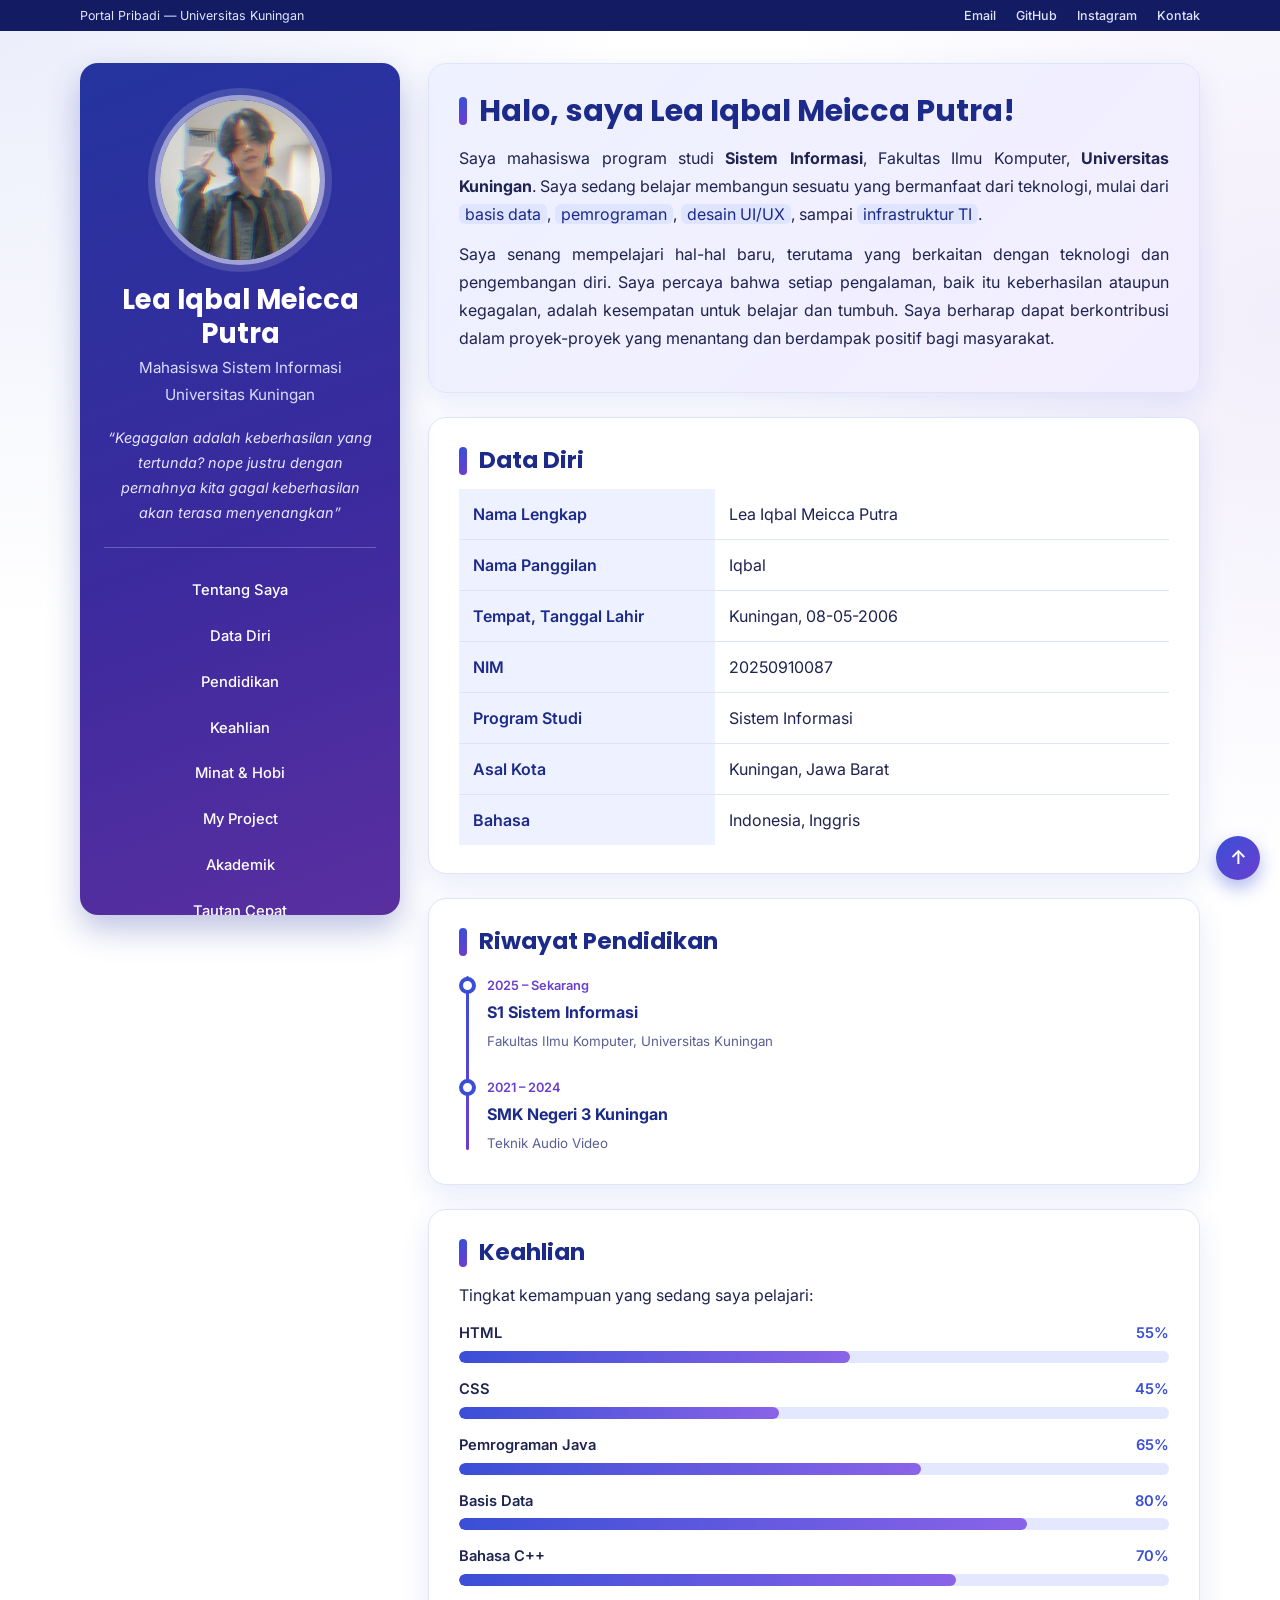
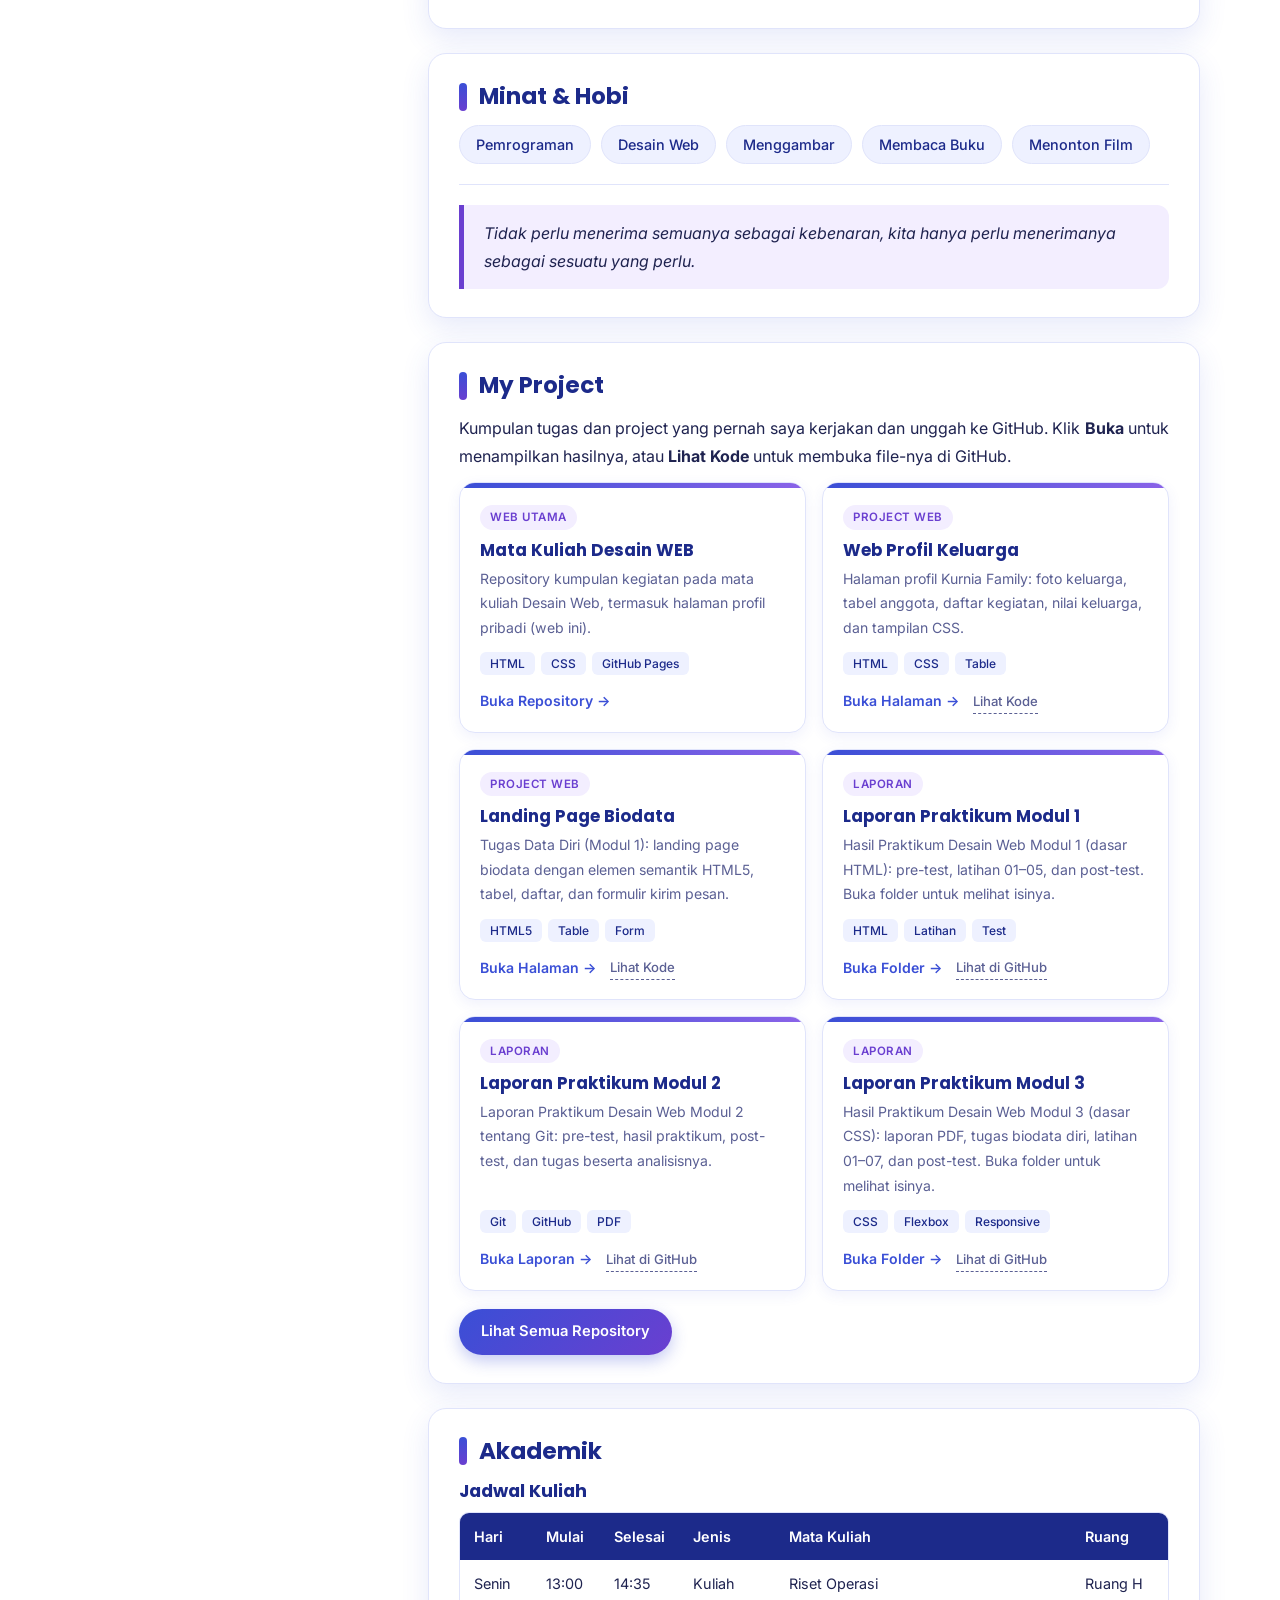
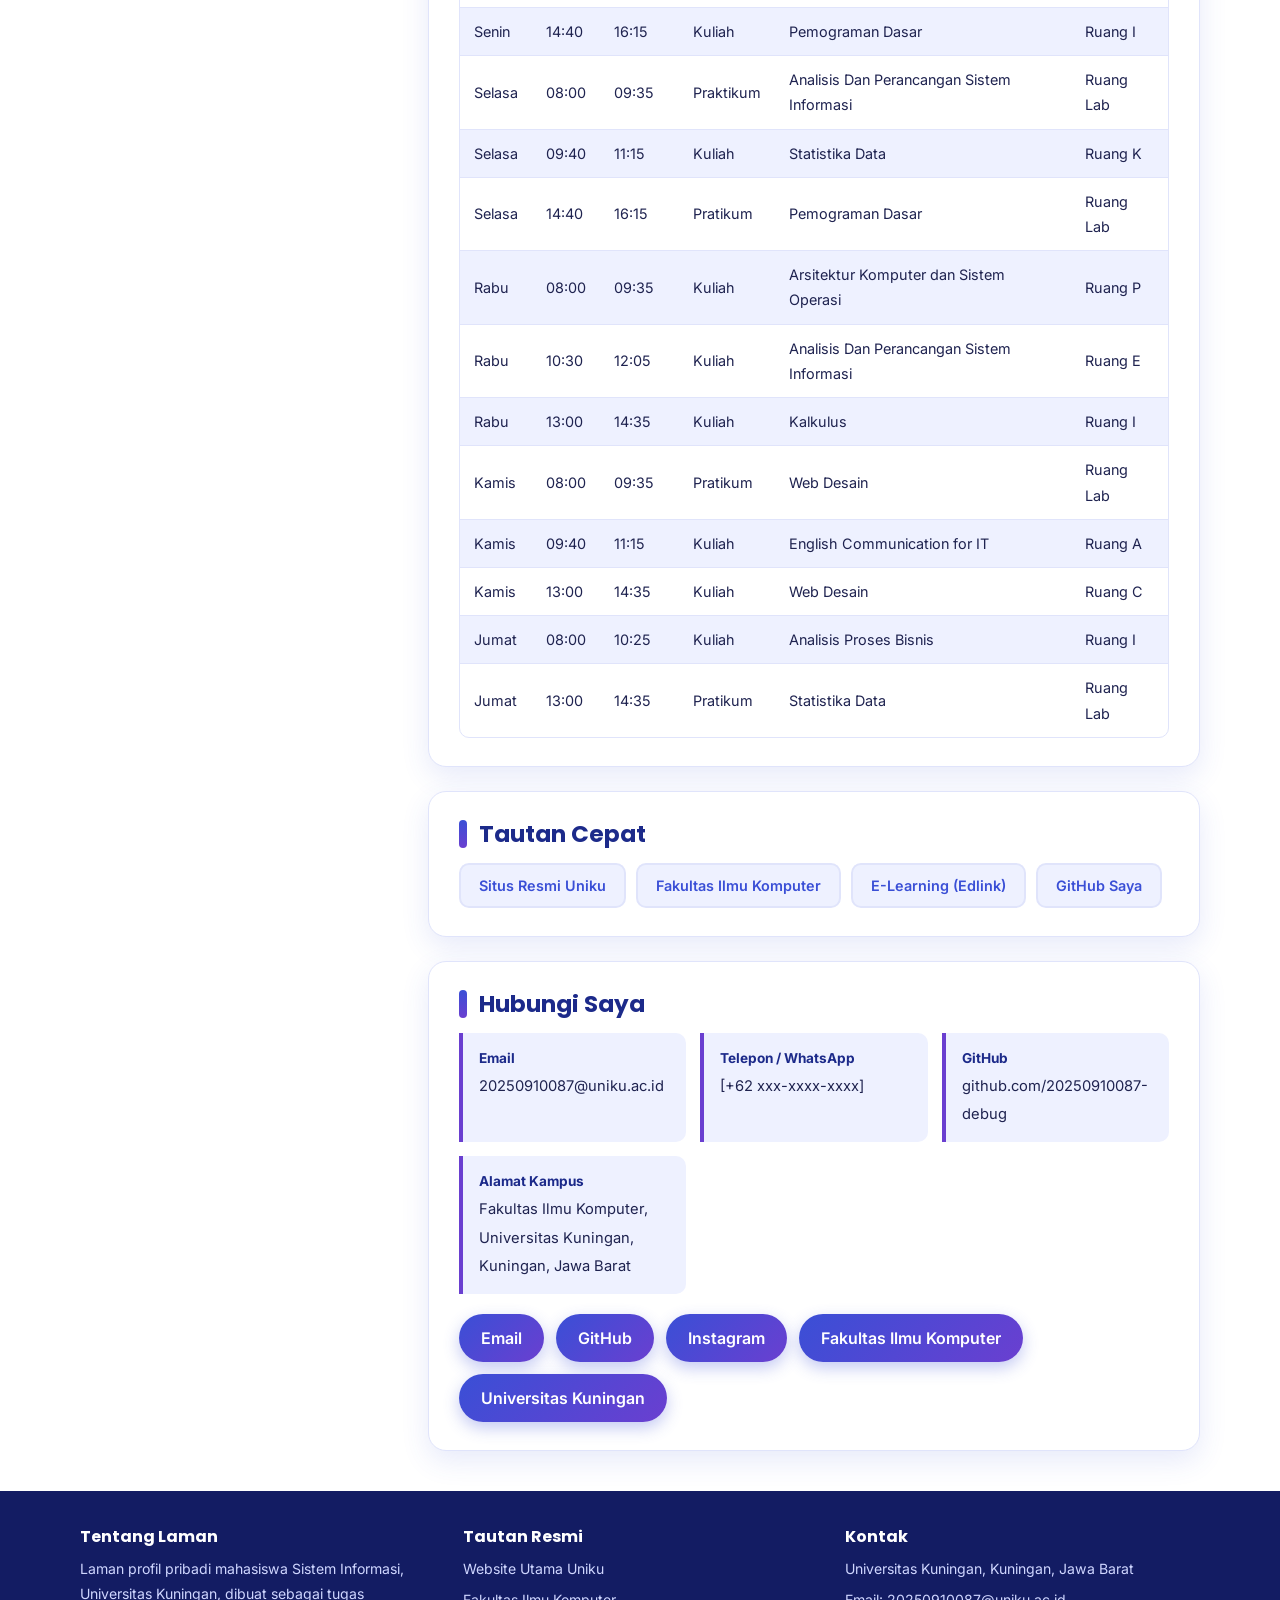
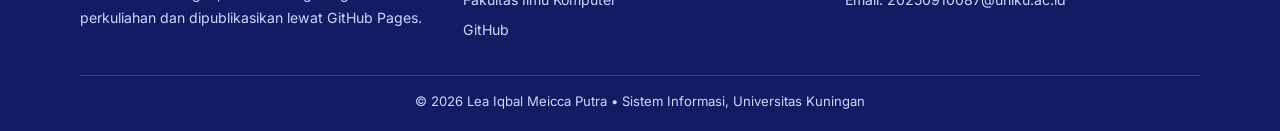
<file: index.html>
<!DOCTYPE html>
<html lang="id">

<head>
    <meta charset="UTF-8">
    <meta name="viewport" content="width=device-width, initial-scale=1">
    <title>Profil | Lea Iqbal Meicca Putra</title>

    <link rel="preconnect" href="https://fonts.googleapis.com">
    <link rel="preconnect" href="https://fonts.gstatic.com" crossorigin>
    <link href="https://fonts.googleapis.com/css2?family=Inter:wght@400;500;600&family=Poppins:wght@500;600;700&display=swap" rel="stylesheet">

    <link rel="stylesheet" href="style.css">
</head>

<body>

    <div class="topbar">
        <div class="wadah">
            <div>Portal Pribadi &mdash; Universitas Kuningan</div>
            <div>
                <a href="mailto:20250910087@uniku.ac.id">Email</a>
                <a href="https://github.com/20250910087-debug" target="_blank" rel="noopener">GitHub</a>
                <a href="https://www.instagram.com/noely_251?mdxt=MWpqMjM2ZGNkaHg0MA==" target="_blank" rel="noopener">Instagram</a>
                <a href="#kontak">Kontak</a>
            </div>
        </div>
    </div>

    <div class="halaman">

        <aside class="profil">

            <img src="asset/photo_profile.jpeg" alt="Foto profil Lea Iqbal Meicca Putra">
            <h1>Lea Iqbal Meicca Putra</h1>
            <p class="peran">Mahasiswa Sistem Informasi<br>Universitas Kuningan</p>
            <p class="tagline">&#8220;Kegagalan adalah keberhasilan yang tertunda? nope justru dengan pernahnya kita gagal keberhasilan akan terasa menyenangkan&#8221;</p>

            <hr>

            <nav>
                <a href="#tentang">Tentang Saya</a>
                <a href="#data-diri">Data Diri</a>
                <a href="#pendidikan">Pendidikan</a>
                <a href="#keahlian">Keahlian</a>
                <a href="#minat">Minat &amp; Hobi</a>
                <a href="#project">My Project</a>
                <a href="#akademik">Akademik</a>
                <a href="#tautan">Tautan Cepat</a>
                <a href="#kontak">Kontak</a>
            </nav>
        </aside>

        <main class="konten">

            <section id="tentang" class="sapaan">
                <h2>Halo, saya Lea Iqbal Meicca Putra!</h2>
                <p>
                    Saya mahasiswa program studi <b>Sistem Informasi</b>, Fakultas Ilmu Komputer,
                    <b>Universitas Kuningan</b>. Saya sedang belajar membangun sesuatu yang bermanfaat
                    dari teknologi, mulai dari <mark>basis data</mark>, <mark>pemrograman</mark>,
                    <mark>desain UI/UX</mark>, sampai <mark>infrastruktur TI</mark>.
                </p>
                <p>
                    Saya senang mempelajari hal-hal baru, terutama yang berkaitan dengan teknologi dan pengembangan diri. Saya percaya bahwa setiap pengalaman, baik itu keberhasilan ataupun kegagalan, adalah kesempatan untuk belajar dan tumbuh. Saya berharap dapat berkontribusi dalam proyek-proyek yang menantang dan berdampak positif bagi masyarakat.
                </p>
            </section>

            <section id="data-diri">
                <h2>Data Diri</h2>
                <table>
                    <tr>
                        <th>Nama Lengkap</th>
                        <td>Lea Iqbal Meicca Putra</td>
                    </tr>
                    <tr>
                        <th>Nama Panggilan</th>
                        <td>Iqbal</td>
                    </tr>
                    <tr>
                        <th>Tempat, Tanggal Lahir</th>
                        <td>Kuningan, 08-05-2006</td>
                    </tr>
                    <tr>
                        <th>NIM</th>
                        <td>20250910087</td>
                    </tr>
                    <tr>
                        <th>Program Studi</th>
                        <td>Sistem Informasi</td>
                    </tr>
                    <tr>
                        <th>Asal Kota</th>
                        <td>Kuningan, Jawa Barat</td>
                    </tr>
                    <tr>
                        <th>Bahasa</th>
                        <td>Indonesia, Inggris</td>
                    </tr>
                </table>
            </section>

            <section id="pendidikan">
                <h2>Riwayat Pendidikan</h2>
                <ol class="timeline">
                    <li>
                        <span class="tahun">2025 &ndash; Sekarang</span>
                        <strong>S1 Sistem Informasi</strong>
                        <small>Fakultas Ilmu Komputer, Universitas Kuningan</small>
                    </li>
                    <li>
                        <span class="tahun">2021 &ndash; 2024</span>
                        <strong>SMK Negeri 3 Kuningan</strong>
                        <small>Teknik Audio Video</small>
                    </li>
                </ol>
            </section>

            <section id="keahlian">
                <h2>Keahlian</h2>
                <p>Tingkat kemampuan yang sedang saya pelajari:</p>

                <div class="skill">
                    <label for="s-html">HTML <span>55%</span></label>
                    <progress id="s-html" value="55" max="100"></progress>
                </div>
                <div class="skill">
                    <label for="s-css">CSS <span>45%</span></label>
                    <progress id="s-css" value="45" max="100"></progress>
                </div>
                <div class="skill">
                    <label for="s-java">Pemrograman Java <span>65%</span></label>
                    <progress id="s-java" value="65" max="100"></progress>
                </div>
                <div class="skill">
                    <label for="s-db">Basis Data <span>80%</span></label>
                    <progress id="s-db" value="80" max="100"></progress>
                </div>
                <div class="skill">
                    <label for="s-cpp">Bahasa C++ <span>70%</span></label>
                    <progress id="s-cpp" value="70" max="100"></progress>
                </div>
            </section>

            <section id="minat">
                <h2>Minat &amp; Hobi</h2>
                <ul class="chip-wrap">
                    <li>Pemrograman</li>
                    <li>Desain Web</li>
                    <li>Menggambar</li>
                    <li>Membaca Buku</li>
                    <li>Menonton Film</li>
                </ul>
                <hr>
                <blockquote>
                   Tidak perlu menerima semuanya sebagai kebenaran, kita hanya perlu menerimanya sebagai sesuatu yang perlu.
                </blockquote>
            </section>

            <section id="project">
                <h2>My Project</h2>
                <p>
                    Kumpulan tugas dan project yang pernah saya kerjakan dan unggah ke GitHub.
                    Klik <b>Buka</b> untuk menampilkan hasilnya, atau <b>Lihat Kode</b> untuk membuka file-nya di GitHub.
                </p>

                <div class="proyek-grid">

                    <div class="proyek">
                        <span class="label-repo">WEB UTAMA</span>
                        <h3>Mata Kuliah Desain WEB</h3>
                        <p>Repository kumpulan kegiatan pada mata kuliah Desain Web, termasuk halaman profil pribadi (web ini).</p>
                        <div class="tag-wrap">
                            <span class="tag">HTML</span>
                            <span class="tag">CSS</span>
                            <span class="tag">GitHub Pages</span>
                        </div>
                        <div class="aksi">
                            <a class="buka" href="https://github.com/20250910087-debug/Mata_Kuliah_Desain_WEB" target="_blank" rel="noopener">Buka Repository &rarr;</a>
                        </div>
                    </div>

                    <div class="proyek">
                        <span class="label-repo">PROJECT WEB</span>
                        <h3>Web Profil Keluarga</h3>
                        <p>Halaman profil Kurnia Family: foto keluarga, tabel anggota, daftar kegiatan, nilai keluarga, dan tampilan CSS.</p>
                        <div class="tag-wrap">
                            <span class="tag">HTML</span>
                            <span class="tag">CSS</span>
                            <span class="tag">Table</span>
                        </div>
                        <div class="aksi">
                            <a class="buka" href="Tugas_Web_Keluarga/index.html" target="_blank" rel="noopener">Buka Halaman &rarr;</a>
                            <a class="kode" href="https://github.com/20250910087-debug/Mata_Kuliah_Desain_WEB/tree/main/Tugas_Web_Keluarga" target="_blank" rel="noopener">Lihat Kode</a>
                        </div>
                    </div>

                    <div class="proyek">
                        <span class="label-repo">PROJECT WEB</span>
                        <h3>Landing Page Biodata</h3>
                        <p>Tugas Data Diri (Modul 1): landing page biodata dengan elemen semantik HTML5, tabel, daftar, dan formulir kirim pesan.</p>
                        <div class="tag-wrap">
                            <span class="tag">HTML5</span>
                            <span class="tag">Table</span>
                            <span class="tag">Form</span>
                        </div>
                        <div class="aksi">
                            <a class="buka" href="Tugas_Data_Diri/Tugas_01_Landing_Page_Biodata.html" target="_blank" rel="noopener">Buka Halaman &rarr;</a>
                            <a class="kode" href="https://github.com/20250910087-debug/Mata_Kuliah_Desain_WEB/blob/main/Tugas_Data_Diri/Tugas_01_Landing_Page_Biodata.html" target="_blank" rel="noopener">Lihat Kode</a>
                        </div>
                    </div>

                    <div class="proyek">
                        <span class="label-repo">LAPORAN</span>
                        <h3>Laporan Praktikum Modul 1</h3>
                        <p>Hasil Praktikum Desain Web Modul 1 (dasar HTML): pre-test, latihan 01&ndash;05, dan post-test. Buka folder untuk melihat isinya.</p>
                        <div class="tag-wrap">
                            <span class="tag">HTML</span>
                            <span class="tag">Latihan</span>
                            <span class="tag">Test</span>
                        </div>
                        <div class="aksi">
                            <a class="buka" href="Laporan_Pratikum/Modul_1/index.html">Buka Folder &rarr;</a>
                            <a class="kode" href="https://github.com/20250910087-debug/Mata_Kuliah_Desain_WEB/tree/main/Laporan_Pratikum/Modul_1" target="_blank" rel="noopener">Lihat di GitHub</a>
                        </div>
                    </div>

                    <div class="proyek">
                        <span class="label-repo">LAPORAN</span>
                        <h3>Laporan Praktikum Modul 2</h3>
                        <p>Laporan Praktikum Desain Web Modul 2 tentang Git: pre-test, hasil praktikum, post-test, dan tugas beserta analisisnya.</p>
                        <div class="tag-wrap">
                            <span class="tag">Git</span>
                            <span class="tag">GitHub</span>
                            <span class="tag">PDF</span>
                        </div>
                        <div class="aksi">
                            <a class="buka" href="Laporan_Pratikum/Modul_2/Laporan_Praktikum_Desain_Web_Modul_2_Lea_Iqbal.pdf" target="_blank" rel="noopener">Buka Laporan &rarr;</a>
                            <a class="kode" href="https://github.com/20250910087-debug/Mata_Kuliah_Desain_WEB/blob/main/Laporan_Pratikum/Modul_2/Laporan_Praktikum_Desain_Web_Modul_2_Lea_Iqbal.pdf" target="_blank" rel="noopener">Lihat di GitHub</a>
                        </div>
                    </div>

                    <div class="proyek">
                        <span class="label-repo">LAPORAN</span>
                        <h3>Laporan Praktikum Modul 3</h3>
                        <p>Hasil Praktikum Desain Web Modul 3 (dasar CSS): laporan PDF, tugas biodata diri, latihan 01&ndash;07, dan post-test. Buka folder untuk melihat isinya.</p>
                        <div class="tag-wrap">
                            <span class="tag">CSS</span>
                            <span class="tag">Flexbox</span>
                            <span class="tag">Responsive</span>
                        </div>
                        <div class="aksi">
                            <a class="buka" href="Laporan_Pratikum/Modul_3/index.html">Buka Folder &rarr;</a>
                            <a class="kode" href="https://github.com/20250910087-debug/Mata_Kuliah_Desain_WEB/tree/main/Laporan_Pratikum/Modul_3" target="_blank" rel="noopener">Lihat di GitHub</a>
                        </div>
                    </div>

                </div>

                <a class="tombol" href="https://github.com/20250910087-debug?tab=repositories" target="_blank" rel="noopener">Lihat Semua Repository</a>
            </section>

            <section id="akademik">
                <h2>Akademik</h2>
                <h3>Jadwal Kuliah</h3>

                <div class="tabel-wrap">
                    <table class="tabel-jadwal">
                        <thead>
                            <tr>
                                <th>Hari</th>
                                <th>Mulai</th>
                                <th>Selesai</th>
                                <th>Jenis</th>
                                <th>Mata Kuliah</th>
                                <th>Ruang</th>
                            </tr>
                        </thead>
                        <tbody>
                            <tr>
                                <td>Senin</td>
                                <td>13:00</td>
                                <td>14:35</td>
                                <td>Kuliah</td>
                                <td>Riset Operasi</td>
                                <td>Ruang H</td>
                            </tr>
                            <tr>
                                <td>Senin</td>
                                <td>14:40</td>
                                <td>16:15</td>
                                <td>Kuliah</td>
                                <td>Pemograman Dasar</td>
                                <td>Ruang I</td>
                            </tr>
                            <tr>
                                <td>Selasa</td>
                                <td>08:00</td>
                                <td>09:35</td>
                                <td>Praktikum</td>
                                <td>Analisis Dan Perancangan Sistem Informasi</td>
                                <td>Ruang Lab</td>
                            </tr>
                            <tr>
                                <td>Selasa</td>
                                <td>09:40</td>
                                <td>11:15</td>
                                <td>Kuliah</td>
                                <td>Statistika Data</td>
                                <td>Ruang K</td>
                            </tr>
                            <tr>
                                <td>Selasa</td>
                                <td>14:40</td>
                                <td>16:15</td>
                                <td>Pratikum</td>
                                <td>Pemograman Dasar</td>
                                <td>Ruang Lab</td>
                            </tr>
                            <tr>
                                <td>Rabu</td>
                                <td>08:00</td>
                                <td>09:35</td>
                                <td>Kuliah</td>
                                <td>Arsitektur Komputer dan Sistem Operasi</td>
                                <td>Ruang P</td>
                            </tr>
                            <tr>
                                <td>Rabu</td>
                                <td>10:30</td>
                                <td>12:05</td>
                                <td>Kuliah</td>
                                <td>Analisis Dan Perancangan Sistem Informasi</td>
                                <td>Ruang E</td>
                            </tr>
                            <tr>
                                <td>Rabu</td>
                                <td>13:00</td>
                                <td>14:35</td>
                                <td>Kuliah</td>
                                <td>Kalkulus</td>
                                <td>Ruang I</td>
                            </tr>
                            <tr>
                                <td>Kamis</td>
                                <td>08:00</td>
                                <td>09:35</td>
                                <td>Pratikum</td>
                                <td>Web Desain</td>
                                <td>Ruang Lab</td>
                            </tr>
                            <tr>
                                <td>Kamis</td>
                                <td>09:40</td>
                                <td>11:15</td>
                                <td>Kuliah</td>
                                <td>English Communication for IT</td>
                                <td>Ruang A</td>
                            </tr>
                            <tr>
                                <td>Kamis</td>
                                <td>13:00</td>
                                <td>14:35</td>
                                <td>Kuliah</td>
                                <td>Web Desain</td>
                                <td>Ruang C</td>
                            </tr>
                            <tr>
                                <td>Jumat</td>
                                <td>08:00</td>
                                <td>10:25</td>
                                <td>Kuliah</td>
                                <td>Analisis Proses Bisnis</td>
                                <td>Ruang I</td>
                            </tr>
                            <tr>
                                <td>Jumat</td>
                                <td>13:00</td>
                                <td>14:35</td>
                                <td>Pratikum</td>
                                <td>Statistika Data</td>
                                <td>Ruang Lab</td>
                            </tr>
                        </tbody>
                    </table>
                </div>
            </section>

            <section id="tautan">
                <h2>Tautan Cepat</h2>
                <ul class="tautan-cepat">
                    <li><a href="https://uniku.ac.id" target="_blank" rel="noopener">Situs Resmi Uniku</a></li>
                    <li><a href="https://fkom.uniku.ac.id/id/" target="_blank" rel="noopener">Fakultas Ilmu Komputer</a></li>
                    <li><a href="https://edlink.id" target="_blank" rel="noopener">E-Learning (Edlink)</a></li>
                    <li><a href="https://github.com/20250910087-debug" target="_blank" rel="noopener">GitHub Saya</a></li>
                </ul>
            </section>

            <section id="kontak">
                <h2>Hubungi Saya</h2>

                <div class="kontak-info">
                    <div>
                        <strong>Email</strong>
                        <span>20250910087@uniku.ac.id</span>
                    </div>
                    <div>
                        <strong>Telepon / WhatsApp</strong>
                        <span>[+62 xxx-xxxx-xxxx]</span>
                    </div>
                    <div>
                        <strong>GitHub</strong>
                        <span>github.com/20250910087-debug</span>
                    </div>
                    <div>
                        <strong>Alamat Kampus</strong>
                        <span>Fakultas Ilmu Komputer, Universitas Kuningan, Kuningan, Jawa Barat</span>
                    </div>
                </div>

                <ul class="kontak">
                    <li><a href="mailto:20250910087@uniku.ac.id" title="Kirim email">Email</a></li>
                    <li><a href="https://github.com/20250910087-debug" target="_blank" rel="noopener" title="Buka GitHub">GitHub</a></li>
                    <li><a href="https://www.instagram.com/noely_251?mdxt=MWpqMjM2ZGNkaHg0MA==" target="_blank" rel="noopener" title="Buka Instagram">Instagram</a></li>
                    <li><a href="https://fkom.uniku.ac.id/id/" target="_blank" rel="noopener" title="Website Fakultas Ilmu Komputer">Fakultas Ilmu Komputer</a></li>
                    <li><a href="https://uniku.ac.id" target="_blank" rel="noopener" title="Website Universitas Kuningan">Universitas Kuningan</a></li>
                </ul>
            </section>

        </main>
    </div>

    <footer class="footer">
        <div class="wadah">
            <div class="footer-grid">
                <div>
                    <h4>Tentang Laman</h4>
                    <p>Laman profil pribadi mahasiswa Sistem Informasi, Universitas Kuningan, dibuat sebagai tugas perkuliahan dan dipublikasikan lewat GitHub Pages.</p>
                </div>
                <div>
                    <h4>Tautan Resmi</h4>
                    <ul>
                        <li><a href="https://uniku.ac.id" target="_blank" rel="noopener">Website Utama Uniku</a></li>
                        <li><a href="https://fkom.uniku.ac.id/id/" target="_blank" rel="noopener">Fakultas Ilmu Komputer</a></li>
                        <li><a href="https://github.com/20250910087-debug" target="_blank" rel="noopener">GitHub</a></li>
                    </ul>
                </div>
                <div>
                    <h4>Kontak</h4>
                    <p>Universitas Kuningan, Kuningan, Jawa Barat</p>
                    <p>Email: <a href="mailto:20250910087@uniku.ac.id">20250910087@uniku.ac.id</a></p>
                </div>
            </div>
            <div class="footer-bawah">
                &copy; 2026 Lea Iqbal Meicca Putra &bull; Sistem Informasi, Universitas Kuningan
            </div>
        </div>
    </footer>

    <a class="ke-atas" href="#" title="Kembali ke atas">&uarr;</a>

</body>

</html>
</file>
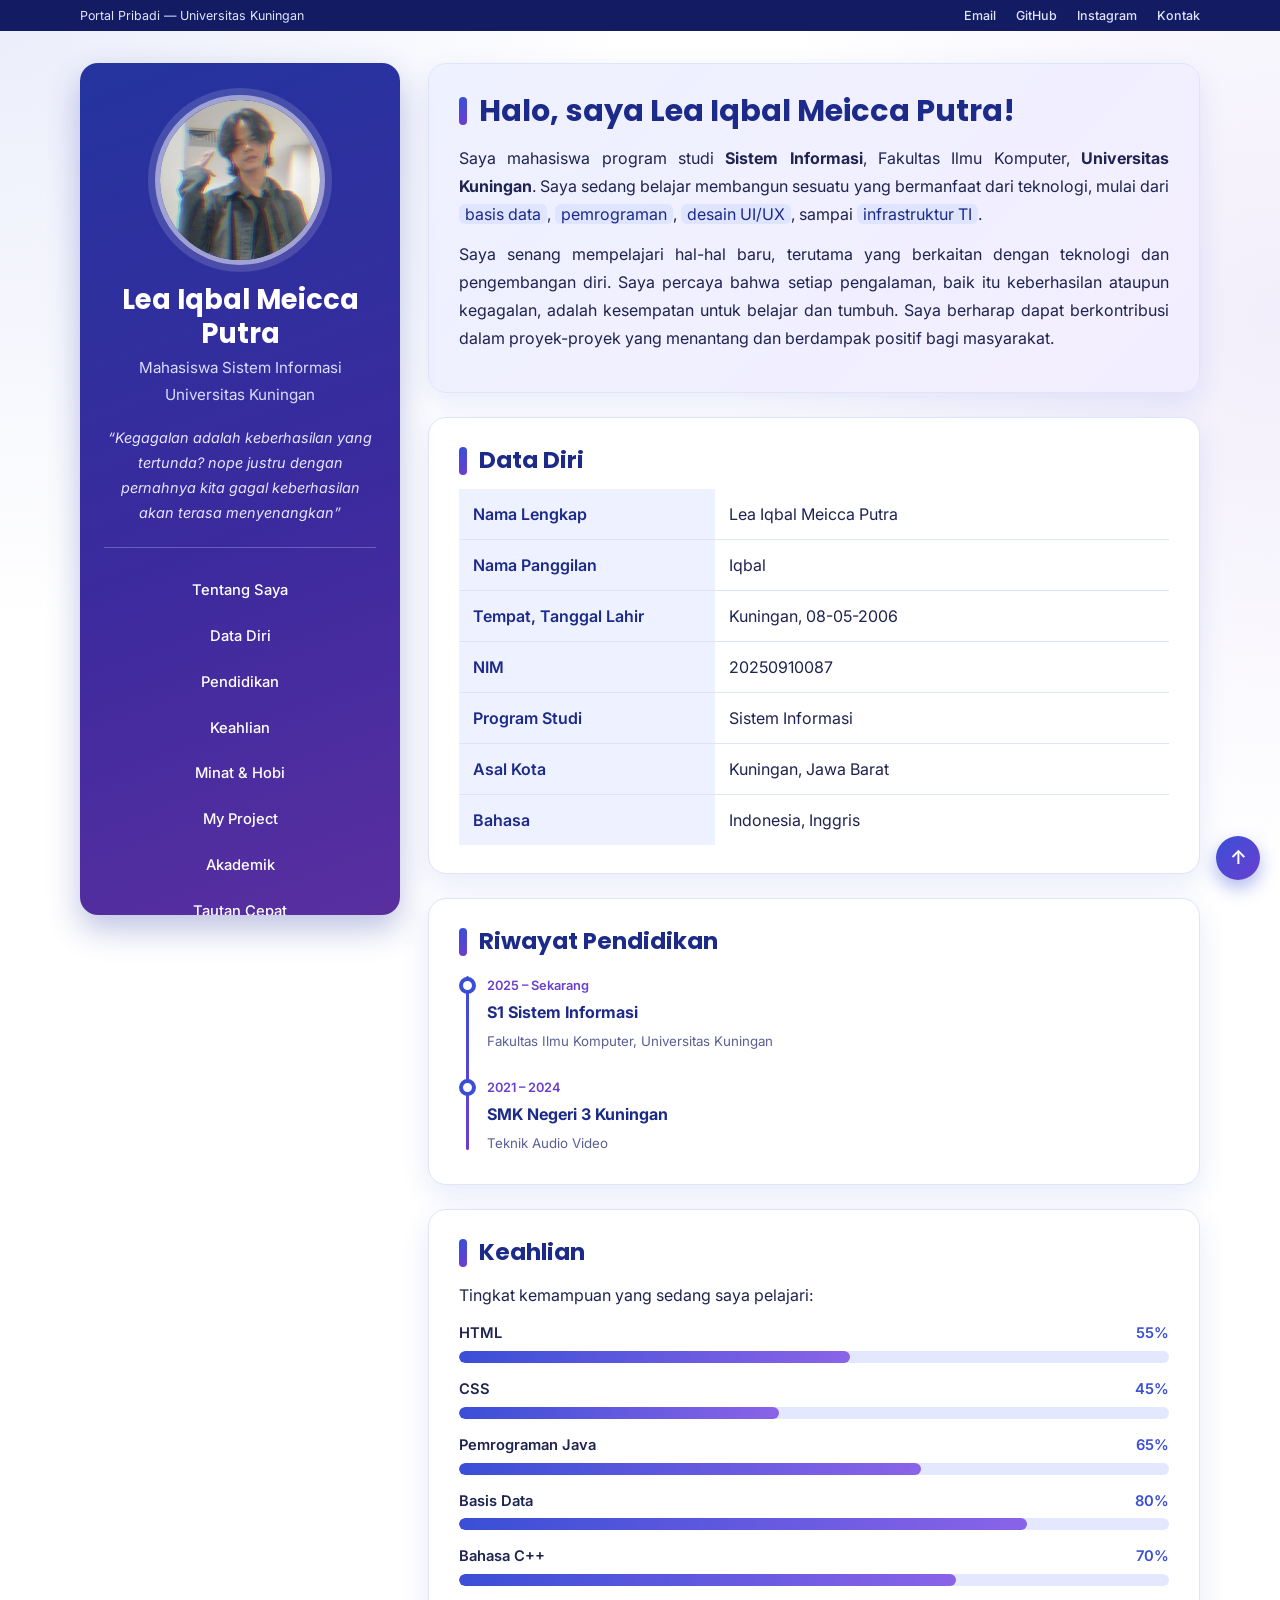
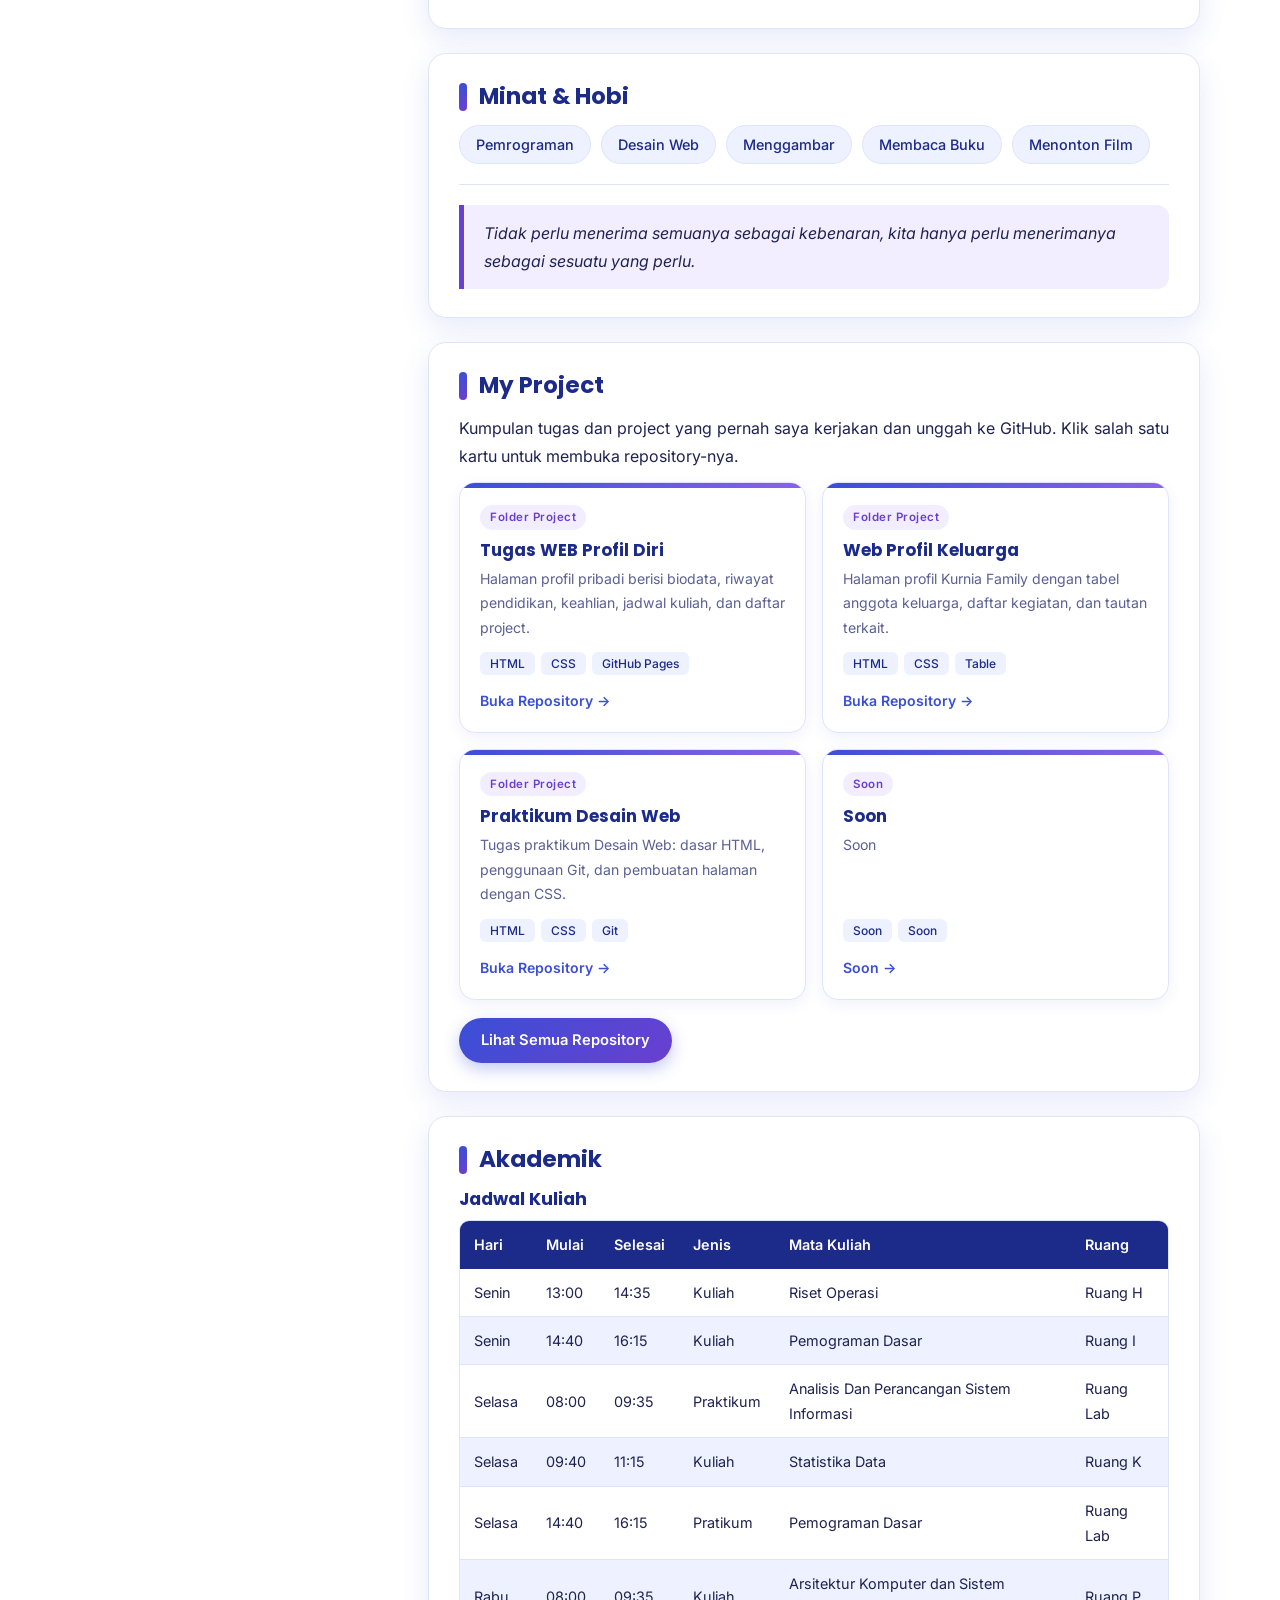
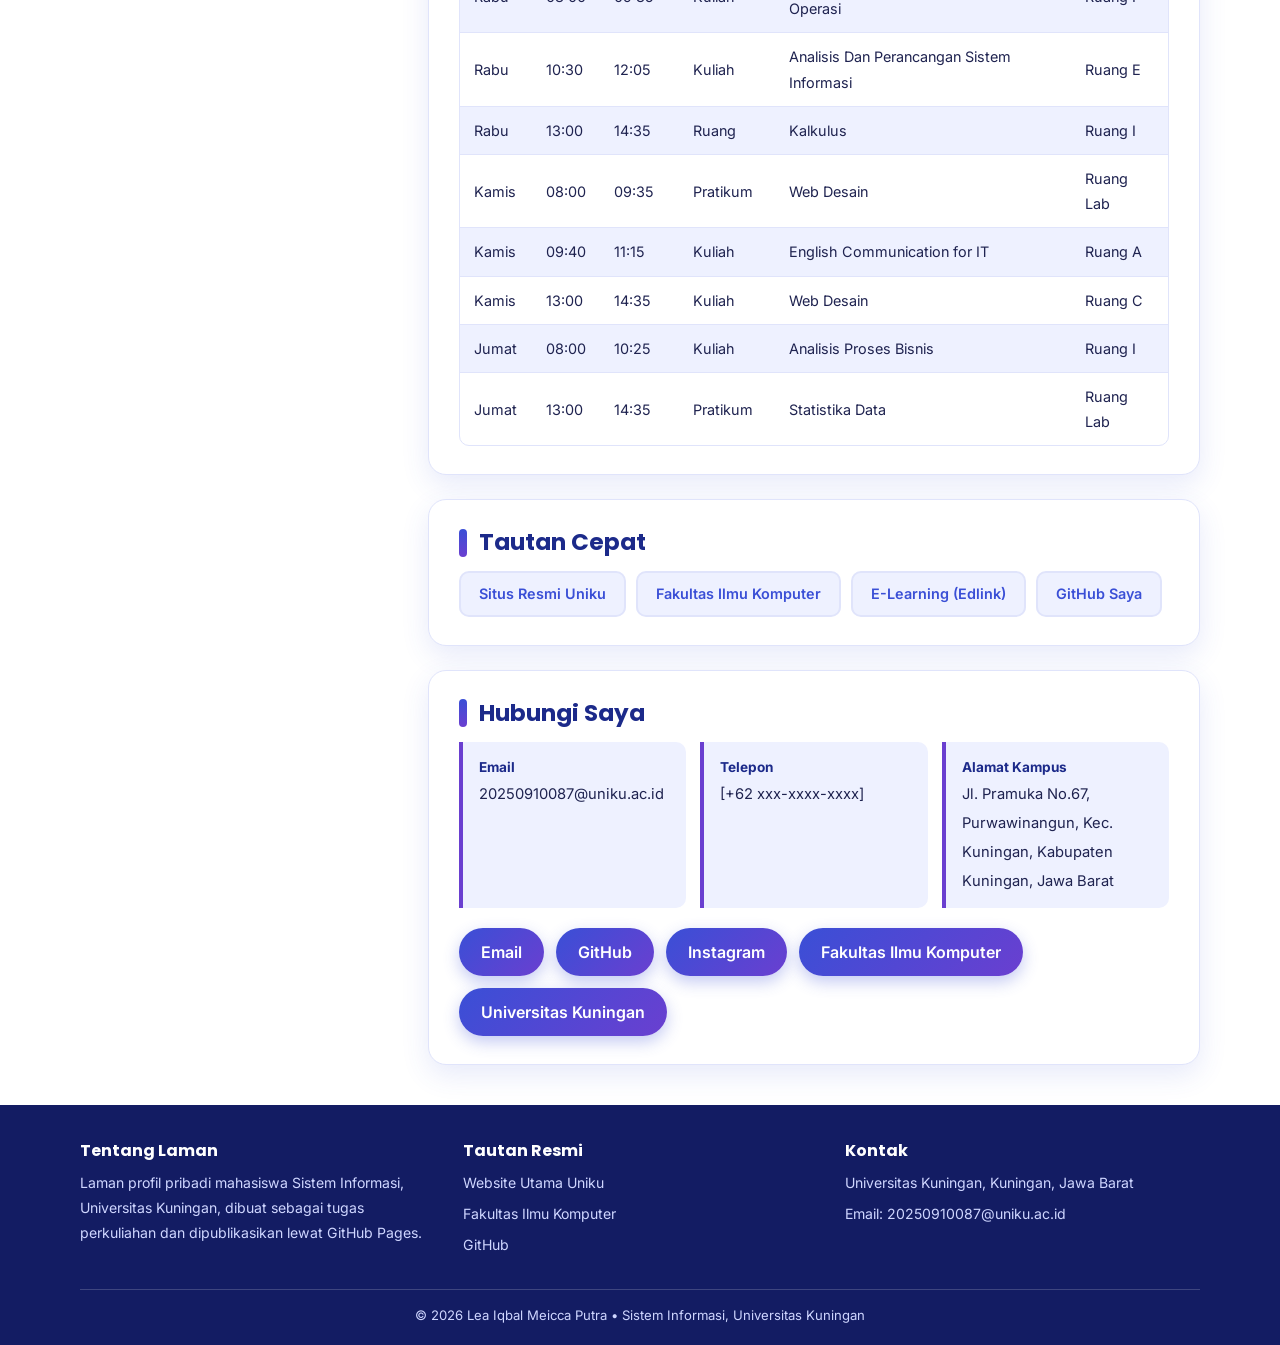
<file: Tugas_Data_Diri/index.html>
<!DOCTYPE html>
<html lang="id">

<head>
    <meta charset="UTF-8">
    <meta name="viewport" content="width=device-width, initial-scale=1">
    <title>Profil | Lea Iqbal Meicca Putra</title>

    <link rel="preconnect" href="https://fonts.googleapis.com">
    <link rel="preconnect" href="https://fonts.gstatic.com" crossorigin>
    <link href="https://fonts.googleapis.com/css2?family=Inter:wght@400;500;600&family=Poppins:wght@500;600;700&display=swap" rel="stylesheet">

    <link rel="stylesheet" href="style.css">
</head>

<body>

    <!-- ===================== TOP BAR (BARU) ===================== -->
    <div class="topbar">
        <div class="wadah">
            <div>Portal Pribadi &mdash; Universitas Kuningan</div>
            <div>
                <a href="mailto:20250910087@uniku.ac.id">Email</a>
                <a href="https://github.com/20250910087-debug" target="_blank" rel="noopener">GitHub</a>
                <a href="https://www.instagram.com/noely_251?mdxt=MWpqMjM2ZGNkaHg0MA==" target="_blank" rel="noopener">Instagram</a>
                <a href="#kontak">Kontak</a>
            </div>
        </div>
    </div>

    <div class="halaman">

        <!-- ===================== KARTU PROFIL (KIRI) ===================== -->
        <aside class="profil">
            <!-- Letakkan foto di folder asset/ dengan nama photo_profile.jpeg -->
            <img src="asset/photo_profile.jpeg" alt="Foto profil Lea Iqbal Meicca Putra">
            <h1>Lea Iqbal Meicca Putra</h1>
            <p class="peran">Mahasiswa Sistem Informasi<br>Universitas Kuningan</p>
            <p class="tagline">&#8220;Kegagalan adalah keberhasilan yang tertunda? nope justru dengan pernahnya kita gagal keberhasilan akan terasa menyenangkan&#8221;</p>

            <hr>

            <nav>
                <a href="#tentang">Tentang Saya</a>
                <a href="#data-diri">Data Diri</a>
                <a href="#pendidikan">Pendidikan</a>
                <a href="#keahlian">Keahlian</a>
                <a href="#minat">Minat &amp; Hobi</a>
                <a href="#project">My Project</a>
                <a href="#akademik">Akademik</a>
                <a href="#tautan">Tautan Cepat</a>
                <a href="#kontak">Kontak</a>
            </nav>
        </aside>

        <!-- ===================== KONTEN (KANAN) ===================== -->
        <main class="konten">

            <section id="tentang" class="sapaan">
                <h2>Halo, saya Lea Iqbal Meicca Putra!</h2>
                <p>
                    Saya mahasiswa program studi <b>Sistem Informasi</b>, Fakultas Ilmu Komputer,
                    <b>Universitas Kuningan</b>. Saya sedang belajar membangun sesuatu yang bermanfaat
                    dari teknologi, mulai dari <mark>basis data</mark>, <mark>pemrograman</mark>,
                    <mark>desain UI/UX</mark>, sampai <mark>infrastruktur TI</mark>.
                </p>
                <p>
                    Saya senang mempelajari hal-hal baru, terutama yang berkaitan dengan teknologi dan pengembangan diri. Saya percaya bahwa setiap pengalaman, baik itu keberhasilan ataupun kegagalan, adalah kesempatan untuk belajar dan tumbuh. Saya berharap dapat berkontribusi dalam proyek-proyek yang menantang dan berdampak positif bagi masyarakat.
                </p>
            </section>

            <section id="data-diri">
                <h2>Data Diri</h2>
                <table>
                    <tr>
                        <th>Nama Lengkap</th>
                        <td>Lea Iqbal Meicca Putra</td>
                    </tr>
                    <tr>
                        <th>Nama Panggilan</th>
                        <td>Iqbal</td>
                    </tr>
                    <tr>
                        <th>Tempat, Tanggal Lahir</th>
                        <td>Kuningan, 08-05-2006</td>
                    </tr>
                    <tr>
                        <th>NIM</th>
                        <td>20250910087</td>
                    </tr>
                    <tr>
                        <th>Program Studi</th>
                        <td>Sistem Informasi</td>
                    </tr>
                    <tr>
                        <th>Asal Kota</th>
                        <td>Kuningan, Jawa Barat</td>
                    </tr>
                    <tr>
                        <th>Bahasa</th>
                        <td>Indonesia, Inggris</td>
                    </tr>
                </table>
            </section>

            <section id="pendidikan">
                <h2>Riwayat Pendidikan</h2>
                <ol class="timeline">
                    <li>
                        <span class="tahun">2025 &ndash; Sekarang</span>
                        <strong>S1 Sistem Informasi</strong>
                        <small>Fakultas Ilmu Komputer, Universitas Kuningan</small>
                    </li>
                    <li>
                        <span class="tahun">2021 &ndash; 2024</span>
                        <strong>SMK Negeri 3 Kuningan</strong>
                        <small>Teknik Audio Video</small>
                    </li>
                </ol>
            </section>

            <section id="keahlian">
                <h2>Keahlian</h2>
                <p>Tingkat kemampuan yang sedang saya pelajari:</p>

                <div class="skill">
                    <label for="s-html">HTML <span>55%</span></label>
                    <progress id="s-html" value="55" max="100"></progress>
                </div>
                <div class="skill">
                    <label for="s-css">CSS <span>45%</span></label>
                    <progress id="s-css" value="45" max="100"></progress>
                </div>
                <div class="skill">
                    <label for="s-java">Pemrograman Java <span>65%</span></label>
                    <progress id="s-java" value="65" max="100"></progress>
                </div>
                <div class="skill">
                    <label for="s-db">Basis Data <span>80%</span></label>
                    <progress id="s-db" value="80" max="100"></progress>
                </div>
                <div class="skill">
                    <label for="s-cpp">Bahasa C++ <span>70%</span></label>
                    <progress id="s-cpp" value="70" max="100"></progress>
                </div>
            </section>

            <section id="minat">
                <h2>Minat &amp; Hobi</h2>
                <ul class="chip-wrap">
                    <li>Pemrograman</li>
                    <li>Desain Web</li>
                    <li>Menggambar</li>
                    <li>Membaca Buku</li>
                    <li>Menonton Film</li>
                </ul>
                <hr>
                <blockquote>
                   Tidak perlu menerima semuanya sebagai kebenaran, kita hanya perlu menerimanya sebagai sesuatu yang perlu.
                </blockquote>
            </section>

            <!-- ===================== MY PROJECT (BARU) ===================== -->
            <section id="project">
                <h2>My Project</h2>
                <p>
                    Kumpulan tugas dan project yang pernah saya kerjakan dan unggah ke GitHub.
                    Klik salah satu kartu untuk membuka repository-nya.
                </p>

                <div class="proyek-grid">

                    <!--
                        CARA MENAMBAH PROJECT: salin satu blok <a class="proyek"> ... </a>,
                        lalu ganti href, judul, deskripsi, dan tag-nya.
                        Link repository berbentuk:
                        https://github.com/20250910087-debug/NAMA-REPOSITORY
                    -->

                    <!-- Project 1: web ini sendiri -->
                    <a class="proyek" href="https://github.com/20250910087-debug/Tugas_WEB_Profil_Diri" target="_blank" rel="noopener">
                        <span class="label-repo">Folder Project</span>
                        <h3>Tugas WEB Profil Diri</h3>
                        <p>Halaman profil pribadi berisi biodata, riwayat pendidikan, keahlian, jadwal kuliah, dan daftar project.</p>
                        <div class="tag-wrap">
                            <span class="tag">HTML</span>
                            <span class="tag">CSS</span>
                            <span class="tag">GitHub Pages</span>
                        </div>
                        <span class="buka">Buka Repository &rarr;</span>
                    </a>

                    <!-- Project 2: GANTI href dengan link repository Anda -->
                    <a class="proyek" href="https://github.com/20250910087-debug?tab=repositories" target="_blank" rel="noopener">
                        <span class="label-repo">Folder Project</span>
                        <h3>Web Profil Keluarga</h3>
                        <p>Halaman profil Kurnia Family dengan tabel anggota keluarga, daftar kegiatan, dan tautan terkait.</p>
                        <div class="tag-wrap">
                            <span class="tag">HTML</span>
                            <span class="tag">CSS</span>
                            <span class="tag">Table</span>
                        </div>
                        <span class="buka">Buka Repository &rarr;</span>
                    </a>

                    <!-- Project 3: GANTI href dengan link repository Anda -->
                    <a class="proyek" href="https://github.com/20250910087-debug?tab=repositories" target="_blank" rel="noopener">
                        <span class="label-repo">Folder Project</span>
                        <h3>Praktikum Desain Web</h3>
                        <p>Tugas praktikum Desain Web: dasar HTML, penggunaan Git, dan pembuatan halaman dengan CSS.</p>
                        <div class="tag-wrap">
                            <span class="tag">HTML</span>
                            <span class="tag">CSS</span>
                            <span class="tag">Git</span>
                        </div>
                        <span class="buka">Buka Repository &rarr;</span>
                    </a>

                    <a class="proyek" href="https://github.com/20250910087-debug?tab=repositories" target="_blank" rel="noopener">
                        <span class="label-repo">Soon</span>
                        <h3>Soon</h3>
                        <p>Soon</p>
                        <div class="tag-wrap">
                            <span class="tag">Soon</span>
                            <span class="tag">Soon</span>
                        </div>
                        <span class="buka">Soon &rarr;</span>
                    </a>

                </div>

                <a class="tombol" href="https://github.com/20250910087-debug?tab=repositories" target="_blank" rel="noopener">Lihat Semua Repository</a>
            </section>

            <!-- ===================== AKADEMIK (BARU) ===================== -->
            <section id="akademik">
                <h2>Akademik</h2>
                <h3>Jadwal Kuliah</h3>

                <div class="tabel-wrap">
                    <table class="tabel-jadwal">
                        <thead>
                            <tr>
                                <th>Hari</th>
                                <th>Mulai</th>
                                <th>Selesai</th>
                                <th>Jenis</th>
                                <th>Mata Kuliah</th>
                                <th>Ruang</th>
                            </tr>
                        </thead>
                        <tbody>
                            <tr>
                                <td>Senin</td>
                                <td>13:00</td>
                                <td>14:35</td>
                                <td>Kuliah</td>
                                <td>Riset Operasi</td>
                                <td>Ruang H</td>
                            </tr>
                            <tr>
                                <td>Senin</td>
                                <td>14:40</td>
                                <td>16:15</td>
                                <td>Kuliah</td>
                                <td>Pemograman Dasar</td>
                                <td>Ruang I</td>
                            </tr>
                            <tr>
                                <td>Selasa</td>
                                <td>08:00</td>
                                <td>09:35</td>
                                <td>Praktikum</td>
                                <td>Analisis Dan Perancangan Sistem Informasi</td>
                                <td>Ruang Lab</td>
                            </tr>
                            <tr>
                                <td>Selasa</td>
                                <td>09:40</td>
                                <td>11:15</td>
                                <td>Kuliah</td>
                                <td>Statistika Data</td>
                                <td>Ruang K</td>
                            </tr>
                            <tr>
                                <td>Selasa</td>
                                <td>14:40</td>
                                <td>16:15</td>
                                <td>Pratikum</td>
                                <td>Pemograman Dasar</td>
                                <td>Ruang Lab</td>
                            </tr>
                            <tr>
                                <td>Rabu</td>
                                <td>08:00</td>
                                <td>09:35</td>
                                <td>Kuliah</td>
                                <td>Arsitektur Komputer dan Sistem Operasi</td>
                                <td>Ruang P</td>
                            </tr>
                            <tr>
                                <td>Rabu</td>
                                <td>10:30</td>
                                <td>12:05</td>
                                <td>Kuliah</td>
                                <td>Analisis Dan Perancangan Sistem Informasi</td>
                                <td>Ruang E</td>
                            </tr>
                            <tr>
                                <td>Rabu</td>
                                <td>13:00</td>
                                <td>14:35</td>
                                <td>Ruang</td>
                                <td>Kalkulus</td>
                                <td>Ruang I</td>
                            </tr>
                            <tr>
                                <td>Kamis</td>
                                <td>08:00</td>
                                <td>09:35</td>
                                <td>Pratikum</td>
                                <td>Web Desain</td>
                                <td>Ruang Lab</td>
                            </tr>
                            <tr>
                                <td>Kamis</td>
                                <td>09:40</td>
                                <td>11:15</td>
                                <td>Kuliah</td>
                                <td>English Communication for IT</td>
                                <td>Ruang A</td>
                            </tr>
                            <tr>
                                <td>Kamis</td>
                                <td>13:00</td>
                                <td>14:35</td>
                                <td>Kuliah</td>
                                <td>Web Desain</td>
                                <td>Ruang C</td>
                            </tr>
                            <tr>
                                <td>Jumat</td>
                                <td>08:00</td>
                                <td>10:25</td>
                                <td>Kuliah</td>
                                <td>Analisis Proses Bisnis</td>
                                <td>Ruang I</td>
                            </tr>
                            <tr>
                                <td>Jumat</td>
                                <td>13:00</td>
                                <td>14:35</td>
                                <td>Pratikum</td>
                                <td>Statistika Data</td>
                                <td>Ruang Lab</td>
                            </tr>
                        </tbody>
                    </table>
                </div>
            </section>

            <!-- ===================== TAUTAN CEPAT (BARU) ===================== -->
            <section id="tautan">
                <h2>Tautan Cepat</h2>
                <ul class="tautan-cepat">
                    <li><a href="https://uniku.ac.id" target="_blank" rel="noopener">Situs Resmi Uniku</a></li>
                    <li><a href="https://fkom.uniku.ac.id/id/" target="_blank" rel="noopener">Fakultas Ilmu Komputer</a></li>
                    <li><a href="https://edlink.id" target="_blank" rel="noopener">E-Learning (Edlink)</a></li>
                    <li><a href="https://github.com/20250910087-debug" target="_blank" rel="noopener">GitHub Saya</a></li>
                </ul>
            </section>

            <!-- ===================== KONTAK ===================== -->
            <section id="kontak">
                <h2>Hubungi Saya</h2>

                <div class="kontak-info">
                    <div>
                        <strong>Email</strong>
                        <span>20250910087@uniku.ac.id</span>
                    </div>
                    <div>
                        <strong>Telepon</strong>
                        <span>[+62 xxx-xxxx-xxxx]</span>
                    </div>
                    <div>
                        <strong>Alamat Kampus</strong>
                        <span>Jl. Pramuka No.67, Purwawinangun, Kec. Kuningan, Kabupaten Kuningan, Jawa Barat</span>
                    </div>
                </div>

                <ul class="kontak">
                    <li><a href="mailto:20250910087@uniku.ac.id" title="Kirim email">Email</a></li>
                    <li><a href="https://github.com/20250910087-debug" target="_blank" rel="noopener" title="Buka GitHub">GitHub</a></li>
                    <li><a href="https://www.instagram.com/noely_251?mdxt=MWpqMjM2ZGNkaHg0MA==" target="_blank" rel="noopener" title="Buka Instagram">Instagram</a></li>
                    <li><a href="https://fkom.uniku.ac.id/id/" target="_blank" rel="noopener" title="Website Fakultas Ilmu Komputer">Fakultas Ilmu Komputer</a></li>
                    <li><a href="https://uniku.ac.id" target="_blank" rel="noopener" title="Website Universitas Kuningan">Universitas Kuningan</a></li>
                </ul>
            </section>

        </main>
    </div>

    <footer class="footer">
        <div class="wadah">
            <div class="footer-grid">
                <div>
                    <h4>Tentang Laman</h4>
                    <p>Laman profil pribadi mahasiswa Sistem Informasi, Universitas Kuningan, dibuat sebagai tugas perkuliahan dan dipublikasikan lewat GitHub Pages.</p>
                </div>
                <div>
                    <h4>Tautan Resmi</h4>
                    <ul>
                        <li><a href="https://uniku.ac.id" target="_blank" rel="noopener">Website Utama Uniku</a></li>
                        <li><a href="https://fkom.uniku.ac.id/id/" target="_blank" rel="noopener">Fakultas Ilmu Komputer</a></li>
                        <li><a href="https://github.com/20250910087-debug" target="_blank" rel="noopener">GitHub</a></li>
                    </ul>
                </div>
                <div>
                    <h4>Kontak</h4>
                    <p>Universitas Kuningan, Kuningan, Jawa Barat</p>
                    <p>Email: <a href="mailto:20250910087@uniku.ac.id">20250910087@uniku.ac.id</a></p>
                </div>
            </div>
            <div class="footer-bawah">
                &copy; 2026 Lea Iqbal Meicca Putra &bull; Sistem Informasi, Universitas Kuningan
            </div>
        </div>
    </footer>

    <a class="ke-atas" href="#" title="Kembali ke atas">&uarr;</a>

</body>

</html>
</file>
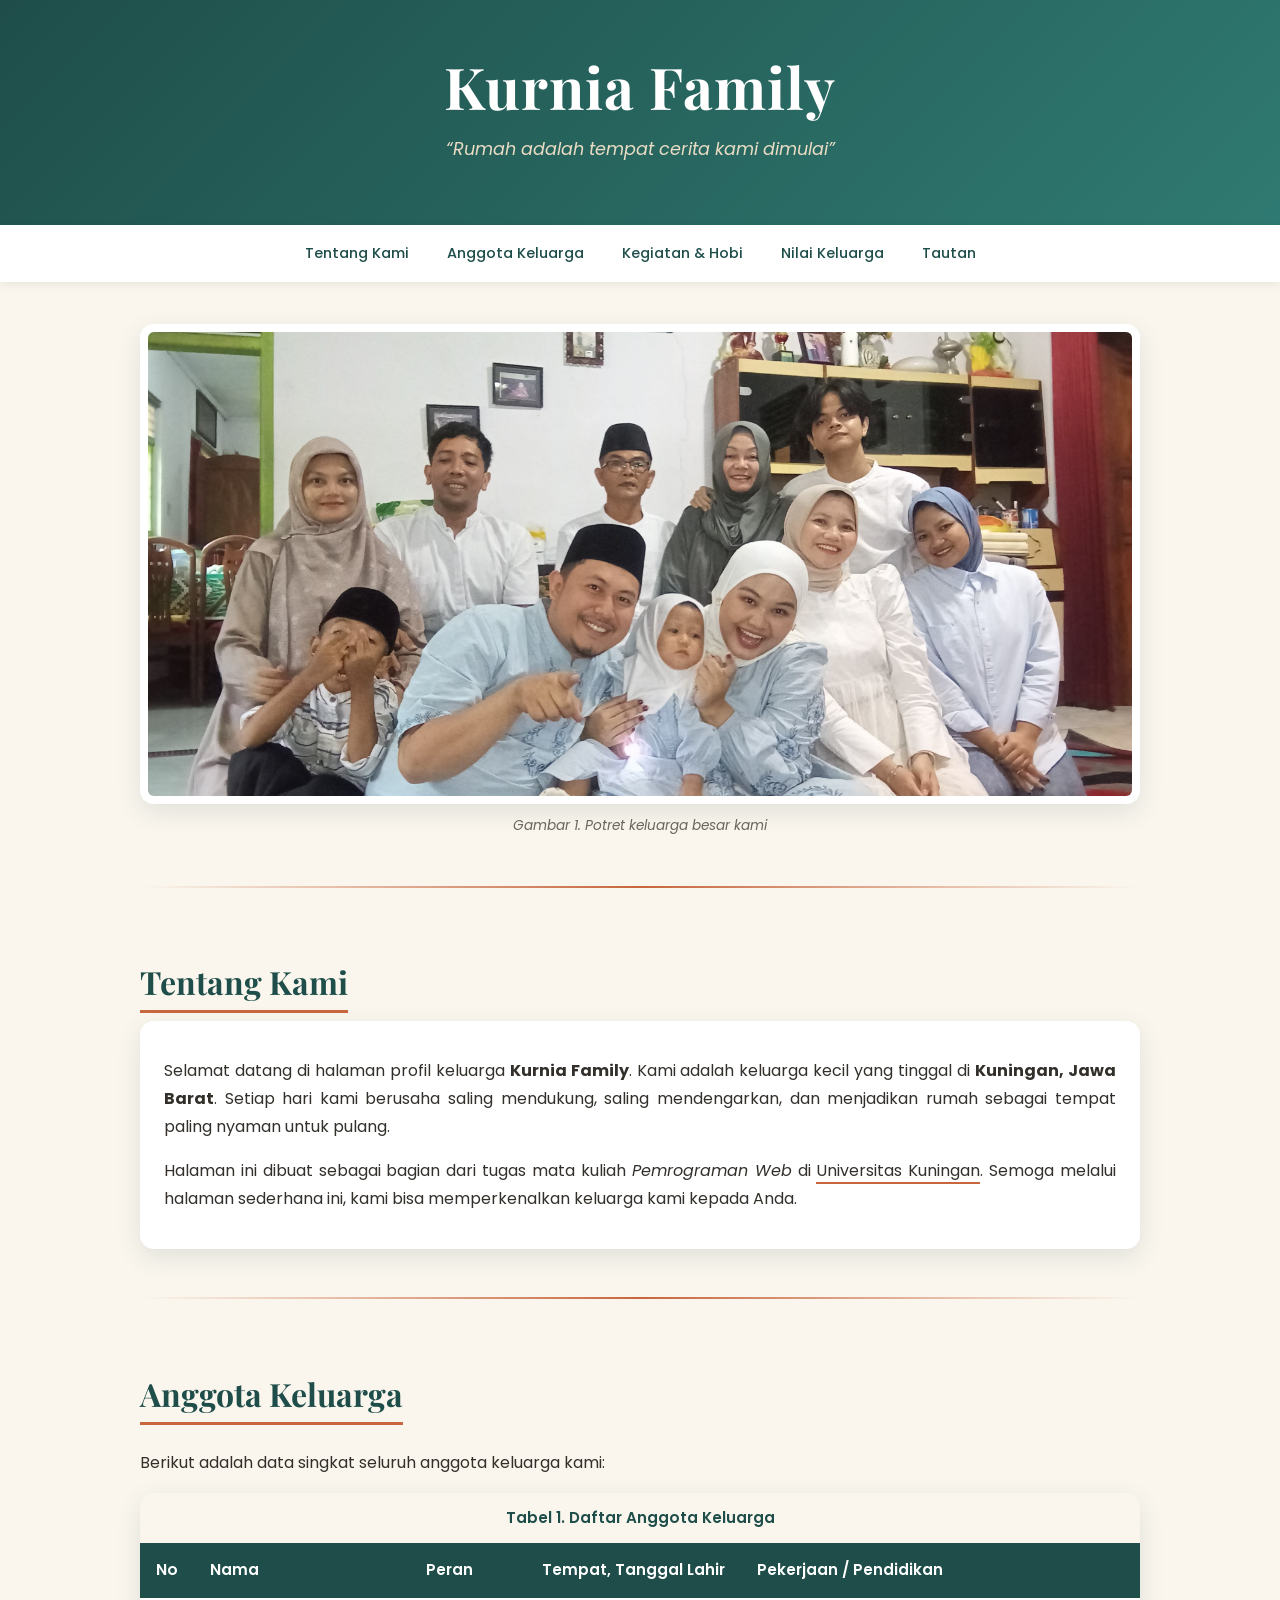
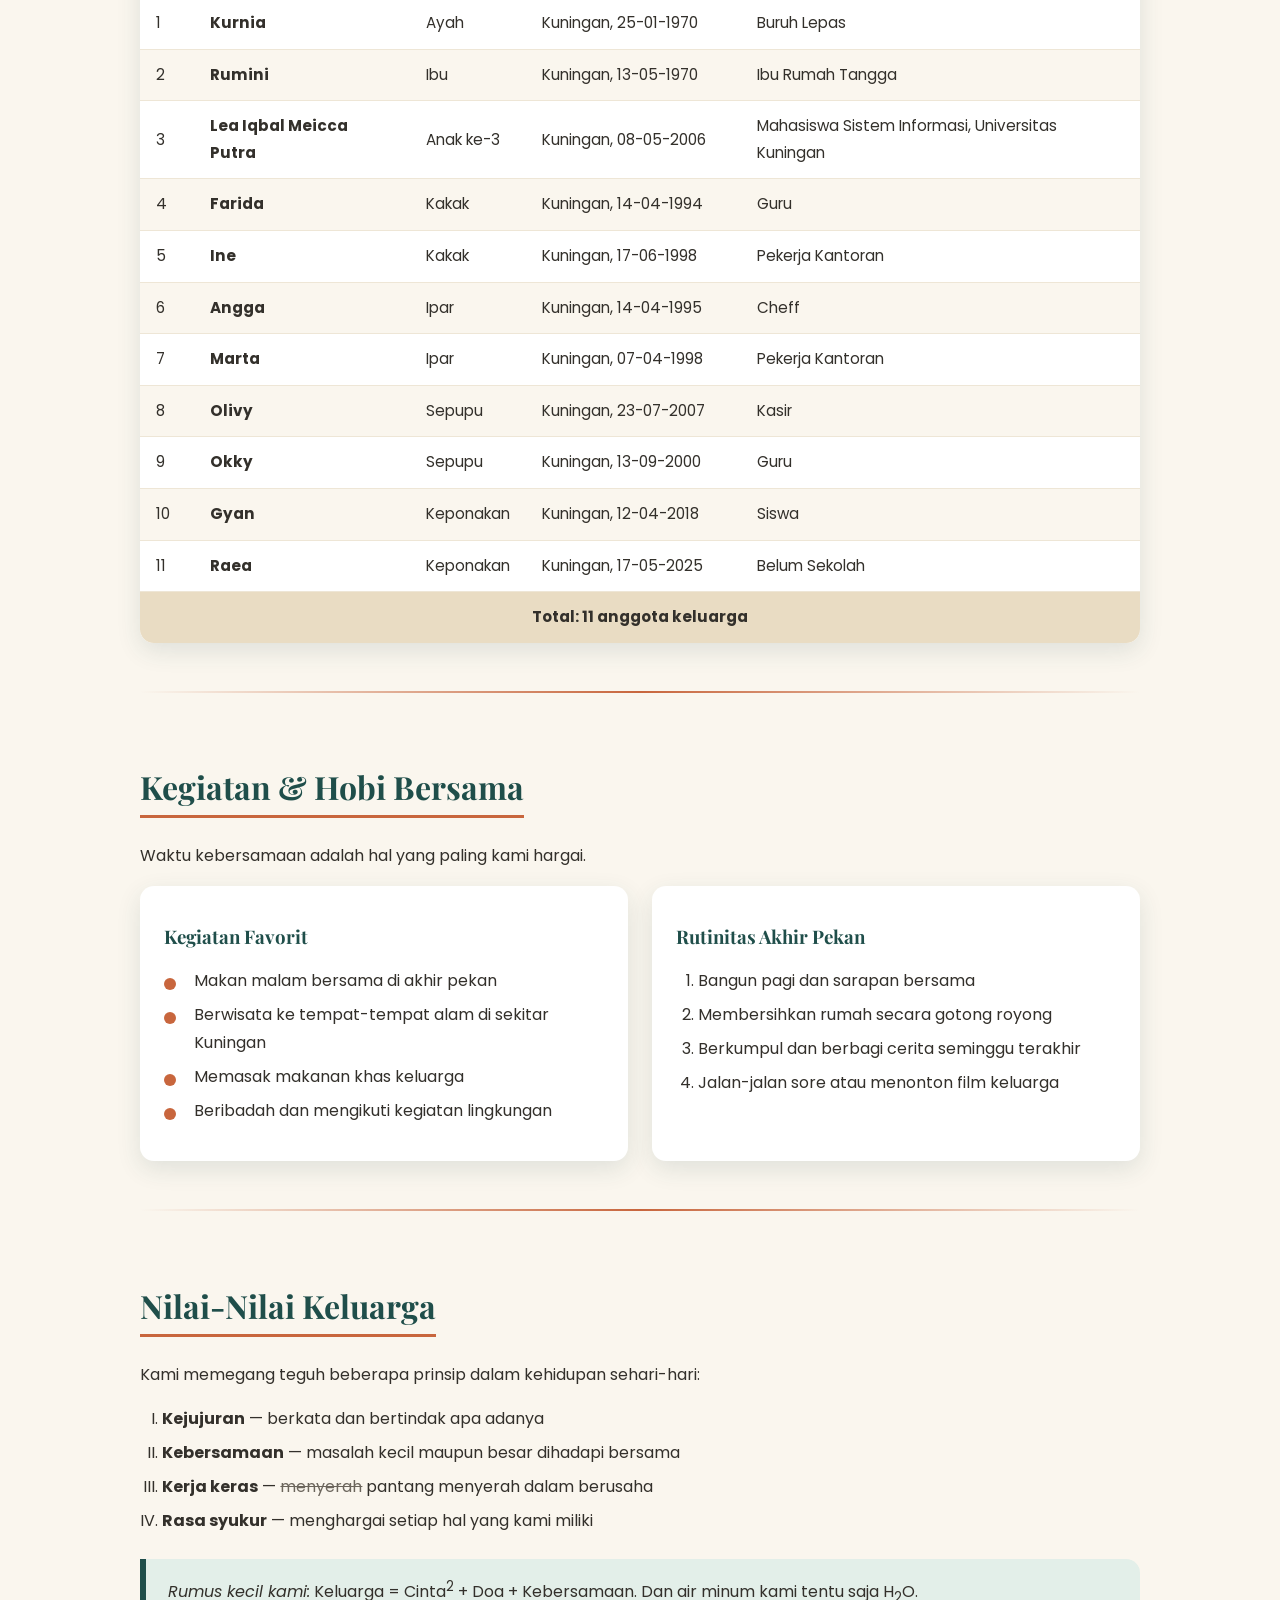
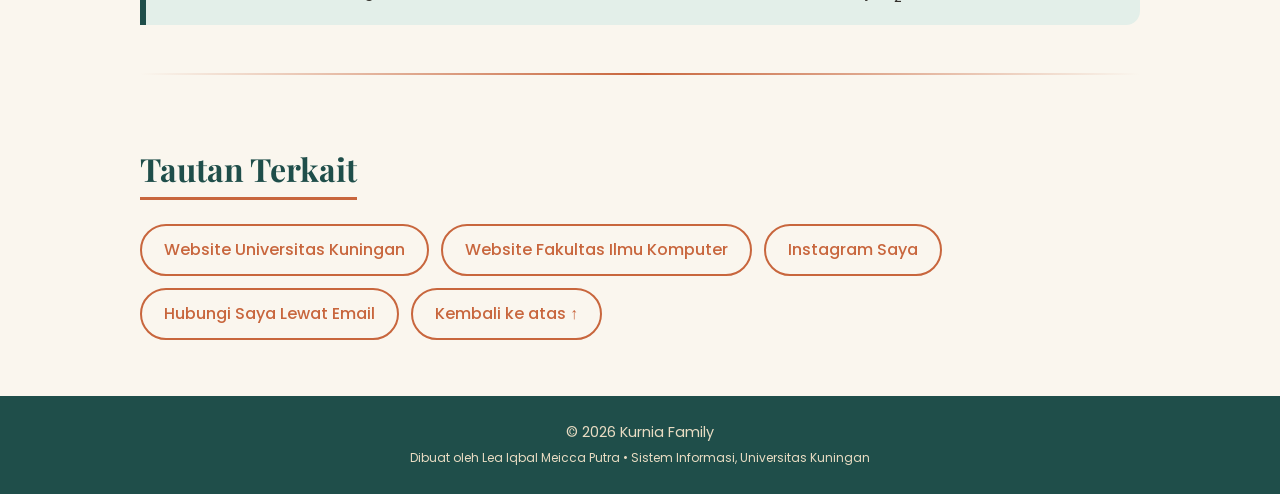
<file: Tugas_Web_Keluarga/index.html>
<!DOCTYPE html>
<html lang="id">

<head>
    <meta charset="UTF-8">
    <meta name="viewport" content="width=device-width, initial-scale=1">
    <title>Kurnia Family</title>

    <link rel="preconnect" href="https://fonts.googleapis.com">
    <link rel="preconnect" href="https://fonts.gstatic.com" crossorigin>
    <link href="https://fonts.googleapis.com/css2?family=Playfair+Display:wght@600;700&family=Poppins:wght@400;500;600&display=swap" rel="stylesheet">

    <link rel="stylesheet" href="style.css">
</head>

<body>

    <header class="header">
        <h1>Kurnia Family</h1>
        <p class="motto"><i>&#8220;Rumah adalah tempat cerita kami dimulai&#8221;</i></p>
    </header>

    <nav class="menu">
        <a href="#tentang">Tentang Kami</a>
        <a href="#anggota">Anggota Keluarga</a>
        <a href="#kegiatan">Kegiatan &amp; Hobi</a>
        <a href="#nilai">Nilai Keluarga</a>
        <a href="#tautan">Tautan</a>
    </nav>

    <main class="konten">
    <br> 
    <br>
    <br>
    <br>
    
        <figure class="foto">
            <img src="IMG-20250331-WA0089.jpg" alt="Foto keluarga Kurnia Family dalam format landscape">
            <figcaption>Gambar 1. Potret keluarga besar kami</figcaption>
        </figure>

        <hr>

        <section id="tentang">
            <h2>Tentang Kami</h2>
            <div class="kartu">
                <p>
                    Selamat datang di halaman profil keluarga <b>Kurnia Family</b>.
                    Kami adalah keluarga kecil yang tinggal di <strong>Kuningan, Jawa Barat</strong>.
                    Setiap hari kami berusaha saling mendukung, saling mendengarkan, dan
                    menjadikan rumah sebagai tempat paling nyaman untuk pulang.
                </p>
                <p>
                    Halaman ini dibuat sebagai bagian dari tugas mata kuliah
                    <i>Pemrograman Web</i> di <ins>Universitas Kuningan</ins>.
                    Semoga melalui halaman sederhana ini, kami bisa memperkenalkan
                    keluarga kami kepada Anda.
                </p>
            </div>
        </section>

        <hr>

        <section id="anggota">
            <h2>Anggota Keluarga</h2>
            <p>Berikut adalah data singkat seluruh anggota keluarga kami:</p>

            <div class="tabel-wrap">
                <table>
                    <caption>Tabel 1. Daftar Anggota Keluarga</caption>
                    <thead>
                        <tr>
                            <th>No</th>
                            <th>Nama</th>
                            <th>Peran</th>
                            <th>Tempat, Tanggal Lahir</th>
                            <th>Pekerjaan / Pendidikan</th>
                        </tr>
                    </thead>
                    <tbody>
                        <tr>
                            <td data-label="No">1</td>
                            <td data-label="Nama"><b>Kurnia</b></td>
                            <td data-label="Peran">Ayah</td>
                            <td data-label="TTL">Kuningan, 25-01-1970</td>
                            <td data-label="Pekerjaan">Buruh Lepas</td>
                        </tr>
                        <tr>
                            <td data-label="No">2</td>
                            <td data-label="Nama"><b>Rumini</b></td>
                            <td data-label="Peran">Ibu</td>
                            <td data-label="TTL">Kuningan, 13-05-1970</td>
                            <td data-label="Pekerjaan">Ibu Rumah Tangga</td>
                        </tr>
                        <tr>
                            <td data-label="No">3</td>
                            <td data-label="Nama"><b>Lea Iqbal Meicca Putra</b></td>
                            <td data-label="Peran">Anak ke-3</td>
                            <td data-label="TTL">Kuningan, 08-05-2006</td>
                            <td data-label="Pendidikan">Mahasiswa Sistem Informasi, Universitas Kuningan</td>
                        </tr>
                        <tr>
                            <td data-label="No">4</td>
                            <td data-label="Nama"><b>Farida</b></td>
                            <td data-label="Peran">Kakak</td>
                            <td data-label="TTL">Kuningan, 14-04-1994</td>
                            <td data-label="Pekerjaan">Guru</td>
                        </tr>
                        <tr>
                            <td data-label="No">5</td>
                            <td data-label="Nama"><b>Ine</b></td>
                            <td data-label="Peran">Kakak</td>
                            <td data-label="TTL">Kuningan, 17-06-1998</td>
                            <td data-label="Pekerjaan">Pekerja Kantoran</td>
                        </tr>
                        <tr>
                            <td data-label="No">6</td>
                            <td data-label="Nama"><b>Angga</b></td>
                            <td data-label="Peran">Ipar</td>
                            <td data-label="TTL">Kuningan, 14-04-1995</td>
                            <td data-label="Pekerjaan">Cheff</td>
                        </tr>
                        <tr>
                            <td data-label="No">7</td>
                            <td data-label="Nama"><b>Marta</b></td>
                            <td data-label="Peran">Ipar</td>
                            <td data-label="TTL">Kuningan, 07-04-1998</td>
                            <td data-label="Pekerjaan">Pekerja Kantoran</td>
                        </tr>
                        <tr>
                            <td data-label="No">8</td>
                            <td data-label="Nama"><b>Olivy</b></td>
                            <td data-label="Peran">Sepupu</td>
                            <td data-label="TTL">Kuningan, 23-07-2007</td>
                            <td data-label="Pekerjaan">Kasir</td>
                        </tr>
                        <tr>
                            <td data-label="No">9</td>
                            <td data-label="Nama"><b>Okky</b></td>
                            <td data-label="Peran">Sepupu</td>
                            <td data-label="TTL">Kuningan, 13-09-2000</td>
                            <td data-label="Pekerjaan">Guru</td>
                        </tr>
                        <tr>
                            <td data-label="No">10</td>
                            <td data-label="Nama"><b>Gyan</b></td>
                            <td data-label="Peran">Keponakan</td>
                            <td data-label="TTL">Kuningan, 12-04-2018</td>
                            <td data-label="Pendidikan">Siswa</td>
                        </tr>
                        <tr>
                            <td data-label="No">11</td>
                            <td data-label="Nama"><b>Raea</b></td>
                            <td data-label="Peran">Keponakan</td>
                            <td data-label="TTL">Kuningan, 17-05-2025</td>
                            <td data-label="Pendidikan">Belum Sekolah</td>
                        </tr>
                    </tbody>
                    <tfoot>
                        <tr>
                            <td colspan="5"><b>Total: 11 anggota keluarga</b></td>
                        </tr>
                    </tfoot>
                </table>
            </div>
        </section>

        <hr>
        <section id="kegiatan">
            <h2>Kegiatan &amp; Hobi Bersama</h2>
            <p>Waktu kebersamaan adalah hal yang paling kami hargai.</p>

            <div class="dua-kolom">
                <div class="kartu">
                    <h3>Kegiatan Favorit</h3>
                    <ul class="daftar">
                        <li>Makan malam bersama di akhir pekan</li>
                        <li>Berwisata ke tempat-tempat alam di sekitar Kuningan</li>
                        <li>Memasak makanan khas keluarga</li>
                        <li>Beribadah dan mengikuti kegiatan lingkungan</li>
                    </ul>
                </div>

                <div class="kartu">
                    <h3>Rutinitas Akhir Pekan</h3>
                    <ol type="1">
                        <li>Bangun pagi dan sarapan bersama</li>
                        <li>Membersihkan rumah secara gotong royong</li>
                        <li>Berkumpul dan berbagi cerita seminggu terakhir</li>
                        <li>Jalan-jalan sore atau menonton film keluarga</li>
                    </ol>
                </div>
            </div>
        </section>

        <hr>
        <section id="nilai">
            <h2>Nilai-Nilai Keluarga</h2>
            <p>Kami memegang teguh beberapa prinsip dalam kehidupan sehari-hari:</p>
            <ol type="I">
                <li><b>Kejujuran</b> &mdash; berkata dan bertindak apa adanya</li>
                <li><b>Kebersamaan</b> &mdash; masalah kecil maupun besar dihadapi bersama</li>
                <li><b>Kerja keras</b> &mdash; <del>menyerah</del> pantang menyerah dalam berusaha</li>
                <li><b>Rasa syukur</b> &mdash; menghargai setiap hal yang kami miliki</li>
            </ol>
            <p class="kutipan">
                <i>Rumus kecil kami:</i> Keluarga = Cinta<sup>2</sup> + Doa + Kebersamaan.
                Dan air minum kami tentu saja H<sub>2</sub>O.
            </p>
        </section>

        <hr>

        <section id="tautan">
            <h2>Tautan Terkait</h2>
            <ul class="tautan">
                <li><a href="https://uniku.ac.id" target="_blank" title="Website resmi Universitas Kuningan">Website Universitas Kuningan</a></li>
                <li><a href="https://fkom.uniku.ac.id/id/" target="_blank" title="Website resmi Fakultas Ilmu Komputer">Website Fakultas Ilmu Komputer</a></li>
                <li><a href="https://www.instagram.com/noely_251?mdxt=MWpqMjM2ZGNkaHg0MA==" target="_blank" title="Buka Instagram">Instagram Saya</a></li>
                <li><a href="mailto:20250910087@uniku.ac.id" title="Kirim email kepada kami">Hubungi Saya Lewat Email</a></li>
                <li><a href="#" title="Kembali ke bagian paling atas">Kembali ke atas &uarr;</a></li>
            </ul>
        </section>

    </main>

    <footer class="footer">
        <p>
            &copy; 2026 Kurnia Family<br>
            <small>Dibuat oleh Lea Iqbal Meicca Putra &bull; Sistem Informasi, Universitas Kuningan</small>
        </p>
    </footer>

</body>

</html>
</file>
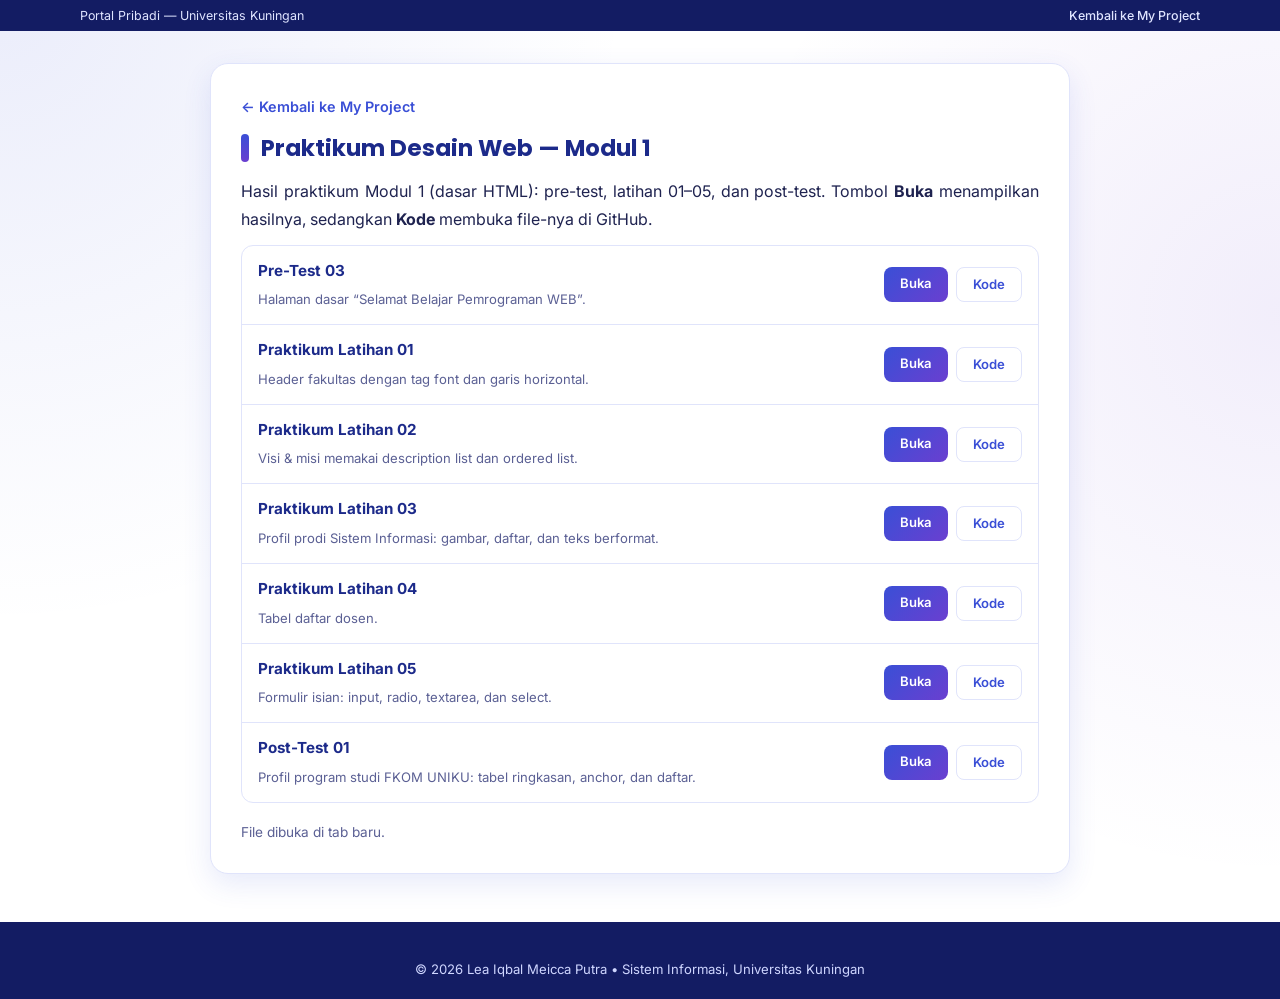
<file: Laporan_Pratikum/Modul_1/index.html>
<!DOCTYPE html>
<html lang="id">

<head>
    <meta charset="UTF-8">
    <meta name="viewport" content="width=device-width, initial-scale=1">
    <title>Praktikum Desain Web Modul 1 | Lea Iqbal Meicca Putra</title>

    <link rel="preconnect" href="https://fonts.googleapis.com">
    <link rel="preconnect" href="https://fonts.gstatic.com" crossorigin>
    <link href="https://fonts.googleapis.com/css2?family=Inter:wght@400;500;600&family=Poppins:wght@500;600;700&display=swap" rel="stylesheet">

    <!-- Memakai style.css yang sama dengan web utama (dua tingkat folder di atas) -->
    <link rel="stylesheet" href="../../style.css">
</head>

<body>

    <div class="topbar">
        <div class="wadah">
            <div>Portal Pribadi &mdash; Universitas Kuningan</div>
            <div><a href="../../index.html#project">Kembali ke My Project</a></div>
        </div>
    </div>

    <main class="halaman-modul konten">
        <section>
            <a class="kembali" href="../../index.html#project">&larr; Kembali ke My Project</a>
            <h2>Praktikum Desain Web &mdash; Modul 1</h2>
            <p>
                Hasil praktikum Modul 1 (dasar HTML): pre-test, latihan 01&ndash;05, dan post-test.
                Tombol <b>Buka</b> menampilkan hasilnya, sedangkan <b>Kode</b> membuka file-nya di GitHub.
            </p>

            <ul class="latihan-list">
                <li>
                    <div class="info">
                        <strong>Pre-Test 03</strong>
                        <small>Halaman dasar &ldquo;Selamat Belajar Pemrograman WEB&rdquo;.</small>
                    </div>
                    <div class="aksi-kecil">
                        <a class="btn-kecil btn-isi" href="Pre_Test_03.html" target="_blank" rel="noopener">Buka</a>
                        <a class="btn-kecil btn-garis" href="https://github.com/20250910087-debug/Mata_Kuliah_Desain_WEB/blob/main/Laporan_Pratikum/Modul_1/Pre_Test_03.html" target="_blank" rel="noopener">Kode</a>
                    </div>
                </li>
                <li>
                    <div class="info">
                        <strong>Praktikum Latihan 01</strong>
                        <small>Header fakultas dengan tag font dan garis horizontal.</small>
                    </div>
                    <div class="aksi-kecil">
                        <a class="btn-kecil btn-isi" href="Pratikum_Latihan_01.html" target="_blank" rel="noopener">Buka</a>
                        <a class="btn-kecil btn-garis" href="https://github.com/20250910087-debug/Mata_Kuliah_Desain_WEB/blob/main/Laporan_Pratikum/Modul_1/Pratikum_Latihan_01.html" target="_blank" rel="noopener">Kode</a>
                    </div>
                </li>
                <li>
                    <div class="info">
                        <strong>Praktikum Latihan 02</strong>
                        <small>Visi &amp; misi memakai description list dan ordered list.</small>
                    </div>
                    <div class="aksi-kecil">
                        <a class="btn-kecil btn-isi" href="Pratikum_Latihan_02.html" target="_blank" rel="noopener">Buka</a>
                        <a class="btn-kecil btn-garis" href="https://github.com/20250910087-debug/Mata_Kuliah_Desain_WEB/blob/main/Laporan_Pratikum/Modul_1/Pratikum_Latihan_02.html" target="_blank" rel="noopener">Kode</a>
                    </div>
                </li>
                <li>
                    <div class="info">
                        <strong>Praktikum Latihan 03</strong>
                        <small>Profil prodi Sistem Informasi: gambar, daftar, dan teks berformat.</small>
                    </div>
                    <div class="aksi-kecil">
                        <a class="btn-kecil btn-isi" href="Pratikum_Latihan_03.html" target="_blank" rel="noopener">Buka</a>
                        <a class="btn-kecil btn-garis" href="https://github.com/20250910087-debug/Mata_Kuliah_Desain_WEB/blob/main/Laporan_Pratikum/Modul_1/Pratikum_Latihan_03.html" target="_blank" rel="noopener">Kode</a>
                    </div>
                </li>
                <li>
                    <div class="info">
                        <strong>Praktikum Latihan 04</strong>
                        <small>Tabel daftar dosen.</small>
                    </div>
                    <div class="aksi-kecil">
                        <a class="btn-kecil btn-isi" href="Pratikum_Latihan_04.html" target="_blank" rel="noopener">Buka</a>
                        <a class="btn-kecil btn-garis" href="https://github.com/20250910087-debug/Mata_Kuliah_Desain_WEB/blob/main/Laporan_Pratikum/Modul_1/Pratikum_Latihan_04.html" target="_blank" rel="noopener">Kode</a>
                    </div>
                </li>
                <li>
                    <div class="info">
                        <strong>Praktikum Latihan 05</strong>
                        <small>Formulir isian: input, radio, textarea, dan select.</small>
                    </div>
                    <div class="aksi-kecil">
                        <a class="btn-kecil btn-isi" href="Pratikum_Latihan_05.html" target="_blank" rel="noopener">Buka</a>
                        <a class="btn-kecil btn-garis" href="https://github.com/20250910087-debug/Mata_Kuliah_Desain_WEB/blob/main/Laporan_Pratikum/Modul_1/Pratikum_Latihan_05.html" target="_blank" rel="noopener">Kode</a>
                    </div>
                </li>
                <li>
                    <div class="info">
                        <strong>Post-Test 01</strong>
                        <small>Profil program studi FKOM UNIKU: tabel ringkasan, anchor, dan daftar.</small>
                    </div>
                    <div class="aksi-kecil">
                        <a class="btn-kecil btn-isi" href="Post_Test_01.html" target="_blank" rel="noopener">Buka</a>
                        <a class="btn-kecil btn-garis" href="https://github.com/20250910087-debug/Mata_Kuliah_Desain_WEB/blob/main/Laporan_Pratikum/Modul_1/Post_Test_01.html" target="_blank" rel="noopener">Kode</a>
                    </div>
                </li>
            </ul>

            <p class="catatan">File dibuka di tab baru.</p>
        </section>
    </main>

    <footer class="footer">
        <div class="wadah">
            <div class="footer-bawah" style="margin-top: 0; border-top: none; padding-top: 0;">
                &copy; 2026 Lea Iqbal Meicca Putra &bull; Sistem Informasi, Universitas Kuningan
            </div>
        </div>
    </footer>

</body>

</html>
</file>
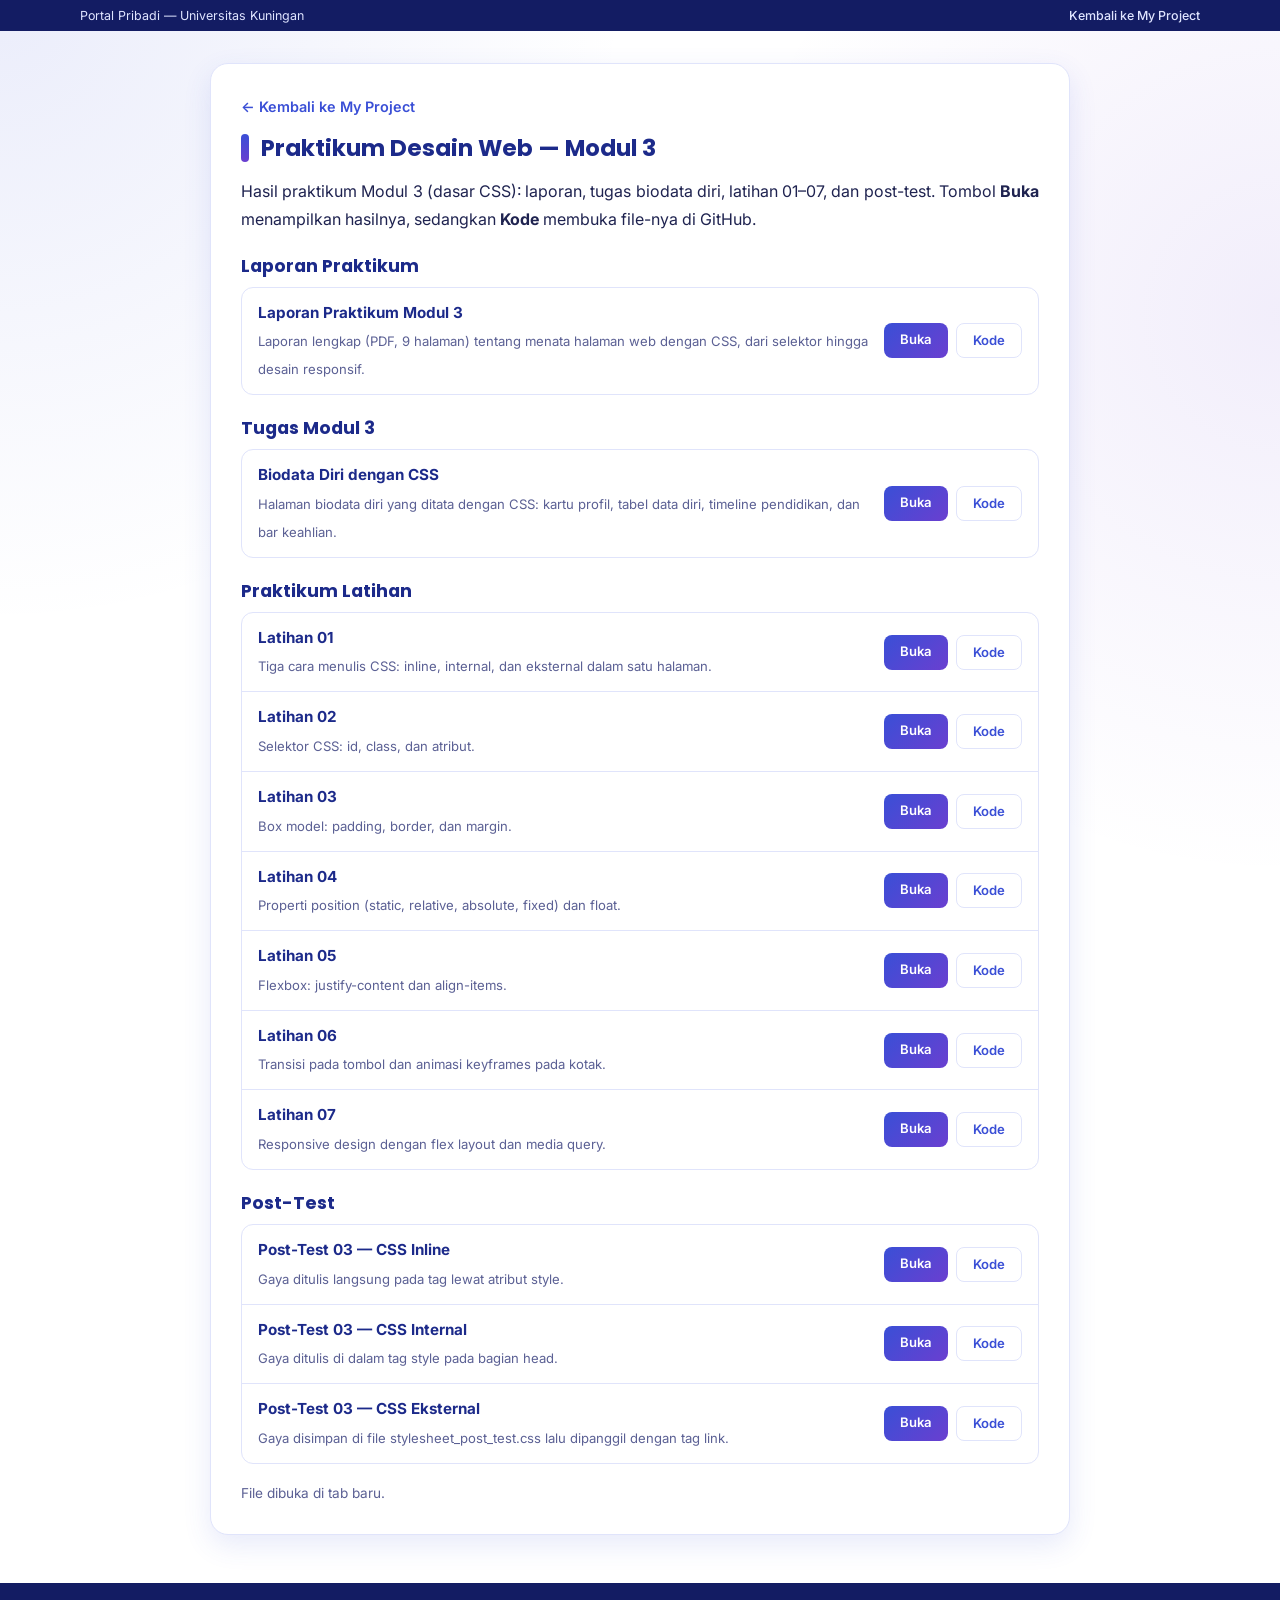
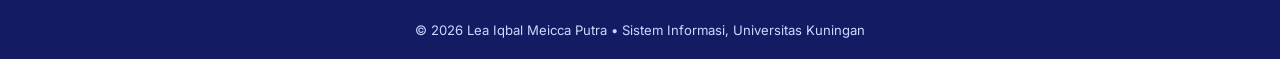
<file: Laporan_Pratikum/Modul_3/index.html>
<!DOCTYPE html>
<html lang="id">

<head>
    <meta charset="UTF-8">
    <meta name="viewport" content="width=device-width, initial-scale=1">
    <title>Praktikum Desain Web Modul 3 | Lea Iqbal Meicca Putra</title>

    <link rel="preconnect" href="https://fonts.googleapis.com">
    <link rel="preconnect" href="https://fonts.gstatic.com" crossorigin>
    <link href="https://fonts.googleapis.com/css2?family=Inter:wght@400;500;600&family=Poppins:wght@500;600;700&display=swap" rel="stylesheet">

    <!-- Memakai style.css web utama (dua tingkat folder di atas), BUKAN style.css milik biodata_diri.html -->
    <link rel="stylesheet" href="../../style.css">
</head>

<body>

    <div class="topbar">
        <div class="wadah">
            <div>Portal Pribadi &mdash; Universitas Kuningan</div>
            <div><a href="../../index.html#project">Kembali ke My Project</a></div>
        </div>
    </div>

    <main class="halaman-modul konten">
        <section>
            <a class="kembali" href="../../index.html#project">&larr; Kembali ke My Project</a>
            <h2>Praktikum Desain Web &mdash; Modul 3</h2>
            <p>
                Hasil praktikum Modul 3 (dasar CSS): laporan, tugas biodata diri, latihan 01&ndash;07, dan post-test.
                Tombol <b>Buka</b> menampilkan hasilnya, sedangkan <b>Kode</b> membuka file-nya di GitHub.
            </p>

            <h3 class="sub-judul">Laporan Praktikum</h3>
            <ul class="latihan-list">
                <li>
                    <div class="info">
                        <strong>Laporan Praktikum Modul 3</strong>
                        <small>Laporan lengkap (PDF, 9 halaman) tentang menata halaman web dengan CSS, dari selektor hingga desain responsif.</small>
                    </div>
                    <div class="aksi-kecil">
                        <a class="btn-kecil btn-isi" href="Laporan_Praktikum_Desain_Web_Modul_3_Lea_Iqbal.pdf" target="_blank" rel="noopener">Buka</a>
                        <a class="btn-kecil btn-garis" href="https://github.com/20250910087-debug/Mata_Kuliah_Desain_WEB/blob/main/Laporan_Pratikum/Modul_3/Laporan_Praktikum_Desain_Web_Modul_3_Lea_Iqbal.pdf" target="_blank" rel="noopener">Kode</a>
                    </div>
                </li>
            </ul>

            <h3 class="sub-judul">Tugas Modul 3</h3>
            <ul class="latihan-list">
                <li>
                    <div class="info">
                        <strong>Biodata Diri dengan CSS</strong>
                        <small>Halaman biodata diri yang ditata dengan CSS: kartu profil, tabel data diri, timeline pendidikan, dan bar keahlian.</small>
                    </div>
                    <div class="aksi-kecil">
                        <a class="btn-kecil btn-isi" href="biodata_diri.html" target="_blank" rel="noopener">Buka</a>
                        <a class="btn-kecil btn-garis" href="https://github.com/20250910087-debug/Mata_Kuliah_Desain_WEB/blob/main/Laporan_Pratikum/Modul_3/biodata_diri.html" target="_blank" rel="noopener">Kode</a>
                    </div>
                </li>
            </ul>

            <h3 class="sub-judul">Praktikum Latihan</h3>
            <ul class="latihan-list">
                <li>
                    <div class="info">
                        <strong>Latihan 01</strong>
                        <small>Tiga cara menulis CSS: inline, internal, dan eksternal dalam satu halaman.</small>
                    </div>
                    <div class="aksi-kecil">
                        <a class="btn-kecil btn-isi" href="Latihan_03_01.html" target="_blank" rel="noopener">Buka</a>
                        <a class="btn-kecil btn-garis" href="https://github.com/20250910087-debug/Mata_Kuliah_Desain_WEB/blob/main/Laporan_Pratikum/Modul_3/Latihan_03_01.html" target="_blank" rel="noopener">Kode</a>
                    </div>
                </li>
                <li>
                    <div class="info">
                        <strong>Latihan 02</strong>
                        <small>Selektor CSS: id, class, dan atribut.</small>
                    </div>
                    <div class="aksi-kecil">
                        <a class="btn-kecil btn-isi" href="Latihan_03_02.html" target="_blank" rel="noopener">Buka</a>
                        <a class="btn-kecil btn-garis" href="https://github.com/20250910087-debug/Mata_Kuliah_Desain_WEB/blob/main/Laporan_Pratikum/Modul_3/Latihan_03_02.html" target="_blank" rel="noopener">Kode</a>
                    </div>
                </li>
                <li>
                    <div class="info">
                        <strong>Latihan 03</strong>
                        <small>Box model: padding, border, dan margin.</small>
                    </div>
                    <div class="aksi-kecil">
                        <a class="btn-kecil btn-isi" href="Latihan_03_03.html" target="_blank" rel="noopener">Buka</a>
                        <a class="btn-kecil btn-garis" href="https://github.com/20250910087-debug/Mata_Kuliah_Desain_WEB/blob/main/Laporan_Pratikum/Modul_3/Latihan_03_03.html" target="_blank" rel="noopener">Kode</a>
                    </div>
                </li>
                <li>
                    <div class="info">
                        <strong>Latihan 04</strong>
                        <small>Properti position (static, relative, absolute, fixed) dan float.</small>
                    </div>
                    <div class="aksi-kecil">
                        <a class="btn-kecil btn-isi" href="Latihan_03_04.html" target="_blank" rel="noopener">Buka</a>
                        <a class="btn-kecil btn-garis" href="https://github.com/20250910087-debug/Mata_Kuliah_Desain_WEB/blob/main/Laporan_Pratikum/Modul_3/Latihan_03_04.html" target="_blank" rel="noopener">Kode</a>
                    </div>
                </li>
                <li>
                    <div class="info">
                        <strong>Latihan 05</strong>
                        <small>Flexbox: justify-content dan align-items.</small>
                    </div>
                    <div class="aksi-kecil">
                        <a class="btn-kecil btn-isi" href="Latihan_03_05.html" target="_blank" rel="noopener">Buka</a>
                        <a class="btn-kecil btn-garis" href="https://github.com/20250910087-debug/Mata_Kuliah_Desain_WEB/blob/main/Laporan_Pratikum/Modul_3/Latihan_03_05.html" target="_blank" rel="noopener">Kode</a>
                    </div>
                </li>
                <li>
                    <div class="info">
                        <strong>Latihan 06</strong>
                        <small>Transisi pada tombol dan animasi keyframes pada kotak.</small>
                    </div>
                    <div class="aksi-kecil">
                        <a class="btn-kecil btn-isi" href="Latihan_03_06.html" target="_blank" rel="noopener">Buka</a>
                        <a class="btn-kecil btn-garis" href="https://github.com/20250910087-debug/Mata_Kuliah_Desain_WEB/blob/main/Laporan_Pratikum/Modul_3/Latihan_03_06.html" target="_blank" rel="noopener">Kode</a>
                    </div>
                </li>
                <li>
                    <div class="info">
                        <strong>Latihan 07</strong>
                        <small>Responsive design dengan flex layout dan media query.</small>
                    </div>
                    <div class="aksi-kecil">
                        <a class="btn-kecil btn-isi" href="Latihan_03_07.html" target="_blank" rel="noopener">Buka</a>
                        <a class="btn-kecil btn-garis" href="https://github.com/20250910087-debug/Mata_Kuliah_Desain_WEB/blob/main/Laporan_Pratikum/Modul_3/Latihan_03_07.html" target="_blank" rel="noopener">Kode</a>
                    </div>
                </li>
            </ul>

            <h3 class="sub-judul">Post-Test</h3>
            <ul class="latihan-list">
                <li>
                    <div class="info">
                        <strong>Post-Test 03 &mdash; CSS Inline</strong>
                        <small>Gaya ditulis langsung pada tag lewat atribut style.</small>
                    </div>
                    <div class="aksi-kecil">
                        <a class="btn-kecil btn-isi" href="Post_Test_03_Inline.html" target="_blank" rel="noopener">Buka</a>
                        <a class="btn-kecil btn-garis" href="https://github.com/20250910087-debug/Mata_Kuliah_Desain_WEB/blob/main/Laporan_Pratikum/Modul_3/Post_Test_03_Inline.html" target="_blank" rel="noopener">Kode</a>
                    </div>
                </li>
                <li>
                    <div class="info">
                        <strong>Post-Test 03 &mdash; CSS Internal</strong>
                        <small>Gaya ditulis di dalam tag style pada bagian head.</small>
                    </div>
                    <div class="aksi-kecil">
                        <a class="btn-kecil btn-isi" href="Post_Test_03_Internal.html" target="_blank" rel="noopener">Buka</a>
                        <a class="btn-kecil btn-garis" href="https://github.com/20250910087-debug/Mata_Kuliah_Desain_WEB/blob/main/Laporan_Pratikum/Modul_3/Post_Test_03_Internal.html" target="_blank" rel="noopener">Kode</a>
                    </div>
                </li>
                <li>
                    <div class="info">
                        <strong>Post-Test 03 &mdash; CSS Eksternal</strong>
                        <small>Gaya disimpan di file stylesheet_post_test.css lalu dipanggil dengan tag link.</small>
                    </div>
                    <div class="aksi-kecil">
                        <a class="btn-kecil btn-isi" href="Post_Test_03_Eksternal.html" target="_blank" rel="noopener">Buka</a>
                        <a class="btn-kecil btn-garis" href="https://github.com/20250910087-debug/Mata_Kuliah_Desain_WEB/blob/main/Laporan_Pratikum/Modul_3/Post_Test_03_Eksternal.html" target="_blank" rel="noopener">Kode</a>
                    </div>
                </li>
            </ul>

            <p class="catatan">File dibuka di tab baru.</p>
        </section>
    </main>

    <footer class="footer">
        <div class="wadah">
            <div class="footer-bawah" style="margin-top: 0; border-top: none; padding-top: 0;">
                &copy; 2026 Lea Iqbal Meicca Putra &bull; Sistem Informasi, Universitas Kuningan
            </div>
        </div>
    </footer>

</body>

</html>
</file>
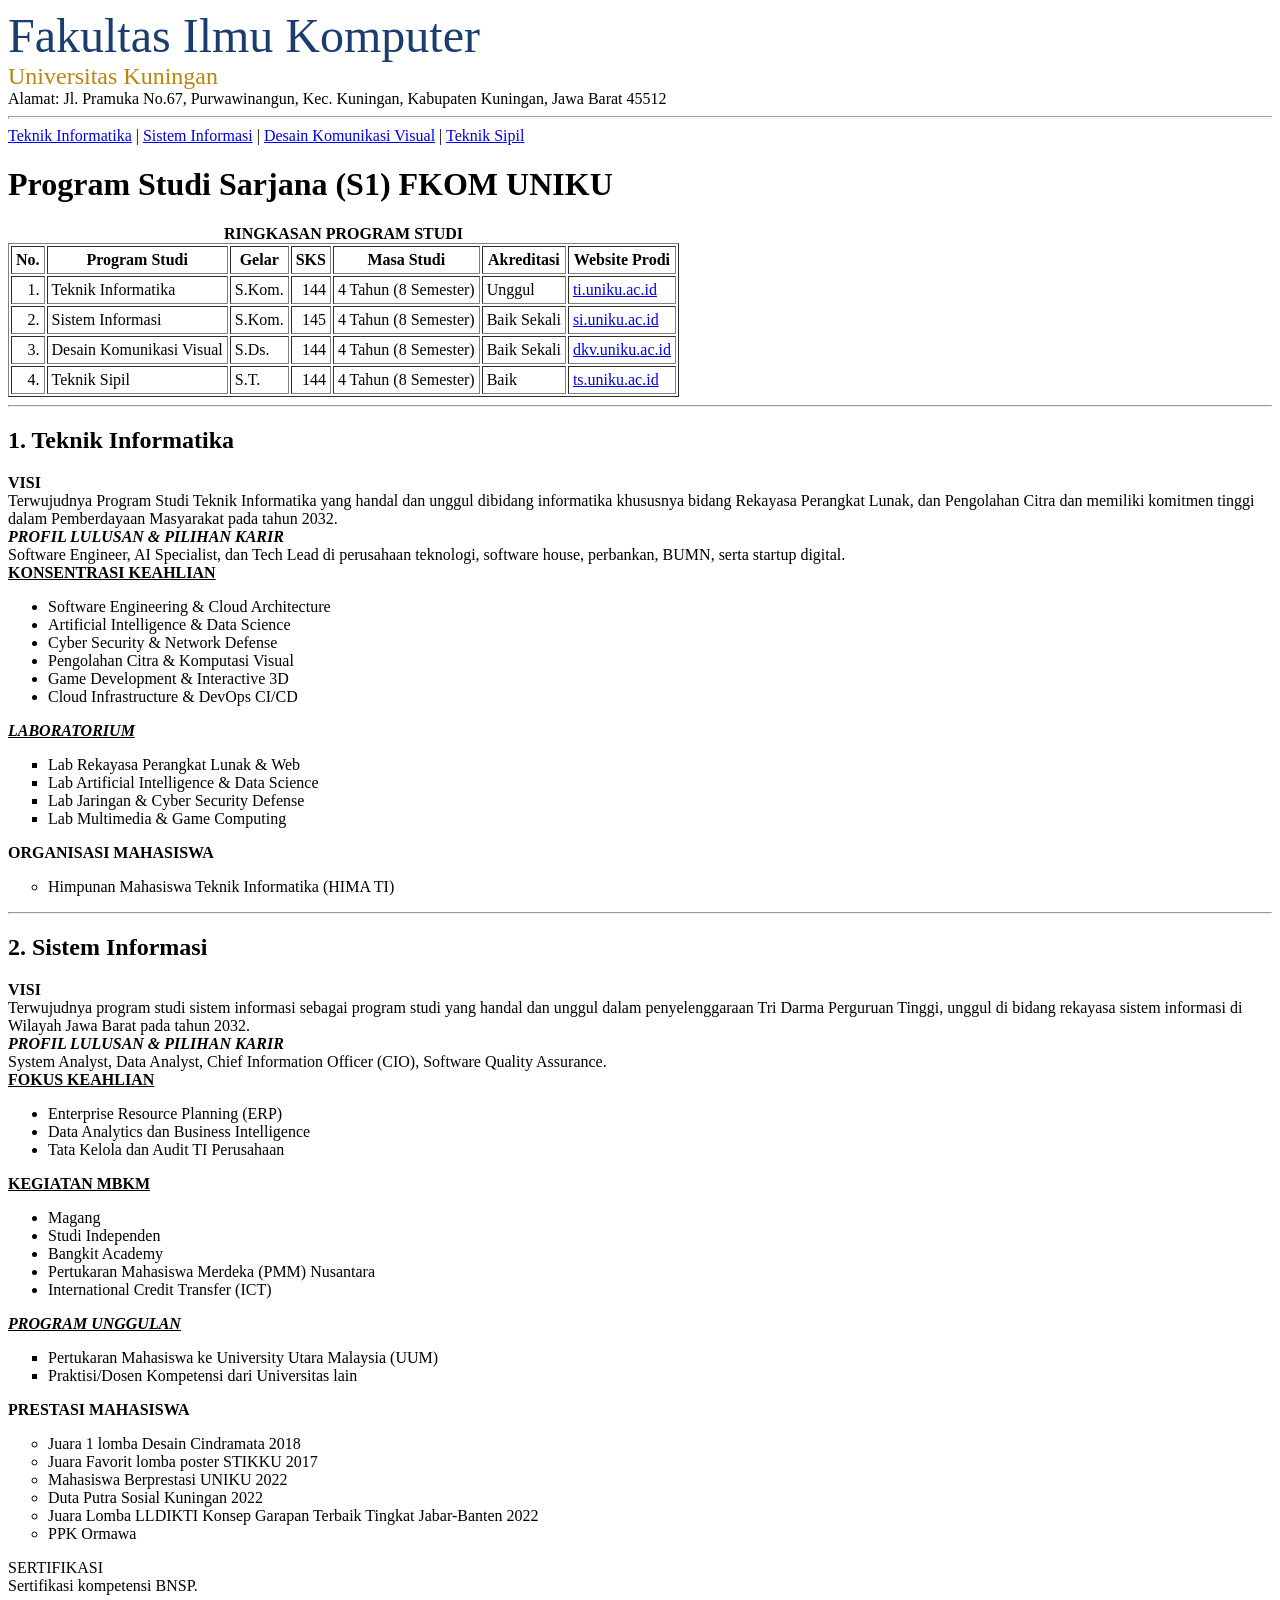
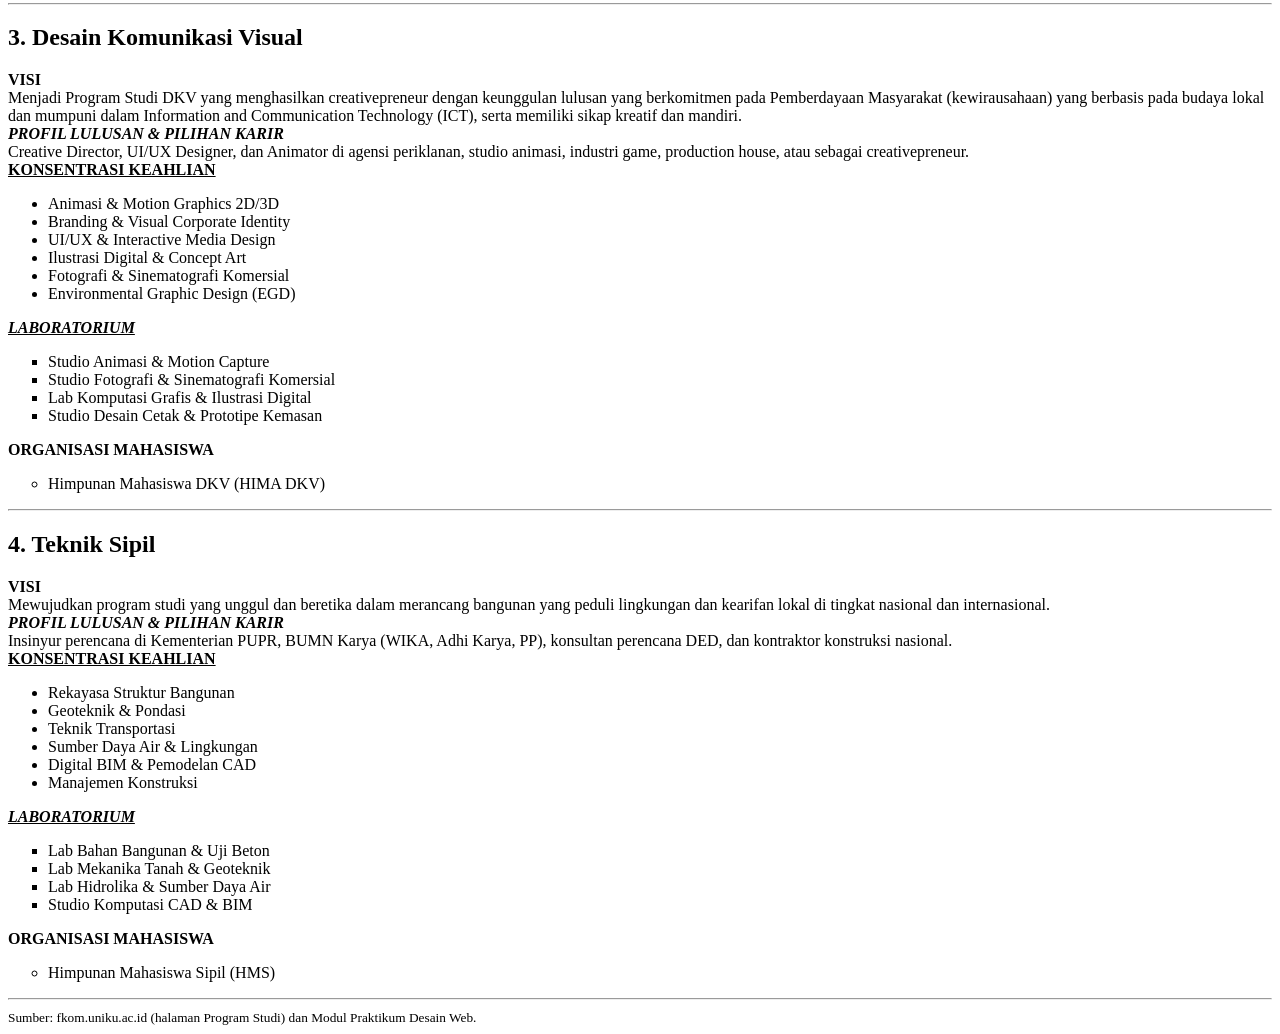
<file: Laporan_Pratikum/Modul_1/Post_Test_01.html>
<!DOCTYPE html>

<html lang="id">
<head>
    <meta charset="UTF-8">
    <meta name="viewport" content="width=device-width, initial-scale=1.0">
    <title>Profil Program Studi - Fakultas Ilmu Komputer UNIKU</title>
</head>
<body>
    <header>
        <font size="7" face="Georgia" color="#1a3c6e">Fakultas Ilmu Komputer</font> <br>
        <font size="5" face="Verdana" color="#b8860b">Universitas Kuningan</font> <br>
        <font size="3">
            Alamat: Jl. Pramuka No.67, Purwawinangun,
            Kec. Kuningan, Kabupaten Kuningan, Jawa Barat 45512</font>
        <hr size="3">
        <nav>
            <a href="#ti">Teknik Informatika</a> |
            <a href="#si">Sistem Informasi</a> |
            <a href="#dkv">Desain Komunikasi Visual</a> |
            <a href="#sipil">Teknik Sipil</a>
        </nav>
    </header>

    <main>
        <h1>Program Studi Sarjana (S1) FKOM UNIKU</h1>

        <table border="1" cellpadding="4">
            <caption><strong>RINGKASAN PROGRAM STUDI</strong></caption>
            <tr>
                <th>No.</th>
                <th>Program Studi</th>
                <th>Gelar</th>
                <th>SKS</th>
                <th>Masa Studi</th>
                <th>Akreditasi</th>
                <th>Website Prodi</th>
            </tr>
            <tr>
                <td align="right">1.</td>
                <td>Teknik Informatika</td>
                <td>S.Kom.</td>
                <td align="right">144</td>
                <td>4 Tahun (8 Semester)</td>
                <td>Unggul</td>
                <td><a href="https://ti.uniku.ac.id">ti.uniku.ac.id</a></td>
            </tr>
            <tr>
                <td align="right">2.</td>
                <td>Sistem Informasi</td>
                <td>S.Kom.</td>
                <td align="right">145</td>
                <td>4 Tahun (8 Semester)</td>
                <td>Baik Sekali</td>
                <td><a href="https://si.uniku.ac.id">si.uniku.ac.id</a></td>
            </tr>
            <tr>
                <td align="right">3.</td>
                <td>Desain Komunikasi Visual</td>
                <td>S.Ds.</td>
                <td align="right">144</td>
                <td>4 Tahun (8 Semester)</td>
                <td>Baik Sekali</td>
                <td><a href="https://dkv.uniku.ac.id">dkv.uniku.ac.id</a></td>
            </tr>
            <tr>
                <td align="right">4.</td>
                <td>Teknik Sipil</td>
                <td>S.T.</td>
                <td align="right">144</td>
                <td>4 Tahun (8 Semester)</td>
                <td>Baik</td>
                <td><a href="https://ts.uniku.ac.id">ts.uniku.ac.id</a></td>
            </tr>
        </table>

    
        <hr>
        <article id="ti">
            <h2>1. Teknik Informatika</h2>
            <div><b>VISI</b></div>
            Terwujudnya Program Studi Teknik Informatika yang handal dan unggul dibidang informatika
            khususnya bidang Rekayasa Perangkat Lunak, dan Pengolahan Citra dan memiliki komitmen
            tinggi dalam Pemberdayaan Masyarakat pada tahun 2032.

            <div><b><i>PROFIL LULUSAN &amp; PILIHAN KARIR</i></b></div>
            Software Engineer, AI Specialist, dan Tech Lead di perusahaan teknologi, software house,
            perbankan, BUMN, serta startup digital.

            <div><b><u>KONSENTRASI KEAHLIAN</u></b></div>
            <ul>
                <li>Software Engineering &amp; Cloud Architecture</li>
                <li>Artificial Intelligence &amp; Data Science</li>
                <li>Cyber Security &amp; Network Defense</li>
                <li>Pengolahan Citra &amp; Komputasi Visual</li>
                <li>Game Development &amp; Interactive 3D</li>
                <li>Cloud Infrastructure &amp; DevOps CI/CD</li>
            </ul>

            <div><b><u><i>LABORATORIUM</i></u></b></div>
            <ul type="square">
                <li>Lab Rekayasa Perangkat Lunak &amp; Web</li>
                <li>Lab Artificial Intelligence &amp; Data Science</li>
                <li>Lab Jaringan &amp; Cyber Security Defense</li>
                <li>Lab Multimedia &amp; Game Computing</li>
            </ul>

            <div><strong>ORGANISASI MAHASISWA</strong></div>
            <ul type="circle">
                <li>Himpunan Mahasiswa Teknik Informatika (HIMA TI)</li>
            </ul>
        </article>

    
        <hr>
        <article id="si">
            <h2>2. Sistem Informasi</h2>
            <div><b>VISI</b></div>
            Terwujudnya program studi sistem informasi sebagai program studi yang handal dan unggul
            dalam penyelenggaraan Tri Darma Perguruan Tinggi, unggul di bidang
            rekayasa sistem informasi di Wilayah Jawa Barat pada tahun 2032.

            <div><b><i>PROFIL LULUSAN &amp; PILIHAN KARIR</i></b></div>
            System Analyst, Data Analyst, Chief Information Officer (CIO), Software Quality Assurance.

            <div><b><u>FOKUS KEAHLIAN</u></b></div>
            <ul>
                <li>Enterprise Resource Planning (ERP)</li>
                <li>Data Analytics dan Business Intelligence</li>
                <li>Tata Kelola dan Audit TI Perusahaan</li>
            </ul>

            <div><b><u>KEGIATAN MBKM</u></b></div>
            <ul>
                <li>Magang</li>
                <li>Studi Independen</li>
                <li>Bangkit Academy</li>
                <li>Pertukaran Mahasiswa Merdeka (PMM) Nusantara</li>
                <li>International Credit Transfer (ICT)</li>
            </ul>

            <div><b><u><i>PROGRAM UNGGULAN</i></u></b></div>
            <ul type="square">
                <li>Pertukaran Mahasiswa ke University Utara Malaysia (UUM)</li>
                <li>Praktisi/Dosen Kompetensi dari Universitas lain</li>
            </ul>

            <div><strong>PRESTASI MAHASISWA</strong></div>
            <ul type="circle">
                <li>Juara 1 lomba Desain Cindramata 2018</li>
                <li>Juara Favorit lomba poster STIKKU 2017</li>
                <li>Mahasiswa Berprestasi UNIKU 2022</li>
                <li>Duta Putra Sosial Kuningan 2022</li>
                <li>Juara Lomba LLDIKTI Konsep Garapan Terbaik Tingkat Jabar-Banten 2022</li>
                <li>PPK Ormawa</li>
            </ul>

            <div>SERTIFIKASI</div>
            Sertifikasi kompetensi BNSP.
        </article>

       
        <hr>
        <article id="dkv">
            <h2>3. Desain Komunikasi Visual</h2>
            <div><b>VISI</b></div>
            Menjadi Program Studi DKV yang menghasilkan creativepreneur dengan keunggulan lulusan
            yang berkomitmen pada Pemberdayaan Masyarakat (kewirausahaan) yang berbasis pada budaya lokal
            dan mumpuni dalam Information and Communication Technology (ICT), serta memiliki sikap
            kreatif dan mandiri.

            <div><b><i>PROFIL LULUSAN &amp; PILIHAN KARIR</i></b></div>
            Creative Director, UI/UX Designer, dan Animator di agensi periklanan, studio animasi,
            industri game, production house, atau sebagai creativepreneur.

            <div><b><u>KONSENTRASI KEAHLIAN</u></b></div>
            <ul>
                <li>Animasi &amp; Motion Graphics 2D/3D</li>
                <li>Branding &amp; Visual Corporate Identity</li>
                <li>UI/UX &amp; Interactive Media Design</li>
                <li>Ilustrasi Digital &amp; Concept Art</li>
                <li>Fotografi &amp; Sinematografi Komersial</li>
                <li>Environmental Graphic Design (EGD)</li>
            </ul>

            <div><b><u><i>LABORATORIUM</i></u></b></div>
            <ul type="square">
                <li>Studio Animasi &amp; Motion Capture</li>
                <li>Studio Fotografi &amp; Sinematografi Komersial</li>
                <li>Lab Komputasi Grafis &amp; Ilustrasi Digital</li>
                <li>Studio Desain Cetak &amp; Prototipe Kemasan</li>
            </ul>

            <div><strong>ORGANISASI MAHASISWA</strong></div>
            <ul type="circle">
                <li>Himpunan Mahasiswa DKV (HIMA DKV)</li>
            </ul>
        </article>

       
        <hr>
        <article id="sipil">
            <h2>4. Teknik Sipil</h2>
            <!-- Catatan: teks visi diambil dari halaman Program Studi FKOM untuk program bergelar S.T. -->
            <div><b>VISI</b></div>
            Mewujudkan program studi yang unggul dan beretika dalam merancang bangunan yang peduli
            lingkungan dan kearifan lokal di tingkat nasional dan internasional.

            <div><b><i>PROFIL LULUSAN &amp; PILIHAN KARIR</i></b></div>
            Insinyur perencana di Kementerian PUPR, BUMN Karya (WIKA, Adhi Karya, PP),
            konsultan perencana DED, dan kontraktor konstruksi nasional.

            <div><b><u>KONSENTRASI KEAHLIAN</u></b></div>
            <ul>
                <li>Rekayasa Struktur Bangunan</li>
                <li>Geoteknik &amp; Pondasi</li>
                <li>Teknik Transportasi</li>
                <li>Sumber Daya Air &amp; Lingkungan</li>
                <li>Digital BIM &amp; Pemodelan CAD</li>
                <li>Manajemen Konstruksi</li>
            </ul>

            <div><b><u><i>LABORATORIUM</i></u></b></div>
            <ul type="square">
                <li>Lab Bahan Bangunan &amp; Uji Beton</li>
                <li>Lab Mekanika Tanah &amp; Geoteknik</li>
                <li>Lab Hidrolika &amp; Sumber Daya Air</li>
                <li>Studio Komputasi CAD &amp; BIM</li>
            </ul>

            <div><strong>ORGANISASI MAHASISWA</strong></div>
            <ul type="circle">
                <li>Himpunan Mahasiswa Sipil (HMS)</li>
            </ul>
        </article>
    </main>

    <footer>
        <hr>
        <small>Sumber: fkom.uniku.ac.id (halaman Program Studi) dan Modul Praktikum Desain Web.</small>
    </footer>
</body>
</html>
</file>
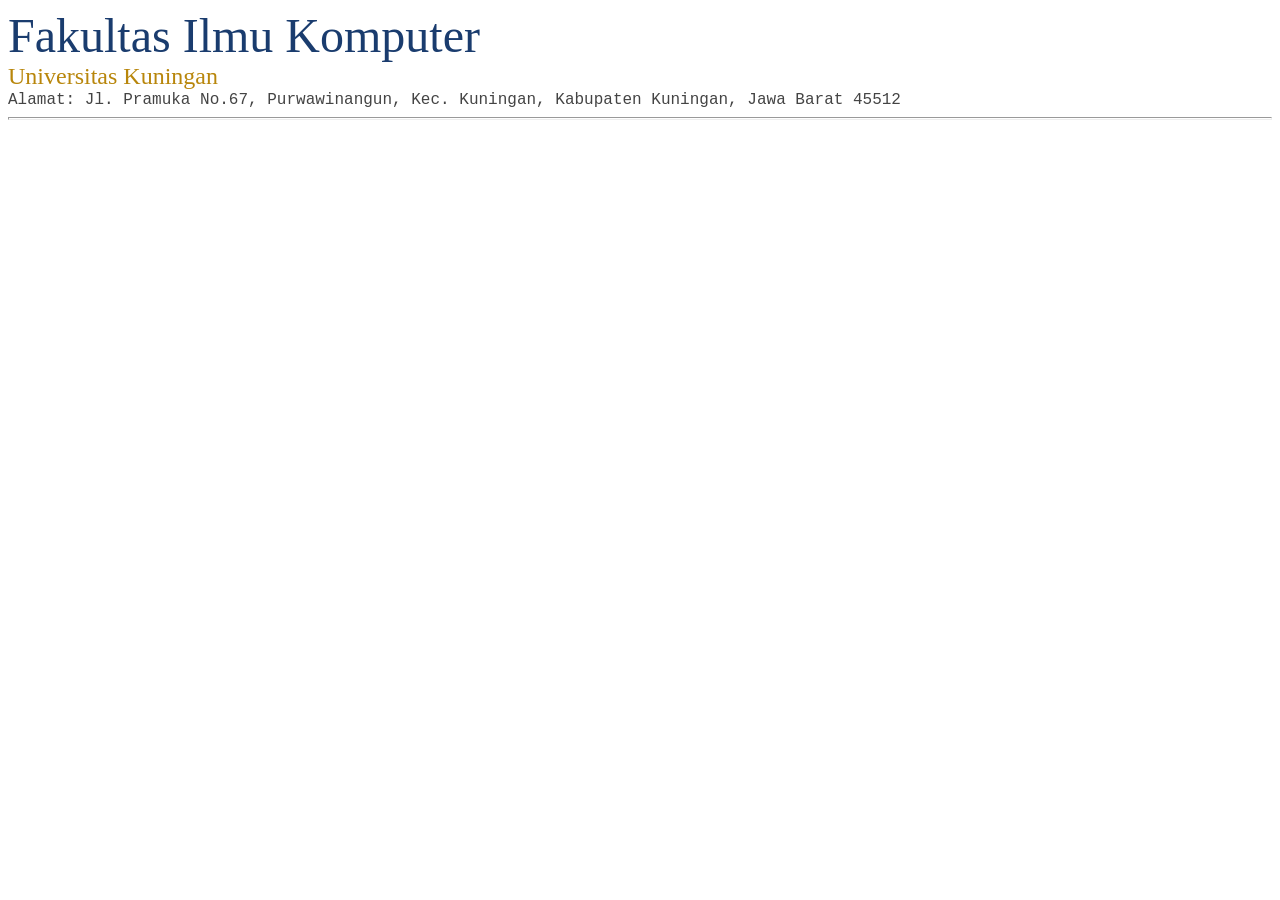
<file: Laporan_Pratikum/Modul_1/Pratikum_Latihan_01.html>
<!DOCTYPE html>
<html lang="en">
<head>
    <meta charset="UTF-8">
    <meta name="viewport" content="width=device-width, initial-scale=1.0">
    <title>Pratikum Latihan 01</title>
</head>
<body>
   
    <font size="7" face="Georgia" color="#1a3c6e">Fakultas Ilmu Komputer</font> <br>
    <font size="5" face="Verdana" color="#b8860b">Universitas Kuningan</font> <br>
    <font size="3" face="Courier New" color="#444444">
        Alamat: Jl. Pramuka No.67, Purwawinangun,
        Kec. Kuningan, Kabupaten Kuningan, Jawa Barat 45512</font>
    <hr size="3">
</body>
</html>
</file>
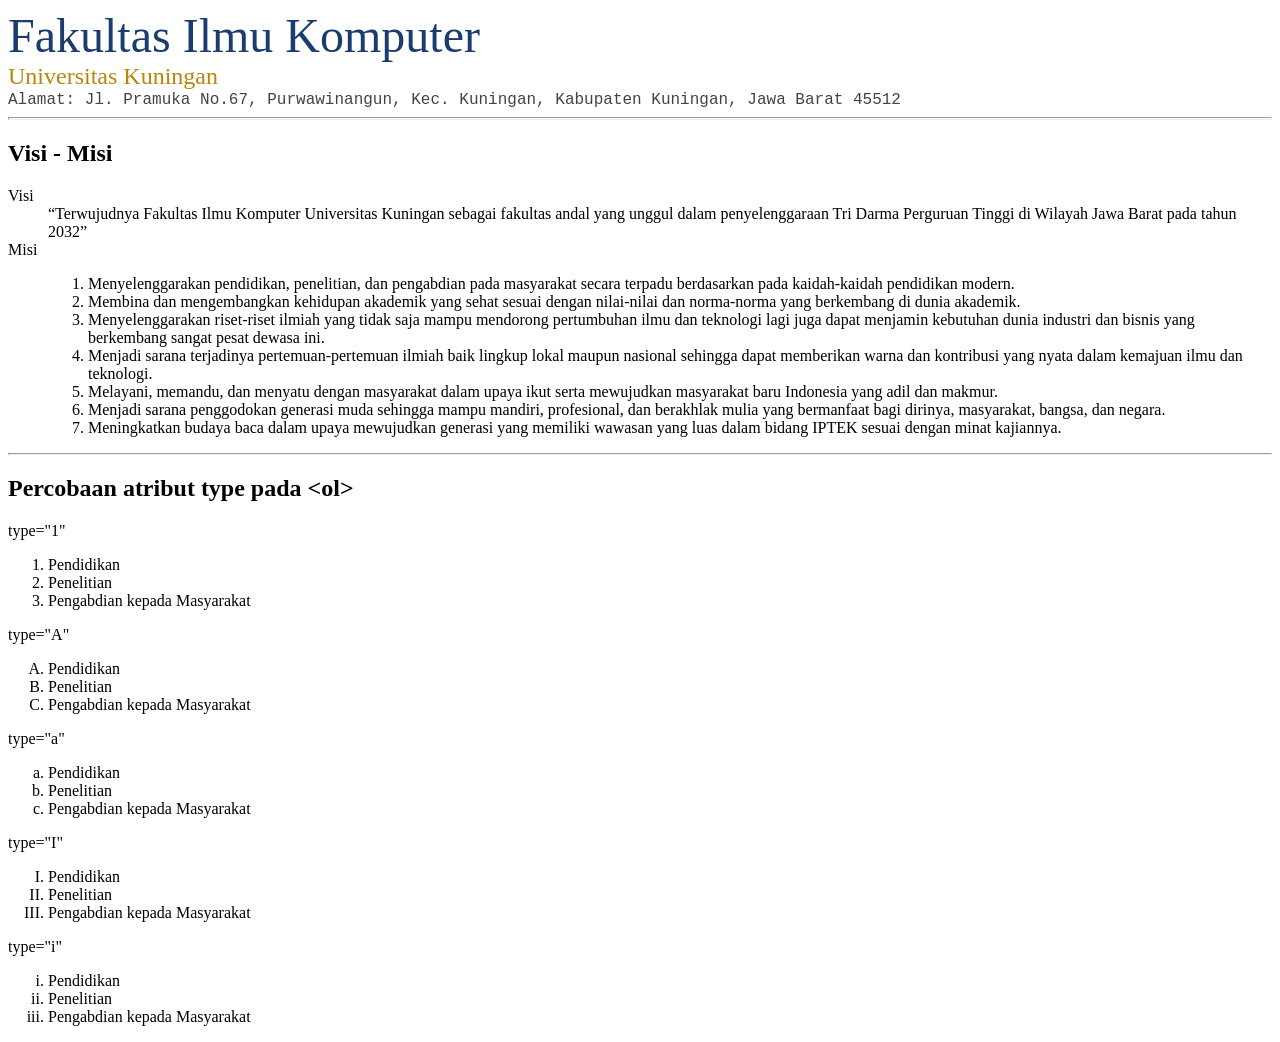
<file: Laporan_Pratikum/Modul_1/Pratikum_Latihan_02.html>
<!DOCTYPE html>
<html lang="en">
<head>
    <meta charset="UTF-8">
    <meta name="viewport" content="width=device-width, initial-scale=1.0">
    <title>Pratikum Latihan 02</title>
</head>
<body>

    <font size="7" face="Georgia" color="#1a3c6e">Fakultas Ilmu Komputer</font> <br>
    <font size="5" face="Verdana" color="#b8860b">Universitas Kuningan</font> <br>
    <font size="3" face="Courier New" color="#444444">
        Alamat: Jl. Pramuka No.67, Purwawinangun,
        Kec. Kuningan, Kabupaten Kuningan, Jawa Barat 45512</font>
    <hr size="3">

    
    <main>
        <div>
            <article>
                <h1>Visi - Misi</h1>

                <!-- <dl> = description list, <dt> = istilah, <dd> = deskripsi istilah -->
                <dl>
                    <dt>Visi</dt>
                    <dd>
                        “Terwujudnya Fakultas Ilmu Komputer Universitas Kuningan
                        sebagai fakultas andal yang unggul dalam penyelenggaraan
                        Tri Darma Perguruan Tinggi di Wilayah Jawa Barat pada tahun 2032”
                    </dd>
                    <dt>Misi</dt>
                    <dd>
                        <ol type="1">
                            <li>
                                Menyelenggarakan pendidikan, penelitian, dan pengabdian pada masyarakat
                                secara terpadu berdasarkan pada kaidah-kaidah pendidikan modern.
                            </li>
                            <li>
                                Membina dan mengembangkan kehidupan akademik yang sehat
                                sesuai dengan nilai-nilai dan norma-norma yang berkembang di dunia akademik.
                            </li>
                            <li>
                                Menyelenggarakan riset-riset ilmiah yang tidak saja mampu mendorong pertumbuhan
                                ilmu dan teknologi lagi juga dapat menjamin kebutuhan dunia industri dan bisnis
                                yang berkembang sangat pesat dewasa ini.
                            </li>
                            <li>
                                Menjadi sarana terjadinya pertemuan-pertemuan ilmiah baik lingkup lokal maupun nasional
                                sehingga dapat memberikan warna dan kontribusi yang nyata dalam kemajuan ilmu dan teknologi.
                            </li>
                            <li>
                                Melayani, memandu, dan menyatu dengan masyarakat dalam upaya ikut serta mewujudkan masyarakat
                                baru Indonesia yang adil dan makmur.
                            </li>
                            <li>
                                Menjadi sarana penggodokan generasi muda sehingga mampu mandiri, profesional,
                                dan berakhlak mulia yang bermanfaat bagi dirinya, masyarakat, bangsa, dan negara.
                            </li>
                            <li>
                                Meningkatkan budaya baca dalam upaya mewujudkan generasi yang memiliki wawasan yang luas
                                dalam bidang IPTEK sesuai dengan minat kajiannya.
                            </li>
                        </ol>
                    </dd>
                </dl>
            </article>
        </div>
    </main>


    <hr>
    <h2>Percobaan atribut type pada &lt;ol&gt;</h2>
    <p>type="1"</p>
    <ol type="1"><li>Pendidikan</li><li>Penelitian</li><li>Pengabdian kepada Masyarakat</li></ol>
    <p>type="A"</p>
    <ol type="A"><li>Pendidikan</li><li>Penelitian</li><li>Pengabdian kepada Masyarakat</li></ol>
    <p>type="a"</p>
    <ol type="a"><li>Pendidikan</li><li>Penelitian</li><li>Pengabdian kepada Masyarakat</li></ol>
    <p>type="I"</p>
    <ol type="I"><li>Pendidikan</li><li>Penelitian</li><li>Pengabdian kepada Masyarakat</li></ol>
    <p>type="i"</p>
    <ol type="i"><li>Pendidikan</li><li>Penelitian</li><li>Pengabdian kepada Masyarakat</li></ol>
</body>
</html>
</file>
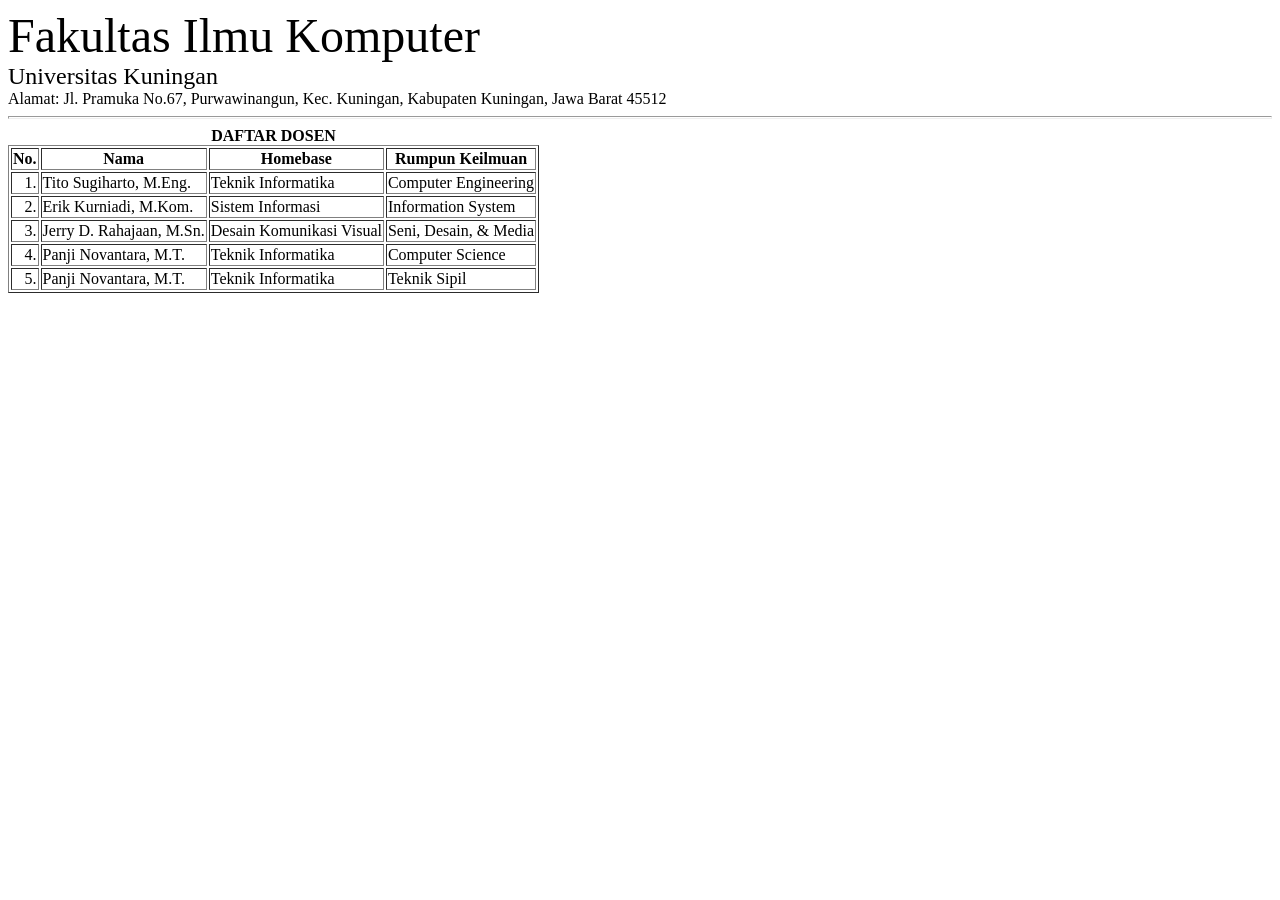
<file: Laporan_Pratikum/Modul_1/Pratikum_Latihan_04.html>
<!DOCTYPE html>
<html lang="en">
<head>
    <meta charset="UTF-8">
    <meta name="viewport" content="width=device-width, initial-scale=1.0">
    <title>Pratikum Latihan 04</title>
</head>
<body>
    <font size="7">Fakultas Ilmu Komputer</font> <br>
    <font size="5">Universitas Kuningan</font> <br>
    <font size="3">
        Alamat: Jl. Pramuka No.67, Purwawinangun,
        Kec. Kuningan, Kabupaten Kuningan, Jawa Barat 45512</font>
    <hr size="3">

    <table border="1">
        <caption><strong>DAFTAR DOSEN</strong></caption>
        <tr>
            <th>No.</th>
            <th>Nama</th>
            <th>Homebase</th>
            <th>Rumpun Keilmuan</th>
        </tr>
        <tr>
            <td align="right">1.</td>
            <td>Tito Sugiharto, M.Eng.</td>
            <td>Teknik Informatika</td>
            <td>Computer Engineering</td>
        </tr>
        <tr>
            <td align="right">2.</td>
            <td>Erik Kurniadi, M.Kom.</td>
            <td>Sistem Informasi</td>
            <td>Information System</td>
        </tr>
        <tr>
            <td align="right">3.</td>
            <td>Jerry D. Rahajaan, M.Sn.</td>
            <td>Desain Komunikasi Visual</td>
            <td>Seni, Desain, &amp; Media</td>
        </tr>
        <tr>
            <td align="right">4.</td>
            <td>Panji Novantara, M.T.</td>
            <td>Teknik Informatika</td>
            <td>Computer Science</td>
        </tr>
        <tr>
            <td align="right">5.</td>
            <td>Panji Novantara, M.T.</td>
            <td>Teknik Informatika</td>
            <td>Teknik Sipil</td>
        </tr>
    </table>
</body>
</html>
</file>
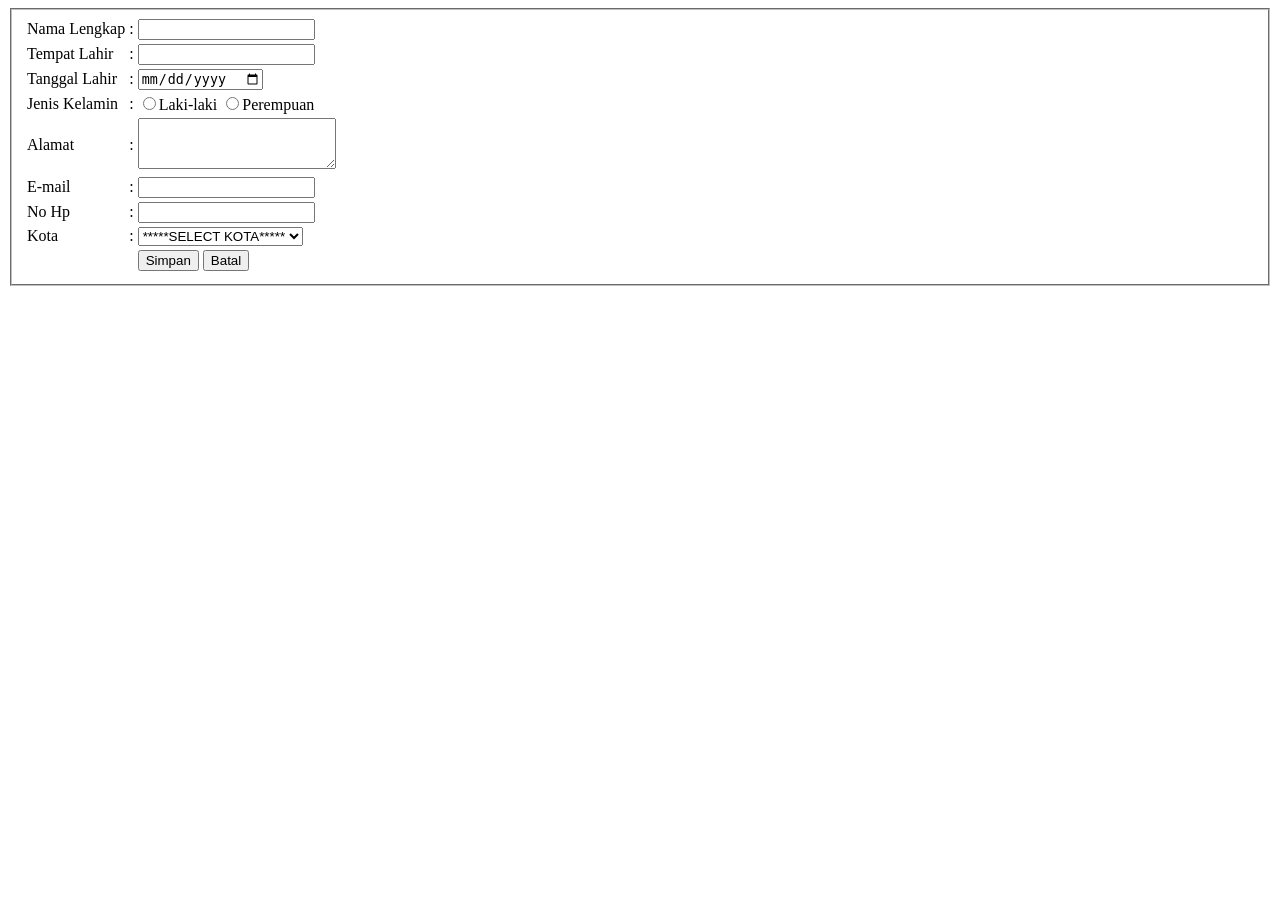
<file: Laporan_Pratikum/Modul_1/Pratikum_Latihan_05.html>
<!DOCTYPE html>
<html lang="en">
<head>
    <meta charset="UTF-8">
    <meta name="viewport" content="width=device-width, initial-scale=1.0">
    <title>Pratikum Latihan 5</title>
</head>
<body>
    
    <form action="">
    <fieldset>
    <table>
        <tr>
            <td>Nama Lengkap</td>
            <td>:</td>
            <td><input type="text"></td>
        </tr>
        <tr>
            <td>Tempat Lahir</td>
            <td>:</td>
            <td><input type="text"></td>
        </tr>
        <tr>
            <td>Tanggal Lahir</td>
            <td>:</td>
            <td><input type="date"></td>
        </tr>
        <tr>
            <td>Jenis Kelamin</td>
            <td>:</td>
            <td>
               
                <input type="radio" name="jenis_kelamin" value="laki-laki">Laki-laki
                <input type="radio" name="jenis_kelamin" value="perempuan">Perempuan
            </td>
        </tr>
        <tr>
            <td>Alamat</td>
            <td>:</td>
            <td><textarea cols="22" rows="3"></textarea></td>
        </tr>
        <tr>
            <td>E-mail</td>
            <td>:</td>
            <td><input type="email"></td>
        </tr>
        <tr>
            <td>No Hp</td>
            <td>:</td>
            <td><input type="number"></td>
        </tr>
        <tr>
            <td>Kota</td>
            <td>:</td>
            <td>
                <select>
                    <option>*****SELECT KOTA*****</option>
                    <option>Bogor</option>
                    <option>Jakarta</option>
                    <option>Bekasi</option>
                    <option>Tangerang</option>
                    <option>Depok</option>
                    <option>Cikarang</option>
                    <option>Banten</option>
                </select>
            </td>
        </tr>
        <tr>
            <td>&nbsp;</td>
            <td>&nbsp;</td>
            <td>
                <input type="submit" name="submit" value="Simpan">
                <input type="reset" name="reset" value="Batal">
            </td>
        </tr>
    </table>
    </fieldset>
    </form>
</body>
</html>
</file>
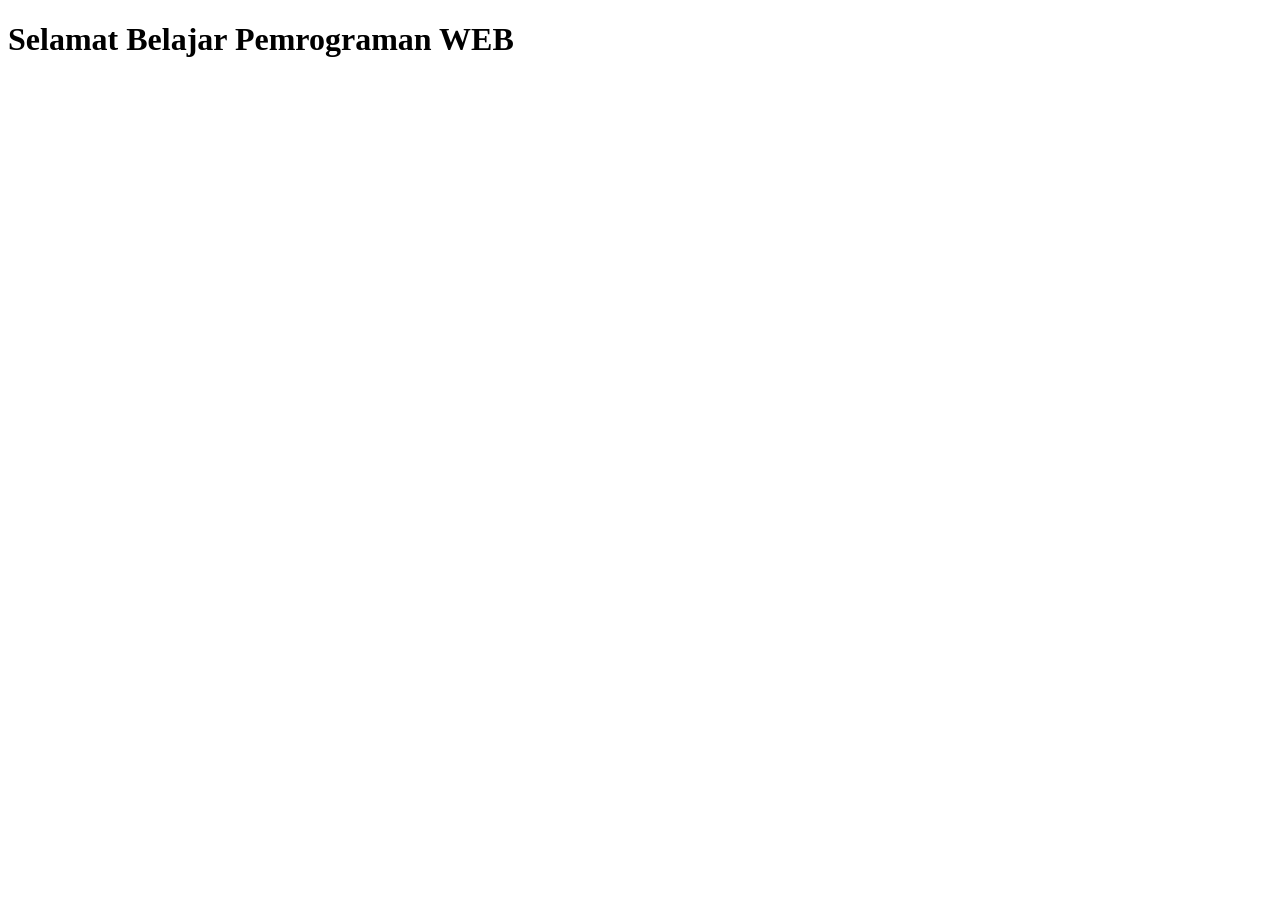
<file: Laporan_Pratikum/Modul_1/Pre_Test_03.html>
<!DOCTYPE html>
   
<html lang="id">
<head>
    <meta charset="UTF-8">
    <meta name="viewport" content="width=device-width, initial-scale=1.0">
    <title>Pre-Test no 3 Modul 1</title>
</head>
<body>

    <h1>Selamat Belajar Pemrograman WEB</h1>
    
</body>
</html>
</file>
<file: style.css>
:root {
    --putih: #ffffff;
    --biru-pucat: #eef1ff;
    --ungu-pucat: #f3eeff;
    --garis: #e0e4fb;

    --biru-tua: #1c2a8a;
    --biru: #3a4fd6;
    --ungu: #6a3fd0;
    --ungu-muda: #8a63e8;

    --navy-gelap: #131c63;   /* (BARU) top bar & footer */

    --teks: #1f2350;
    --teks-lembut: #5b6094;

    --radius: 18px;
    --bayangan: 0 10px 28px rgba(58, 79, 214, 0.12);
    --font-judul: "Poppins", "Segoe UI", Arial, sans-serif;
    --font-isi: "Inter", "Segoe UI", Roboto, Arial, sans-serif;
}

*,
*::before,
*::after {
    box-sizing: border-box;
}

html {
    scroll-behavior: smooth;
    scroll-padding-top: 24px;
}

body {
    margin: 0;
    background-color: var(--putih);
    background-image:
        radial-gradient(circle at 0% 0%, rgba(58, 79, 214, 0.10) 0, transparent 40%),
        radial-gradient(circle at 100% 35%, rgba(106, 63, 208, 0.09) 0, transparent 40%);
    background-attachment: fixed;
    color: var(--teks);
    font-family: var(--font-isi);
    line-height: 1.75;
}

h1, h2, h3, h4 {
    font-family: var(--font-judul);
    line-height: 1.25;
    margin-top: 0;
}

a {
    color: var(--biru);
    font-weight: 600;
    text-decoration: none;
    transition: color 0.2s;
}

a:hover {
    color: var(--ungu);
}

hr {
    border: none;
    height: 1px;
    margin: 20px 0;
    background-color: var(--garis);
}

.wadah {
    width: 94%;
    max-width: 1120px;
    margin: 0 auto;
}

.topbar {
    background-color: var(--navy-gelap);
    color: #dfe4ff;
    font-size: 0.78rem;
    line-height: 1.4;
}

.topbar .wadah {
    display: flex;
    justify-content: space-between;
    gap: 12px;
    padding: 7px 0;
}

.topbar a {
    margin-left: 16px;
    color: #dfe4ff;
    font-weight: 500;
}

.topbar a:hover {
    color: #ffffff;
    text-decoration: underline;
}

.halaman {
    display: grid;
    grid-template-columns: 320px 1fr;
    gap: 28px;
    width: 94%;
    max-width: 1120px;
    margin: 0 auto;
    padding: 32px 0;
    align-items: start;
}

.profil {
    position: sticky;
    top: 24px;
    /* (BARU) menu lebih banyak: kartu bisa di-scroll sendiri bila layar pendek */
    max-height: calc(100vh - 48px);
    overflow-y: auto;
    scrollbar-width: thin;
    scrollbar-color: rgba(255, 255, 255, 0.35) transparent;
    padding: 32px 24px;
    text-align: center;
    color: var(--putih);
    background: linear-gradient(160deg, #24349e 0%, #3b2a9e 55%, #5a2fa0 100%);
    border-radius: var(--radius);
    box-shadow: 0 14px 32px rgba(36, 52, 158, 0.30);
}

.profil img {
    display: block;
    width: 170px;
    height: 170px;
    margin: 0 auto 18px;
    object-fit: cover;
    border-radius: 50%;
    border: 5px solid rgba(255, 255, 255, 0.55);
    box-shadow: 0 0 0 7px rgba(255, 255, 255, 0.14);
}

.profil h1 {
    margin-bottom: 4px;
    font-size: 1.7rem;
    color: var(--putih);
}

.profil .peran {
    margin: 0;
    color: #d9ddff;
    font-size: 0.95rem;
}

.profil .tagline {
    margin: 16px 0 0;
    font-size: 0.9rem;
    font-style: italic;
    color: #e8e5ff;
}

.profil hr {
    background-color: rgba(255, 255, 255, 0.25);
    margin: 22px 0;
}

.profil nav {
    display: flex;
    flex-direction: column;
    gap: 4px;
}

.profil nav a {
    padding: 8px 14px;
    border-radius: 12px;
    color: var(--putih);
    font-weight: 500;
    font-size: 0.92rem;
    transition: background-color 0.2s, transform 0.2s;
}

.profil nav a:hover {
    background-color: rgba(255, 255, 255, 0.18);
    transform: translateX(4px);
    color: var(--putih);
}

.konten {
    display: flex;
    flex-direction: column;
    gap: 24px;
    min-width: 0;
}

.konten section {
    padding: 28px 30px;
    background-color: var(--putih);
    border: 1px solid var(--garis);
    border-radius: var(--radius);
    box-shadow: var(--bayangan);
}

.konten h2 {
    display: flex;
    align-items: center;
    gap: 12px;
    margin-bottom: 14px;
    font-size: 1.45rem;
    color: var(--biru-tua);
}

.konten h2::before {
    content: "";
    width: 8px;
    height: 28px;
    border-radius: 4px;
    background: linear-gradient(var(--biru), var(--ungu));
}

.konten h3 {
    margin-bottom: 10px;
    font-size: 1.1rem;
    color: var(--biru-tua);
}

.konten p {
    margin: 0 0 12px;
    text-align: justify;
}

.konten .sapaan {
    background: linear-gradient(135deg, var(--biru-pucat), var(--ungu-pucat));
}

.sapaan h2 {
    font-size: 1.9rem;
}

mark {
    padding: 0 6px;
    border-radius: 6px;
    background-color: #dfe5ff;
    color: var(--biru-tua);
}

.chip-wrap {
    display: flex;
    flex-wrap: wrap;
    gap: 10px;
    padding: 0;
    margin: 0;
    list-style: none;
}

.chip-wrap li {
    padding: 6px 16px;
    border: 1px solid var(--garis);
    border-radius: 999px;
    background-color: var(--biru-pucat);
    color: var(--biru-tua);
    font-size: 0.9rem;
    font-weight: 500;
    transition: background-color 0.2s, transform 0.2s, color 0.2s;
}

.chip-wrap li:hover {
    background: linear-gradient(135deg, var(--biru), var(--ungu));
    color: var(--putih);
    transform: translateY(-3px);
}

blockquote {
    margin: 0;
    padding: 14px 20px;
    border-left: 5px solid var(--ungu);
    background-color: var(--ungu-pucat);
    border-radius: 0 12px 12px 0;
    font-style: italic;
}

table {
    width: 100%;
    border-collapse: collapse;
}

th, td {
    padding: 11px 14px;
    text-align: left;
    border-bottom: 1px solid var(--garis);
}

th {
    width: 36%;
    color: var(--biru-tua);
    font-weight: 600;
    background-color: var(--biru-pucat);
}

tr:last-child th,
tr:last-child td {
    border-bottom: none;
}

tr:hover td {
    background-color: #f8f9ff;
}

.timeline {
    position: relative;
    margin: 0;
    padding: 0 0 0 28px;
    list-style: none;
}

.timeline::before {
    content: "";
    position: absolute;
    left: 7px;
    top: 6px;
    bottom: 6px;
    width: 3px;
    border-radius: 2px;
    background: linear-gradient(var(--biru), var(--ungu));
}

.timeline li {
    position: relative;
    margin-bottom: 18px;
}

.timeline li:last-child {
    margin-bottom: 0;
}

.timeline li::before {
    content: "";
    position: absolute;
    left: -28px;
    top: 7px;
    width: 17px;
    height: 17px;
    border-radius: 50%;
    background-color: var(--putih);
    border: 4px solid var(--biru);
}

.timeline .tahun {
    display: inline-block;
    font-size: 0.8rem;
    font-weight: 600;
    color: var(--ungu);
}

.timeline strong {
    display: block;
    color: var(--biru-tua);
}

.timeline small {
    color: var(--teks-lembut);
}

.skill {
    margin-bottom: 14px;
}

.skill label {
    display: flex;
    justify-content: space-between;
    margin-bottom: 4px;
    font-size: 0.92rem;
    font-weight: 600;
}

.skill label span {
    color: var(--biru);
}

progress {
    display: block;
    width: 100%;
    height: 12px;
    border: none;
    border-radius: 999px;
    overflow: hidden;
    background-color: #e4e8ff;
    -webkit-appearance: none;
    appearance: none;
}

progress::-webkit-progress-bar {
    background-color: #e4e8ff;
}

progress::-webkit-progress-value {
    border-radius: 999px;
    background: linear-gradient(90deg, var(--biru), var(--ungu-muda));
}

progress::-moz-progress-bar {
    border-radius: 999px;
    background: linear-gradient(90deg, var(--biru), var(--ungu-muda));
}

.proyek-grid {
    display: grid;
    grid-template-columns: repeat(auto-fit, minmax(240px, 1fr));
    gap: 16px;
    margin-bottom: 18px;
}

.proyek {
    position: relative;
    display: flex;
    flex-direction: column;
    padding: 22px 20px 18px;
    overflow: hidden;
    background-color: var(--putih);
    border: 1px solid var(--garis);
    border-radius: 16px;
    box-shadow: 0 4px 14px rgba(58, 79, 214, 0.08);
    color: var(--teks);
    font-weight: 400;
    transition: transform 0.25s, box-shadow 0.25s, border-color 0.25s;
}

.proyek::before {
    content: "";
    position: absolute;
    top: 0;
    left: 0;
    right: 0;
    height: 5px;
    background: linear-gradient(90deg, var(--biru), var(--ungu-muda));
}

.proyek:hover {
    transform: translateY(-5px);
    border-color: var(--ungu-muda);
    box-shadow: 0 14px 28px rgba(106, 63, 208, 0.20);
    color: var(--teks);
}

.proyek .label-repo {
    align-self: flex-start;
    margin-bottom: 10px;
    padding: 2px 10px;
    border-radius: 999px;
    background-color: var(--ungu-pucat);
    color: var(--ungu);
    font-size: 0.72rem;
    font-weight: 600;
    letter-spacing: 0.5px;
}

.proyek h3 {
    margin-bottom: 6px;
    font-size: 1.05rem;
    color: var(--biru-tua);
}

.proyek p {
    flex-grow: 1;
    margin: 0 0 12px;
    font-size: 0.88rem;
    text-align: left;
    color: var(--teks-lembut);
}

.proyek .tag-wrap {
    display: flex;
    flex-wrap: wrap;
    gap: 6px;
    margin-bottom: 14px;
}

.proyek .tag {
    padding: 1px 10px;
    border-radius: 6px;
    background-color: var(--biru-pucat);
    color: var(--biru-tua);
    font-size: 0.75rem;
    font-weight: 500;
}

.proyek .buka {
    color: var(--biru);
    font-size: 0.88rem;
    font-weight: 600;
    transition: color 0.2s, letter-spacing 0.2s;
}

.proyek:hover .buka {
    color: var(--ungu);
    letter-spacing: 0.4px;
}

.sub-judul {
    margin: 22px 0 12px;
}

.proyek .aksi {
    display: flex;
    flex-wrap: wrap;
    align-items: center;
    gap: 14px;
}

.proyek a.buka::after {
    content: "";
    position: absolute;
    inset: 0;
    z-index: 1;
}

.proyek a.kode {
    position: relative;
    z-index: 2;
    font-size: 0.82rem;
    font-weight: 500;
    color: var(--teks-lembut);
    border-bottom: 1px dashed var(--teks-lembut);
}

.proyek a.kode:hover {
    color: var(--ungu);
    border-bottom-color: var(--ungu);
}

.latihan-list {
    padding: 0;
    margin: 0 0 18px;
    list-style: none;
    border: 1px solid var(--garis);
    border-radius: 12px;
    overflow: hidden;
}

.latihan-list li {
    display: flex;
    align-items: center;
    justify-content: space-between;
    gap: 14px;
    margin: 0;
    padding: 12px 16px;
    border-bottom: 1px solid var(--garis);
    transition: background-color 0.2s;
}

.latihan-list li:last-child {
    border-bottom: none;
}

.latihan-list li:hover {
    background-color: var(--biru-pucat);
}

.latihan-list .info strong {
    display: block;
    font-size: 0.95rem;
    color: var(--biru-tua);
}

.latihan-list .info small {
    color: var(--teks-lembut);
    font-size: 0.82rem;
}

.aksi-kecil {
    display: flex;
    flex-shrink: 0;
    gap: 8px;
}

.btn-kecil {
    padding: 5px 16px;
    border-radius: 8px;
    font-size: 0.82rem;
    transition: transform 0.2s, background-color 0.2s;
}

.btn-kecil:hover {
    transform: translateY(-2px);
}

.btn-isi {
    background: linear-gradient(135deg, var(--biru), var(--ungu));
    color: var(--putih);
}

.btn-isi:hover {
    color: var(--putih);
}

.btn-garis {
    border: 1px solid var(--garis);
    background-color: var(--putih);
    color: var(--biru);
}

@media (max-width: 560px) {
    .latihan-list li {
        flex-direction: column;
        align-items: flex-start;
    }
}

.halaman-modul {
    width: 94%;
    max-width: 860px;
    margin: 0 auto;
    padding: 32px 0 40px;
}

.kembali {
    display: inline-block;
    margin-bottom: 14px;
    font-size: 0.9rem;
}

.tombol {
    display: inline-block;
    padding: 10px 22px;
    border-radius: 999px;
    color: var(--putih);
    font-size: 0.92rem;
    background: linear-gradient(135deg, var(--biru), var(--ungu));
    box-shadow: 0 6px 16px rgba(58, 79, 214, 0.30);
    transition: transform 0.2s, box-shadow 0.2s;
}

.tombol:hover {
    color: var(--putih);
    transform: translateY(-3px);
    box-shadow: 0 10px 22px rgba(106, 63, 208, 0.40);
}

.tabel-wrap {
    overflow-x: auto;
    border-radius: 10px;
    border: 1px solid var(--garis);
}

.tabel-jadwal {
    min-width: 640px;
    font-size: 0.9rem;
}

.tabel-jadwal th {
    width: auto;
    background-color: var(--biru-tua);
    color: var(--putih);
    white-space: nowrap;
}

.tabel-jadwal tbody tr:nth-child(even) {
    background-color: var(--biru-pucat);
}

.konten .catatan {
    margin: 10px 0 0;
    font-size: 0.85rem;
    color: var(--teks-lembut);
}

.tautan-cepat {
    display: flex;
    flex-wrap: wrap;
    gap: 10px;
    padding: 0;
    margin: 0;
    list-style: none;
}

.tautan-cepat a {
    display: inline-block;
    padding: 8px 18px;
    border: 2px solid var(--garis);
    border-radius: 10px;
    background-color: var(--biru-pucat);
    font-size: 0.9rem;
    transition: all 0.2s;
}

.tautan-cepat a:hover {
    border-color: var(--ungu-muda);
    background-color: var(--putih);
    transform: translateY(-2px);
}

.kontak-info {
    display: grid;
    grid-template-columns: repeat(auto-fit, minmax(220px, 1fr));
    gap: 14px;
    margin-bottom: 20px;
}

.kontak-info div {
    padding: 14px 16px;
    background-color: var(--biru-pucat);
    border-left: 4px solid var(--ungu);
    border-radius: 0 10px 10px 0;
}

.kontak-info strong {
    display: block;
    font-size: 0.85rem;
    color: var(--biru-tua);
}

.kontak-info span {
    font-size: 0.92rem;
    word-break: break-word;
}

.kontak {
    display: flex;
    flex-wrap: wrap;
    gap: 12px;
    padding: 0;
    margin: 0;
    list-style: none;
}

.kontak a {
    display: inline-block;
    padding: 10px 22px;
    border-radius: 999px;
    color: var(--putih);
    background: linear-gradient(135deg, var(--biru), var(--ungu));
    box-shadow: 0 6px 16px rgba(58, 79, 214, 0.30);
    transition: transform 0.2s, box-shadow 0.2s;
}

.kontak a:hover {
    color: var(--putih);
    transform: translateY(-3px);
    box-shadow: 0 10px 22px rgba(106, 63, 208, 0.40);
}

.footer {
    margin-top: 8px;
    padding: 36px 0 18px;
    background-color: var(--navy-gelap);
    color: #cfd6ff;
    font-size: 0.88rem;
}

.footer-grid {
    display: grid;
    grid-template-columns: repeat(3, 1fr);
    gap: 28px;
}

.footer h4 {
    margin-bottom: 10px;
    font-size: 1rem;
    color: var(--putih);
}

.footer p {
    margin: 0 0 6px;
}

.footer ul {
    padding: 0;
    margin: 0;
    list-style: none;
}

.footer li {
    margin-bottom: 6px;
}

.footer a {
    color: #cfd6ff;
    font-weight: 400;
}

.footer a:hover {
    color: var(--putih);
    text-decoration: underline;
}

.footer-bawah {
    margin-top: 26px;
    padding-top: 14px;
    border-top: 1px solid rgba(255, 255, 255, 0.18);
    text-align: center;
    font-size: 0.82rem;
}

.ke-atas {
    position: fixed;
    right: 20px;
    bottom: 20px;
    z-index: 30;
    display: flex;
    align-items: center;
    justify-content: center;
    width: 44px;
    height: 44px;
    border-radius: 50%;
    color: var(--putih);
    font-size: 1.2rem;
    background: linear-gradient(135deg, var(--biru), var(--ungu));
    box-shadow: 0 8px 18px rgba(58, 79, 214, 0.40);
    transition: transform 0.2s;
}

.ke-atas:hover {
    color: var(--putih);
    transform: translateY(-4px);
}

@media (max-width: 860px) {
    .halaman {
        grid-template-columns: 1fr;
    }

    .profil {
        position: static;
        max-height: none;
        overflow: visible;
    }

    .profil nav {
        flex-direction: row;
        flex-wrap: wrap;
        justify-content: center;
    }

    .konten section {
        padding: 22px 18px;
    }

    th {
        width: 42%;
    }

    .topbar .wadah div:last-child {
        display: none;
    }

    .footer-grid {
        grid-template-columns: 1fr;
    }
}

@media (prefers-reduced-motion: reduce) {
    html { scroll-behavior: auto; }
    * { transition: none !important; }
}
</file>
<file: Tugas_Data_Diri/style.css>
/* =========================================================
   STYLE.CSS - Web Profil Diri (Latar Putih, Nuansa Biru & Ungu)
   Tampilan utama TETAP seperti versi sebelumnya (kartu profil
   di kiri + kartu konten di kanan).
   Bagian BARU ditandai (BARU):
     - Top bar
     - My Project (kartu repository GitHub)
     - Tabel jadwal kuliah (Akademik)
     - Tautan cepat & info kontak
     - Footer 3 kolom & tombol kembali ke atas
   ========================================================= */

/* ---------- VARIABEL ---------- */
:root {
    --putih: #ffffff;
    --biru-pucat: #eef1ff;
    --ungu-pucat: #f3eeff;
    --garis: #e0e4fb;

    --biru-tua: #1c2a8a;
    --biru: #3a4fd6;
    --ungu: #6a3fd0;
    --ungu-muda: #8a63e8;

    --navy-gelap: #131c63;   /* (BARU) top bar & footer */

    --teks: #1f2350;
    --teks-lembut: #5b6094;

    --radius: 18px;
    --bayangan: 0 10px 28px rgba(58, 79, 214, 0.12);
    --font-judul: "Poppins", "Segoe UI", Arial, sans-serif;
    --font-isi: "Inter", "Segoe UI", Roboto, Arial, sans-serif;
}

/* ---------- DASAR ---------- */
*,
*::before,
*::after {
    box-sizing: border-box;
}

html {
    scroll-behavior: smooth;
    scroll-padding-top: 24px;
}

body {
    margin: 0;
    background-color: var(--putih);
    background-image:
        radial-gradient(circle at 0% 0%, rgba(58, 79, 214, 0.10) 0, transparent 40%),
        radial-gradient(circle at 100% 35%, rgba(106, 63, 208, 0.09) 0, transparent 40%);
    background-attachment: fixed;
    color: var(--teks);
    font-family: var(--font-isi);
    line-height: 1.75;
}

h1, h2, h3, h4 {
    font-family: var(--font-judul);
    line-height: 1.25;
    margin-top: 0;
}

a {
    color: var(--biru);
    font-weight: 600;
    text-decoration: none;
    transition: color 0.2s;
}

a:hover {
    color: var(--ungu);
}

hr {
    border: none;
    height: 1px;
    margin: 20px 0;
    background-color: var(--garis);
}

.wadah {
    width: 94%;
    max-width: 1120px;
    margin: 0 auto;
}

/* ---------- TOP BAR (BARU) ---------- */
.topbar {
    background-color: var(--navy-gelap);
    color: #dfe4ff;
    font-size: 0.78rem;
    line-height: 1.4;
}

.topbar .wadah {
    display: flex;
    justify-content: space-between;
    gap: 12px;
    padding: 7px 0;
}

.topbar a {
    margin-left: 16px;
    color: #dfe4ff;
    font-weight: 500;
}

.topbar a:hover {
    color: #ffffff;
    text-decoration: underline;
}

/* ---------- LAYOUT DUA KOLOM ---------- */
.halaman {
    display: grid;
    grid-template-columns: 320px 1fr;
    gap: 28px;
    width: 94%;
    max-width: 1120px;
    margin: 0 auto;
    padding: 32px 0;
    align-items: start;
}

/* ---------- KARTU PROFIL (KIRI) ---------- */
.profil {
    position: sticky;
    top: 24px;
    /* (BARU) menu lebih banyak: kartu bisa di-scroll sendiri bila layar pendek */
    max-height: calc(100vh - 48px);
    overflow-y: auto;
    scrollbar-width: thin;
    scrollbar-color: rgba(255, 255, 255, 0.35) transparent;
    padding: 32px 24px;
    text-align: center;
    color: var(--putih);
    background: linear-gradient(160deg, #24349e 0%, #3b2a9e 55%, #5a2fa0 100%);
    border-radius: var(--radius);
    box-shadow: 0 14px 32px rgba(36, 52, 158, 0.30);
}

.profil img {
    display: block;
    width: 170px;
    height: 170px;
    margin: 0 auto 18px;
    object-fit: cover;
    border-radius: 50%;
    border: 5px solid rgba(255, 255, 255, 0.55);
    box-shadow: 0 0 0 7px rgba(255, 255, 255, 0.14);
}

.profil h1 {
    margin-bottom: 4px;
    font-size: 1.7rem;
    color: var(--putih);
}

.profil .peran {
    margin: 0;
    color: #d9ddff;
    font-size: 0.95rem;
}

.profil .tagline {
    margin: 16px 0 0;
    font-size: 0.9rem;
    font-style: italic;
    color: #e8e5ff;
}

.profil hr {
    background-color: rgba(255, 255, 255, 0.25);
    margin: 22px 0;
}

.profil nav {
    display: flex;
    flex-direction: column;
    gap: 4px;
}

.profil nav a {
    padding: 8px 14px;
    border-radius: 12px;
    color: var(--putih);
    font-weight: 500;
    font-size: 0.92rem;
    transition: background-color 0.2s, transform 0.2s;
}

.profil nav a:hover {
    background-color: rgba(255, 255, 255, 0.18);
    transform: translateX(4px);
    color: var(--putih);
}

/* ---------- KONTEN (KANAN) ---------- */
.konten {
    display: flex;
    flex-direction: column;
    gap: 24px;
    min-width: 0; /* supaya tabel lebar tidak merusak grid */
}

.konten section {
    padding: 28px 30px;
    background-color: var(--putih);
    border: 1px solid var(--garis);
    border-radius: var(--radius);
    box-shadow: var(--bayangan);
}

.konten h2 {
    display: flex;
    align-items: center;
    gap: 12px;
    margin-bottom: 14px;
    font-size: 1.45rem;
    color: var(--biru-tua);
}

.konten h2::before {
    content: "";
    width: 8px;
    height: 28px;
    border-radius: 4px;
    background: linear-gradient(var(--biru), var(--ungu));
}

.konten h3 {
    margin-bottom: 10px;
    font-size: 1.1rem;
    color: var(--biru-tua);
}

.konten p {
    margin: 0 0 12px;
    text-align: justify;
}

.konten .sapaan {
    background: linear-gradient(135deg, var(--biru-pucat), var(--ungu-pucat));
}

.sapaan h2 {
    font-size: 1.9rem;
}

mark {
    padding: 0 6px;
    border-radius: 6px;
    background-color: #dfe5ff;
    color: var(--biru-tua);
}

.chip-wrap {
    display: flex;
    flex-wrap: wrap;
    gap: 10px;
    padding: 0;
    margin: 0;
    list-style: none;
}

.chip-wrap li {
    padding: 6px 16px;
    border: 1px solid var(--garis);
    border-radius: 999px;
    background-color: var(--biru-pucat);
    color: var(--biru-tua);
    font-size: 0.9rem;
    font-weight: 500;
    transition: background-color 0.2s, transform 0.2s, color 0.2s;
}

.chip-wrap li:hover {
    background: linear-gradient(135deg, var(--biru), var(--ungu));
    color: var(--putih);
    transform: translateY(-3px);
}

blockquote {
    margin: 0;
    padding: 14px 20px;
    border-left: 5px solid var(--ungu);
    background-color: var(--ungu-pucat);
    border-radius: 0 12px 12px 0;
    font-style: italic;
}

/* ---------- TABEL DATA DIRI ---------- */
table {
    width: 100%;
    border-collapse: collapse;
}

th, td {
    padding: 11px 14px;
    text-align: left;
    border-bottom: 1px solid var(--garis);
}

th {
    width: 36%;
    color: var(--biru-tua);
    font-weight: 600;
    background-color: var(--biru-pucat);
}

tr:last-child th,
tr:last-child td {
    border-bottom: none;
}

tr:hover td {
    background-color: #f8f9ff;
}

/* ---------- TIMELINE PENDIDIKAN ---------- */
.timeline {
    position: relative;
    margin: 0;
    padding: 0 0 0 28px;
    list-style: none;
}

.timeline::before {
    content: "";
    position: absolute;
    left: 7px;
    top: 6px;
    bottom: 6px;
    width: 3px;
    border-radius: 2px;
    background: linear-gradient(var(--biru), var(--ungu));
}

.timeline li {
    position: relative;
    margin-bottom: 18px;
}

.timeline li:last-child {
    margin-bottom: 0;
}

.timeline li::before {
    content: "";
    position: absolute;
    left: -28px;
    top: 7px;
    width: 17px;
    height: 17px;
    border-radius: 50%;
    background-color: var(--putih);
    border: 4px solid var(--biru);
}

.timeline .tahun {
    display: inline-block;
    font-size: 0.8rem;
    font-weight: 600;
    color: var(--ungu);
}

.timeline strong {
    display: block;
    color: var(--biru-tua);
}

.timeline small {
    color: var(--teks-lembut);
}

/* ---------- KEAHLIAN (PROGRESS BAR) ---------- */
.skill {
    margin-bottom: 14px;
}

.skill label {
    display: flex;
    justify-content: space-between;
    margin-bottom: 4px;
    font-size: 0.92rem;
    font-weight: 600;
}

.skill label span {
    color: var(--biru);
}

progress {
    display: block;
    width: 100%;
    height: 12px;
    border: none;
    border-radius: 999px;
    overflow: hidden;
    background-color: #e4e8ff;
    -webkit-appearance: none;
    appearance: none;
}

progress::-webkit-progress-bar {
    background-color: #e4e8ff;
}

progress::-webkit-progress-value {
    border-radius: 999px;
    background: linear-gradient(90deg, var(--biru), var(--ungu-muda));
}

progress::-moz-progress-bar {
    border-radius: 999px;
    background: linear-gradient(90deg, var(--biru), var(--ungu-muda));
}

/* ---------- MY PROJECT (BARU) ---------- */
.proyek-grid {
    display: grid;
    grid-template-columns: repeat(auto-fit, minmax(240px, 1fr));
    gap: 16px;
    margin-bottom: 18px;
}

/* Seluruh kartu adalah link ke repository GitHub */
.proyek {
    position: relative;
    display: flex;
    flex-direction: column;
    padding: 22px 20px 18px;
    overflow: hidden;
    background-color: var(--putih);
    border: 1px solid var(--garis);
    border-radius: 16px;
    box-shadow: 0 4px 14px rgba(58, 79, 214, 0.08);
    color: var(--teks);
    font-weight: 400;
    transition: transform 0.25s, box-shadow 0.25s, border-color 0.25s;
}

/* Garis warna di atas kartu */
.proyek::before {
    content: "";
    position: absolute;
    top: 0;
    left: 0;
    right: 0;
    height: 5px;
    background: linear-gradient(90deg, var(--biru), var(--ungu-muda));
}

.proyek:hover {
    transform: translateY(-5px);
    border-color: var(--ungu-muda);
    box-shadow: 0 14px 28px rgba(106, 63, 208, 0.20);
    color: var(--teks);
}

.proyek .label-repo {
    align-self: flex-start;
    margin-bottom: 10px;
    padding: 2px 10px;
    border-radius: 999px;
    background-color: var(--ungu-pucat);
    color: var(--ungu);
    font-size: 0.72rem;
    font-weight: 600;
    letter-spacing: 0.5px;
}

.proyek h3 {
    margin-bottom: 6px;
    font-size: 1.05rem;
    color: var(--biru-tua);
}

.proyek p {
    flex-grow: 1;
    margin: 0 0 12px;
    font-size: 0.88rem;
    text-align: left;
    color: var(--teks-lembut);
}

.proyek .tag-wrap {
    display: flex;
    flex-wrap: wrap;
    gap: 6px;
    margin-bottom: 14px;
}

.proyek .tag {
    padding: 1px 10px;
    border-radius: 6px;
    background-color: var(--biru-pucat);
    color: var(--biru-tua);
    font-size: 0.75rem;
    font-weight: 500;
}

.proyek .buka {
    color: var(--biru);
    font-size: 0.88rem;
    font-weight: 600;
    transition: color 0.2s, letter-spacing 0.2s;
}

.proyek:hover .buka {
    color: var(--ungu);
    letter-spacing: 0.4px;
}

/* ---------- TOMBOL (BARU) ---------- */
.tombol {
    display: inline-block;
    padding: 10px 22px;
    border-radius: 999px;
    color: var(--putih);
    font-size: 0.92rem;
    background: linear-gradient(135deg, var(--biru), var(--ungu));
    box-shadow: 0 6px 16px rgba(58, 79, 214, 0.30);
    transition: transform 0.2s, box-shadow 0.2s;
}

.tombol:hover {
    color: var(--putih);
    transform: translateY(-3px);
    box-shadow: 0 10px 22px rgba(106, 63, 208, 0.40);
}

/* ---------- AKADEMIK / TABEL JADWAL (BARU) ---------- */
.tabel-wrap {
    overflow-x: auto;
    border-radius: 10px;
    border: 1px solid var(--garis);
}

.tabel-jadwal {
    min-width: 640px;
    font-size: 0.9rem;
}

.tabel-jadwal th {
    width: auto;
    background-color: var(--biru-tua);
    color: var(--putih);
    white-space: nowrap;
}

.tabel-jadwal tbody tr:nth-child(even) {
    background-color: var(--biru-pucat);
}

.konten .catatan {
    margin: 10px 0 0;
    font-size: 0.85rem;
    color: var(--teks-lembut);
}

/* ---------- TAUTAN CEPAT (BARU) ---------- */
.tautan-cepat {
    display: flex;
    flex-wrap: wrap;
    gap: 10px;
    padding: 0;
    margin: 0;
    list-style: none;
}

.tautan-cepat a {
    display: inline-block;
    padding: 8px 18px;
    border: 2px solid var(--garis);
    border-radius: 10px;
    background-color: var(--biru-pucat);
    font-size: 0.9rem;
    transition: all 0.2s;
}

.tautan-cepat a:hover {
    border-color: var(--ungu-muda);
    background-color: var(--putih);
    transform: translateY(-2px);
}

/* ---------- KONTAK ---------- */
.kontak-info {
    display: grid;
    grid-template-columns: repeat(auto-fit, minmax(220px, 1fr));
    gap: 14px;
    margin-bottom: 20px;
}

.kontak-info div {
    padding: 14px 16px;
    background-color: var(--biru-pucat);
    border-left: 4px solid var(--ungu);
    border-radius: 0 10px 10px 0;
}

.kontak-info strong {
    display: block;
    font-size: 0.85rem;
    color: var(--biru-tua);
}

.kontak-info span {
    font-size: 0.92rem;
    word-break: break-word;
}

.kontak {
    display: flex;
    flex-wrap: wrap;
    gap: 12px;
    padding: 0;
    margin: 0;
    list-style: none;
}

.kontak a {
    display: inline-block;
    padding: 10px 22px;
    border-radius: 999px;
    color: var(--putih);
    background: linear-gradient(135deg, var(--biru), var(--ungu));
    box-shadow: 0 6px 16px rgba(58, 79, 214, 0.30);
    transition: transform 0.2s, box-shadow 0.2s;
}

.kontak a:hover {
    color: var(--putih);
    transform: translateY(-3px);
    box-shadow: 0 10px 22px rgba(106, 63, 208, 0.40);
}

/* ---------- FOOTER 3 KOLOM (BARU) ---------- */
.footer {
    margin-top: 8px;
    padding: 36px 0 18px;
    background-color: var(--navy-gelap);
    color: #cfd6ff;
    font-size: 0.88rem;
}

.footer-grid {
    display: grid;
    grid-template-columns: repeat(3, 1fr);
    gap: 28px;
}

.footer h4 {
    margin-bottom: 10px;
    font-size: 1rem;
    color: var(--putih);
}

.footer p {
    margin: 0 0 6px;
}

.footer ul {
    padding: 0;
    margin: 0;
    list-style: none;
}

.footer li {
    margin-bottom: 6px;
}

.footer a {
    color: #cfd6ff;
    font-weight: 400;
}

.footer a:hover {
    color: var(--putih);
    text-decoration: underline;
}

.footer-bawah {
    margin-top: 26px;
    padding-top: 14px;
    border-top: 1px solid rgba(255, 255, 255, 0.18);
    text-align: center;
    font-size: 0.82rem;
}

/* ---------- TOMBOL KEMBALI KE ATAS (BARU) ---------- */
.ke-atas {
    position: fixed;
    right: 20px;
    bottom: 20px;
    z-index: 30;
    display: flex;
    align-items: center;
    justify-content: center;
    width: 44px;
    height: 44px;
    border-radius: 50%;
    color: var(--putih);
    font-size: 1.2rem;
    background: linear-gradient(135deg, var(--biru), var(--ungu));
    box-shadow: 0 8px 18px rgba(58, 79, 214, 0.40);
    transition: transform 0.2s;
}

.ke-atas:hover {
    color: var(--putih);
    transform: translateY(-4px);
}

/* ---------- RESPONSIF ---------- */
@media (max-width: 860px) {
    .halaman {
        grid-template-columns: 1fr;
    }

    .profil {
        position: static;
        max-height: none;
        overflow: visible;
    }

    .profil nav {
        flex-direction: row;
        flex-wrap: wrap;
        justify-content: center;
    }

    .konten section {
        padding: 22px 18px;
    }

    th {
        width: 42%;
    }

    .topbar .wadah div:last-child {
        display: none;
    }

    .footer-grid {
        grid-template-columns: 1fr;
    }
}

@media (prefers-reduced-motion: reduce) {
    html { scroll-behavior: auto; }
    * { transition: none !important; }
}
</file>
<file: Tugas_Web_Keluarga/style.css>
:root {
    --hijau-tua: #1f4e4a;
    --hijau-muda: #e3efe9;
    --krem: #faf6ee;
    --pasir: #e9dcc3;
    --terakota: #c8663d;
    --teks: #33302b;
    --teks-lembut: #6b655c;
    --putih: #ffffff;
    --radius: 14px;
    --bayangan: 0 8px 24px rgba(31, 78, 74, 0.12);
    --font-judul: "Playfair Display", Georgia, "Times New Roman", serif;
    --font-isi: "Poppins", "Segoe UI", Roboto, Arial, sans-serif;
}

*,
*::before,
*::after {
    box-sizing: border-box;
}

html {
    scroll-behavior: smooth;
    scroll-padding-top: 0px; /* supaya judul tidak tertutup menu sticky */
}

body {
    margin: 0;
    background-color: var(--krem);
    color: var(--teks);
    font-family: var(--font-isi);
    font-size: 16px;
    line-height: 1.75;
}

h1, h2, h3 {
    font-family: var(--font-judul);
    line-height: 1.25;
    color: var(--hijau-tua);
}

a {
    color: var(--terakota);
    text-decoration: none;
    font-weight: 500;
    transition: color 0.2s;
}

a:hover {
    color: var(--hijau-tua);
    text-decoration: underline;
}

hr {
    border: none;
    height: 2px;
    margin: 48px 0;
    background: linear-gradient(90deg, transparent, var(--terakota), transparent);
}

.header {
    background: linear-gradient(135deg, var(--hijau-tua), #2f7a72);
    color: var(--putih);
    text-align: center;
    padding: 50px 30px 60px;
}

.header h1 {
    margin: 0;
    font-size: clamp(2rem, 6vw, 3.6rem);
    color: var(--putih);
    letter-spacing: 1px;
}

.header .motto {
    margin: 12px 0 0;
    font-size: 1.1rem;
    color: var(--pasir);
}

.menu {
    position: sticky;
    top: 0;
    z-index: 10;
    display: flex;
    flex-wrap: wrap;
    justify-content: center;
    gap: 6px;
    padding: 10px;
    background-color: var(--putih);
    box-shadow: 0 2px 10px rgba(0, 0, 0, 0.08);
}

.menu a {
    padding: 6px 16px;
    border-radius: 999px;
    font-size: 0.9rem;
    color: var(--hijau-tua);
}

.menu a:hover {
    background-color: var(--hijau-tua);
    color: var(--putih);
    text-decoration: none;
}

.konten {
    width: 92%;
    max-width: 1000px;
    margin: 0 auto;
    padding-bottom: 40px;
}

.foto {
    margin: -70px 0 0;
    text-align: center;
}

.foto img {
    display: block;
    width: 100%;
    height: auto;
    max-height: 480px;
    object-fit: cover;
    border: 8px solid var(--putih);
    border-radius: var(--radius);
    box-shadow: var(--bayangan);
    transition: transform 0.4s;
}

.foto img:hover {
    transform: scale(1.015);
}

.foto figcaption {
    margin-top: 10px;
    font-size: 0.85rem;
    font-style: italic;
    color: var(--teks-lembut);
}

section h2 {
    font-size: 2rem;
    margin-bottom: 8px;
    padding-bottom: 8px;
    border-bottom: 3px solid var(--terakota);
    display: inline-block;
}

section p {
    text-align: justify;
}

.kartu {
    background-color: var(--putih);
    padding: 20px 24px;
    border-radius: var(--radius);
    box-shadow: var(--bayangan);
}

.kutipan {
    margin: 24px 0;
    padding: 16px 22px;
    background-color: var(--hijau-muda);
    border-left: 6px solid var(--hijau-tua);
    border-radius: 0 var(--radius) var(--radius) 0;
}

ins {
    text-decoration: none;
    border-bottom: 2px solid var(--terakota);
}

del {
    color: var(--teks-lembut);
}

.tabel-wrap {
    overflow-x: auto;
    border-radius: var(--radius);
    box-shadow: var(--bayangan);
}

table {
    width: 100%;
    border-collapse: collapse;
    background-color: var(--putih);
    font-size: 0.95rem;
}

caption {
    padding: 12px;
    font-weight: 600;
    color: var(--hijau-tua);
    caption-side: top;
}

th {
    background-color: var(--hijau-tua);
    color: var(--putih);
    text-align: left;
    padding: 14px 16px;
    font-weight: 600;
    white-space: nowrap;
}

td {
    padding: 12px 16px;
    border-bottom: 1px solid #eee6d6;
}

tbody tr:nth-child(even) {
    background-color: var(--krem);
}

tbody tr:hover {
    background-color: var(--hijau-muda);
}

tfoot td {
    background-color: var(--pasir);
    text-align: center;
    border-bottom: none;
}

ul, ol {
    padding-left: 1.4em;
}

li {
    margin-bottom: 6px;
}

ul.daftar {
    list-style: none;
    padding-left: 0;
}

ul.daftar li {
    position: relative;
    padding-left: 30px;
}

ul.daftar li::before {
    content: "";
    position: absolute;
    left: 0;
    top: 0.65em;
    width: 12px;
    height: 12px;
    border-radius: 50%;
    background-color: var(--terakota);
}

.dua-kolom {
    display: grid;
    grid-template-columns: repeat(2, 1fr);
    gap: 24px;
}

.tautan {
    display: flex;
    flex-wrap: wrap;
    gap: 12px;
    padding: 0;
    list-style: none;
}

.tautan li {
    margin: 0;
}

.tautan a {
    display: inline-block;
    padding: 10px 22px;
    border: 2px solid var(--terakota);
    border-radius: 999px;
    transition: all 0.25s;
}

.tautan a:hover {
    background-color: var(--terakota);
    color: var(--putih);
    text-decoration: none;
    transform: translateY(-2px);
}

.footer {
    background-color: var(--hijau-tua);
    color: var(--pasir);
    text-align: center;
    padding: 24px 16px;
    font-size: 0.9rem;
}

.footer p {
    margin: 0;
}

@media (max-width: 700px) {
    .dua-kolom {
        grid-template-columns: 1fr;
    }

    section h2 {
        font-size: 1.6rem;
    }

    /* Tabel berubah menjadi kartu di layar kecil */
    table, thead, tbody, tfoot, tr, th, td {
        display: block;
    }

    thead {
        display: none;
    }

    tbody tr {
        margin-bottom: 14px;
        border: 1px solid #eee6d6;
        border-radius: var(--radius);
        overflow: hidden;
    }

    td {
        display: flex;
        justify-content: space-between;
        gap: 12px;
        text-align: right;
    }

    td::before {
        content: attr(data-label);
        font-weight: 600;
        color: var(--hijau-tua);
        text-align: left;
    }

    tfoot td {
        display: block;
        text-align: center;
    }

    tfoot td::before {
        content: none;
    }
}

@media (prefers-reduced-motion: reduce) {
    html { scroll-behavior: auto; }
    * { transition: none !important; }
}
</file>
